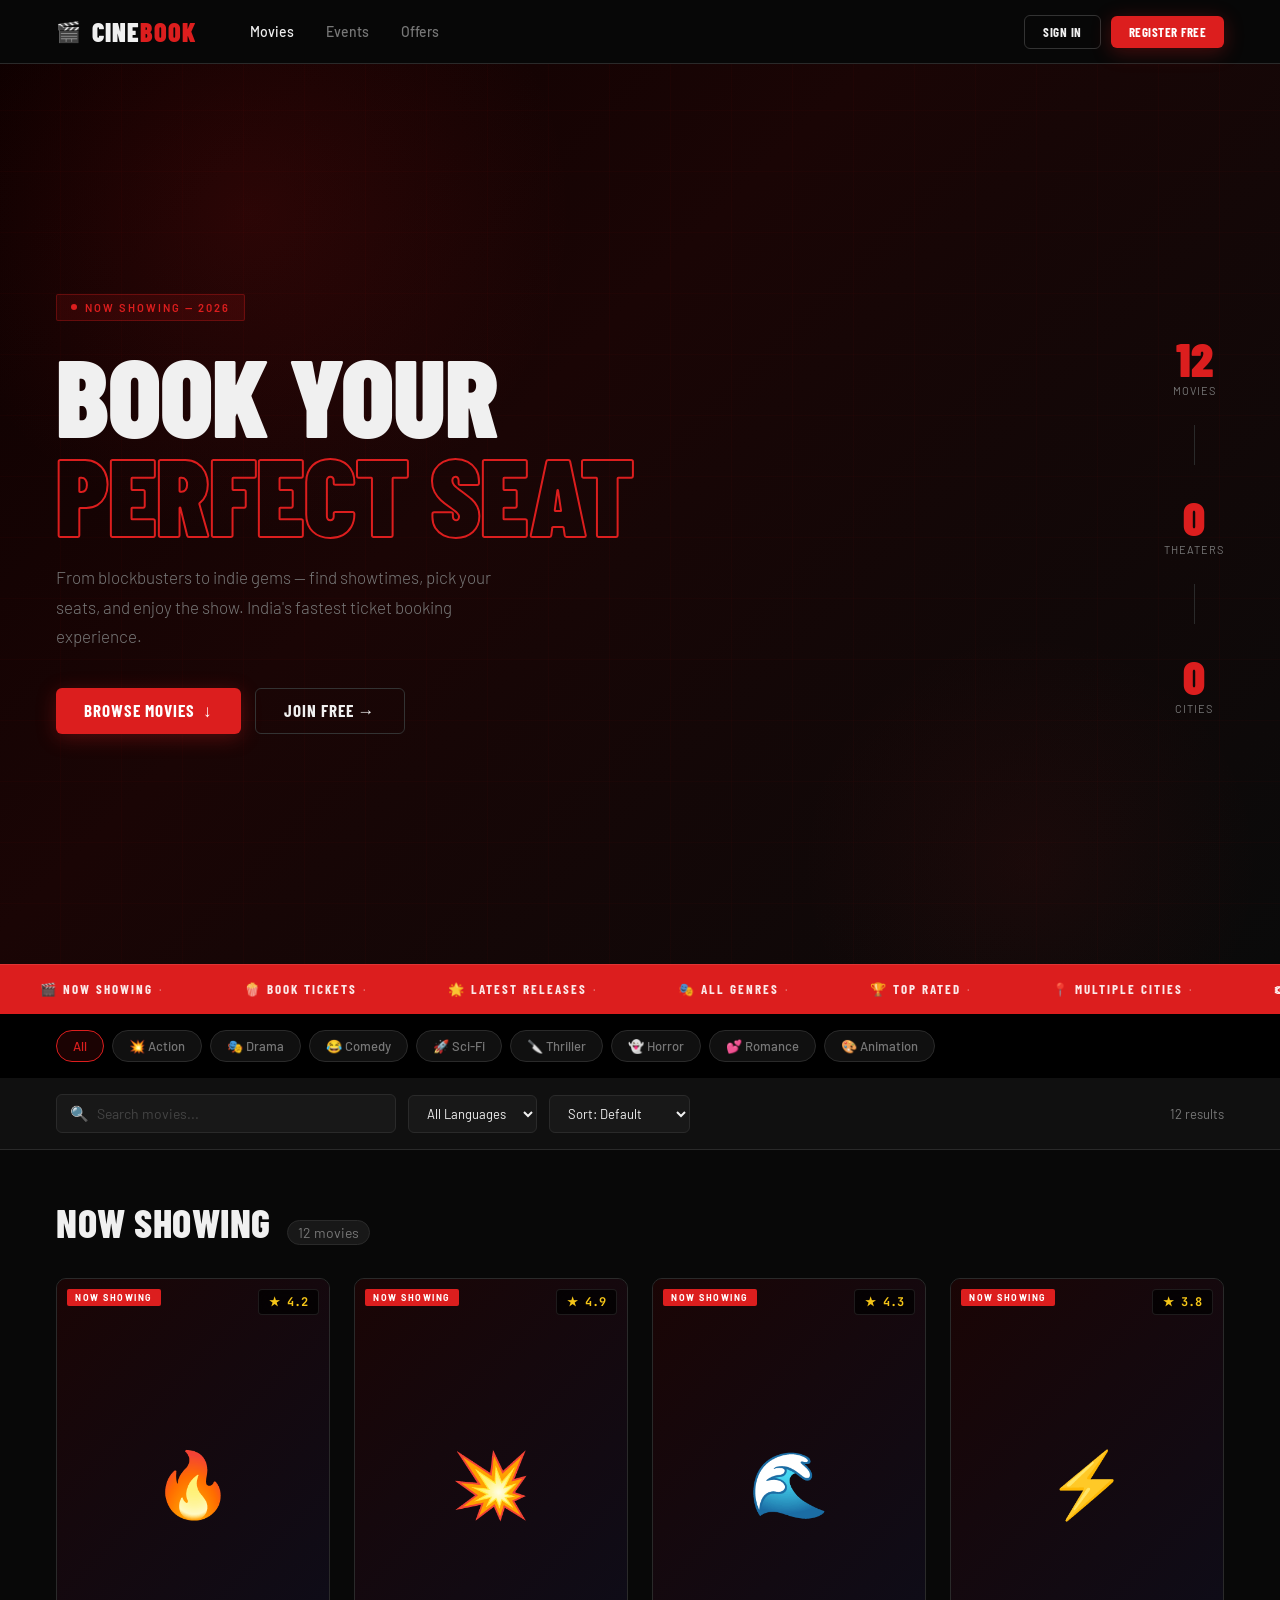
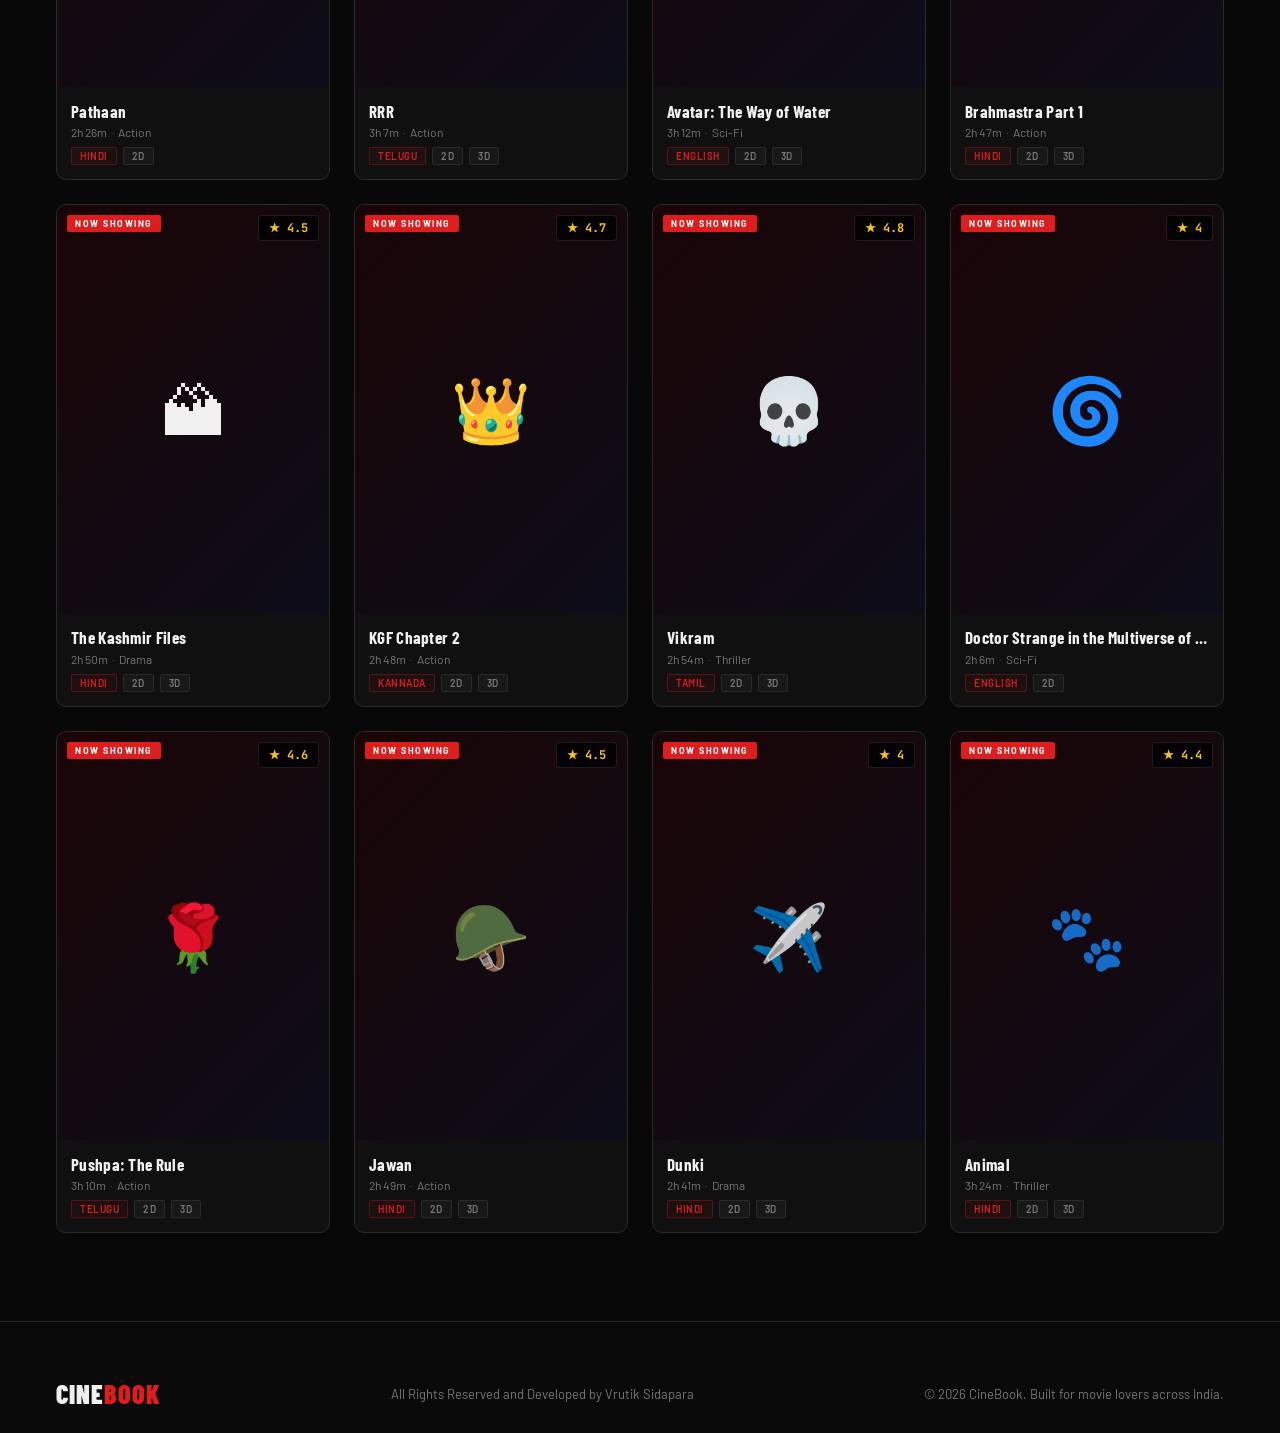
<file: index.html>
<!doctype html>
<html lang="en">
  <head>
    <meta charset="UTF-8" />
    <meta name="viewport" content="width=device-width, initial-scale=1.0" />
    <title>CineBook — Book Movie Tickets Online</title>
    <link rel="preconnect" href="https://fonts.googleapis.com" />
    <link
      href="https://fonts.googleapis.com/css2?family=Barlow+Condensed:ital,wght@0,400;0,600;0,700;0,800;0,900;1,700&family=Barlow:wght@300;400;500;600&family=JetBrains+Mono:wght@400;500&display=swap"
      rel="stylesheet"
    />
    <link rel="stylesheet" href="style.css" />
    <style>
      /* ── HERO ── */
      .hero {
        position: relative;
        min-height: 100vh;
        width: 100%;
        max-width: 100%;
        display: flex;
        align-items: center;
        justify-content: flex-start;
        overflow: hidden;
        background: linear-gradient(
          135deg,
          #0d0000 0%,
          #1a0505 40%,
          #0a0a0a 100%
        );
        padding: 80px 56px;
      }
      .hero-bg-reel {
        position: absolute;
        inset: 0;
        background-image:
          repeating-linear-gradient(
            0deg,
            transparent,
            transparent 60px,
            rgba(200, 0, 0, 0.03) 60px,
            rgba(200, 0, 0, 0.03) 61px
          ),
          repeating-linear-gradient(
            90deg,
            transparent,
            transparent 60px,
            rgba(200, 0, 0, 0.03) 60px,
            rgba(200, 0, 0, 0.03) 61px
          );
        pointer-events: none;
      }
      .hero-glow {
        position: absolute;
        top: -200px;
        left: -100px;
        width: 700px;
        height: 700px;
        border-radius: 50%;
        background: radial-gradient(
          circle,
          rgba(220, 30, 30, 0.12) 0%,
          transparent 65%
        );
        pointer-events: none;
      }
      .hero-glow-2 {
        position: absolute;
        bottom: -150px;
        right: 0;
        width: 500px;
        height: 500px;
        border-radius: 50%;
        background: radial-gradient(
          circle,
          rgba(220, 30, 30, 0.06) 0%,
          transparent 65%
        );
        pointer-events: none;
      }
      .hero-content {
        width: 100%;
        position: relative;
        z-index: 2;
        max-width: 100%;
        min-width: 0;
      }
      .hero-tag {
        display: inline-flex;
        align-items: center;
        gap: 8px;
        background: rgba(220, 30, 30, 0.12);
        border: 1px solid rgba(220, 30, 30, 0.3);
        color: var(--red);
        font-size: 11px;
        font-weight: 600;
        letter-spacing: 2px;
        text-transform: uppercase;
        padding: 6px 14px;
        border-radius: 2px;
        margin-bottom: 24px;
        animation: fadeUp 0.5s ease both;
      }
      .hero-tag-dot {
        width: 6px;
        height: 6px;
        background: var(--red);
        border-radius: 50%;
        animation: blink 1.5s ease infinite;
      }
      @keyframes blink {
        0%,
        100% {
          opacity: 1;
        }
        50% {
          opacity: 0.3;
        }
      }
      .hero h1 {
        font-family: "Barlow Condensed", sans-serif;
        font-size: clamp(56px, 9vw, 110px);
        font-weight: 900;
        line-height: 0.9;
        letter-spacing: -1px;
        margin-bottom: 20px;
        animation: fadeUp 0.5s 0.1s ease both;
      }
      .hero h1 .line2 {
        color: var(--red);
        display: block;
        -webkit-text-stroke: 2px var(--red);
      }
      .hero h1 .line2 span {
        -webkit-text-fill-color: transparent;
      }
      .hero-desc {
        font-size: 17px;
        color: var(--muted);
        line-height: 1.75;
        max-width: 480px;
        margin-bottom: 36px;
        font-weight: 300;
        animation: fadeUp 0.5s 0.2s ease both;
      }
      .hero-cta {
        display: flex;
        gap: 14px;
        flex-wrap: wrap;
        animation: fadeUp 0.5s 0.3s ease both;
      }
      .hero-stats {
        position: absolute;
        right: 56px;
        top: 30%;
        transform: translateY(-50%);
        display: flex;
        flex-direction: column;
        gap: 28px;
        z-index: 2;
        animation: fadeUp 0.5s 0.4s ease both;
      }
      .hero-stat {
        text-align: center;
      }
      .hero-stat-num {
        font-family: "Barlow Condensed", sans-serif;
        font-size: 48px;
        font-weight: 900;
        color: var(--red);
        line-height: 1;
      }
      .hero-stat-label {
        font-size: 11px;
        color: var(--muted);
        letter-spacing: 1px;
        text-transform: uppercase;
        margin-top: 2px;
      }
      .hero-divider {
        width: 1px;
        height: 40px;
        background: var(--border);
        margin: 0 auto;
      }

      /* ── MARQUEE ── */
      .marquee-bar {
        background: var(--red);
        padding: 0;
        overflow: hidden;
        border-top: 1px solid rgba(255, 255, 255, 0.1);
        display: flex;
        align-items: center;
        height: 50px;
        flex-shrink: 0;
      }
      .marquee-track {
        display: flex;
        align-items: center;
        gap: 0;
        animation: marquee 40s linear infinite;
        white-space: nowrap;
        flex-shrink: 0;
      }
      .marquee-item {
        font-family: "Barlow Condensed", sans-serif;
        font-size: 13px;
        font-weight: 700;
        letter-spacing: 2px;
        text-transform: uppercase;
        color: rgba(255, 255, 255, 0.9);
        padding: 0 40px;
        display: flex;
        align-items: center;
        justify-content: center;
        gap: 6px;
        flex-shrink: 0;
        line-height: 1;
        height: 50px;
      }
      .marquee-sep {
        color: rgba(255, 255, 255, 0.4);
        font-weight: 400;
      }
      @keyframes marquee {
        from {
          transform: translateX(0);
        }
        to {
          transform: translateX(-50%);
        }
      }

      /* ── FILTER BAR ── */
      .filter-strip {
        background: var(--surface);
        border-bottom: 1px solid var(--border);
        padding: 16px 56px;
        display: flex;
        width: 100%;
        align-items: center;
        gap: 12px;
        position: sticky;
        top: 64px;
        z-index: 90;
        flex-wrap: wrap;
        justify-content: flex-start;
      }
      .search-wrap {
        flex: 1;
        min-width: 200px;
        max-width: 340px;
        position: relative;
        display: flex;
        align-items: center;
      }
      .search-icon {
        position: absolute;
        left: 14px;
        color: var(--muted);
        font-size: 15px;
        pointer-events: none;
      }
      .search-input {
        width: 100%;
        padding: 10px 14px 10px 40px;
        background: var(--surface2);
        border: 1px solid var(--border);
        border-radius: 6px;
        color: var(--text);
        font-size: 14px;
        font-family: "Barlow", sans-serif;
        outline: none;
        transition: border-color 0.2s;
      }
      .search-input:focus {
        border-color: var(--red);
      }
      .search-input::placeholder {
        color: var(--muted2);
      }
      .filter-pill {
        padding: 9px 18px;
        border-radius: 6px;
        font-size: 13px;
        font-weight: 500;
        font-family: "Barlow", sans-serif;
        cursor: pointer;
        border: 1px solid var(--border);
        background: var(--surface2);
        color: var(--muted);
        transition: all 0.15s;
      }
      .filter-pill:hover {
        color: var(--text);
        border-color: var(--muted2);
      }
      .filter-pill.active {
        background: var(--red);
        color: #fff;
        border-color: var(--red);
      }
      .filter-select {
        padding: 9px 14px;
        border-radius: 6px;
        font-size: 13px;
        background: var(--surface2);
        border: 1px solid var(--border);
        color: var(--text);
        font-family: "Barlow", sans-serif;
        cursor: pointer;
        outline: none;
      }
      .filter-results {
        margin-left: auto;
        font-size: 13px;
        color: var(--muted);
        white-space: nowrap;
      }

      /* ── MOVIES SECTION ── */
      .movies-section {
        padding: 48px 56px;
      }
      .section-header {
        display: flex;
        align-items: baseline;
        gap: 16px;
        margin-bottom: 32px;
      }
      .section-title {
        font-family: "Barlow Condensed", sans-serif;
        font-size: 40px;
        font-weight: 800;
        letter-spacing: 0.5px;
      }
      .section-count {
        font-size: 14px;
        color: var(--muted);
        background: var(--surface2);
        border: 1px solid var(--border);
        padding: 3px 10px;
        border-radius: 20px;
      }

      /* ── MOVIE CARDS ── */
      .movies-grid {
        display: grid;
        grid-template-columns: repeat(auto-fill, minmax(220px, 1fr));
        gap: 24px;
      }
      .movie-card {
        background: var(--surface);
        border: 1px solid var(--border);
        border-radius: 10px;
        overflow: hidden;
        cursor: pointer;
        transition:
          transform 0.22s ease,
          border-color 0.22s ease,
          box-shadow 0.22s ease;
        position: relative;
      }
      .movie-card:hover {
        transform: translateY(-6px);
        border-color: rgba(220, 30, 30, 0.5);
        box-shadow:
          0 20px 48px rgba(220, 30, 30, 0.12),
          0 8px 16px rgba(0, 0, 0, 0.4);
      }
      .movie-poster {
        position: relative;
        aspect-ratio: 2/3;
        overflow: hidden;
        background: var(--surface2);
      }
      .movie-poster-img {
        width: 100%;
        height: 100%;
        object-fit: cover;
        transition: transform 0.4s ease;
      }
      .movie-card:hover .movie-poster-img {
        transform: scale(1.05);
      }
      .movie-poster-fallback {
        width: 100%;
        height: 100%;
        display: flex;
        align-items: center;
        justify-content: center;
        font-size: 64px;
        background: linear-gradient(135deg, #1a0505, #0d0d1a);
      }
      .movie-badge {
        position: absolute;
        top: 10px;
        left: 10px;
        background: var(--red);
        color: #fff;
        font-size: 9px;
        font-weight: 700;
        letter-spacing: 1.5px;
        text-transform: uppercase;
        padding: 3px 8px;
        border-radius: 2px;
      }
      .movie-rating-chip {
        position: absolute;
        top: 10px;
        right: 10px;
        background: rgba(0, 0, 0, 0.75);
        backdrop-filter: blur(10px);
        border: 1px solid rgba(255, 255, 255, 0.1);
        color: #f5c518;
        font-size: 12px;
        font-weight: 700;
        padding: 4px 10px;
        border-radius: 4px;
        display: flex;
        align-items: center;
        gap: 4px;
        font-family: "JetBrains Mono", monospace;
      }
      .movie-hover-overlay {
        position: absolute;
        inset: 0;
        background: linear-gradient(
          to top,
          rgba(0, 0, 0, 0.95) 0%,
          transparent 50%
        );
        opacity: 0;
        transition: opacity 0.3s ease;
        display: flex;
        flex-direction: column;
        justify-content: flex-end;
        padding: 16px;
      }
      .movie-card:hover .movie-hover-overlay {
        opacity: 1;
      }
      .hover-book-btn {
        background: var(--red);
        color: #fff;
        padding: 10px;
        border-radius: 6px;
        border: none;
        font-family: "Barlow Condensed", sans-serif;
        font-size: 16px;
        font-weight: 700;
        letter-spacing: 1px;
        cursor: pointer;
        width: 100%;
        text-transform: uppercase;
        transition: background 0.15s;
      }
      .hover-book-btn:hover {
        background: var(--red-dark);
      }
      .movie-info {
        padding: 14px;
      }
      .movie-title {
        font-family: "Barlow Condensed", sans-serif;
        font-size: 17px;
        font-weight: 700;
        letter-spacing: 0.3px;
        margin-bottom: 4px;
        line-height: 1.2;
        white-space: nowrap;
        overflow: hidden;
        text-overflow: ellipsis;
      }
      .movie-meta {
        font-size: 12px;
        color: var(--muted);
        margin-bottom: 8px;
      }
      .movie-tags-row {
        display: flex;
        gap: 6px;
        flex-wrap: wrap;
      }
      .movie-tag {
        font-size: 10px;
        font-weight: 600;
        letter-spacing: 0.5px;
        padding: 2px 8px;
        border-radius: 2px;
        text-transform: uppercase;
        background: var(--surface2);
        border: 1px solid var(--border);
        color: var(--muted);
      }
      .movie-tag.lang {
        border-color: rgba(220, 30, 30, 0.3);
        color: var(--red);
        background: rgba(220, 30, 30, 0.06);
      }

      /* ── SKELETON ── */
      .movies-skeleton {
        display: grid;
        grid-template-columns: repeat(auto-fill, minmax(220px, 1fr));
        gap: 24px;
      }
      .skel-card {
        background: var(--surface);
        border: 1px solid var(--border);
        border-radius: 10px;
        overflow: hidden;
      }
      .skel-poster {
        aspect-ratio: 2/3;
        background: var(--surface2);
        position: relative;
        overflow: hidden;
      }
      .skel-poster::after,
      .skel-line::after,
      .skel-line2::after {
        content: "";
        position: absolute;
        inset: 0;
        background: linear-gradient(
          90deg,
          transparent,
          rgba(255, 255, 255, 0.04),
          transparent
        );
        animation: shimmer 1.4s ease infinite;
      }
      .skel-line {
        height: 14px;
        background: var(--surface2);
        border-radius: 3px;
        margin: 14px 14px 8px;
        position: relative;
        overflow: hidden;
      }
      .skel-line2 {
        height: 12px;
        width: 60%;
        background: var(--surface2);
        border-radius: 3px;
        margin: 0 14px 14px;
        position: relative;
        overflow: hidden;
      }
      @keyframes shimmer {
        0% {
          transform: translateX(-100%);
        }
        100% {
          transform: translateX(100%);
        }
      }

      /* ── EMPTY ── */
      .empty-wrap {
        grid-column: 1/-1;
        text-align: center;
        padding: 80px 20px;
      }
      .empty-icon {
        font-size: 64px;
        margin-bottom: 20px;
        opacity: 0.5;
      }
      .empty-title {
        font-family: "Barlow Condensed", sans-serif;
        font-size: 28px;
        font-weight: 700;
        color: var(--text);
        margin-bottom: 8px;
      }
      .empty-sub {
        color: var(--muted);
        font-size: 15px;
      }

      /* ── GENRE CHIPS ── */
      .genre-row {
        display: flex;
        gap: 8px;
        flex-wrap: nowrap;
        padding: 16px 56px 16px;
        margin-top: 0;
        position: relative;
        z-index: 2;
        background: #000;
        overflow-x: auto;
        scrollbar-width: none;
      }
      .genre-row::-webkit-scrollbar {
        display: none;
      }
      .genre-chip {
        padding: 7px 16px;
        border-radius: 20px;
        font-size: 13px;
        font-weight: 500;
        font-family: "Barlow", sans-serif;
        cursor: pointer;
        border: 1px solid var(--border);
        background: var(--surface);
        color: var(--muted);
        transition: all 0.15s;
      }
      .genre-chip:hover {
        color: var(--text);
        border-color: var(--muted2);
      }
      .genre-chip.active {
        background: rgba(220, 30, 30, 0.12);
        border-color: var(--red);
        color: var(--red);
      }

      /* ── FOOTER ── */
      .footer {
        background: #0a0a0a;
        border-top: 1px solid var(--border);
        padding: 56px 56px 24px;
        margin-top: 40px;
      }
      /* .footer-main {
        display: flex;
        gap: 48px;
        justify-content: space-between;
        flex-wrap: wrap;
        margin-bottom: 40px;
      }
      .footer-brand {
        max-width: 220px;
      } */
      .footer-logo {
        font-family: "Barlow Condensed", sans-serif;
        font-size: 26px;
        font-weight: 900;
        color: var(--text);
        letter-spacing: 1px;
      }
      .footer-logo em {
        color: var(--red);
        font-style: normal;
      }
      /* Desktop 1024px */
      @media (max-width: 1024px) {
        .hero-stats {
          right: 20px;
        }
        .hero-content {
          max-width: calc(100% - 120px);
        }
      }

      @media (max-width: 768px) {
        .hero-stats {
          display: none !important;
        }
        .hero {
          padding: 80px 20px 60px !important;
        }
        /* #idxCityWrap {
          display: none !important;
        } */
        #navRight .btn {
          padding: 6px 10px !important;
          font-size: 11px !important;
          letter-spacing: 0 !important;
        }
        .nav-right {
          flex-shrink: 0;
          gap: 4px !important;
          overflow: visible !important;
        }
        .nav-hamburger {
          margin-left: 0 !important; /* ← આ add કરો */
          flex-shrink: 0 !important; /* ← આ add કરો */
        }
      }
      /* Small Mobile 480px */
      @media (max-width: 480px) {
        .hero {
          padding: 80px 16px 50px !important;
        }
      }

      @media (max-width: 480px) {
        /* #idxCityWrap {
          display: none !important;
        } */
        #navRight .btn {
          padding: 5px 8px !important;
          font-size: 10px !important;
          width: 70px !important;
        }
      }
      /* .footer-tagline {
        font-size: 13px;
        color: var(--muted);
        margin-top: 10px;
        line-height: 1.6;
      }
      .footer-dev {
        font-size: 12px;
        color: var(--muted);
        margin-top: 8px;
        margin-bottom: 4px;
      }
      .footer-dev strong {
        color: var(--red);
      }
      .footer-socials {
        display: flex;
        gap: 8px;
        margin-top: 16px;
        flex-wrap: wrap;
      }
      .footer-social-btn {
        width: 36px;
        height: 36px;
        display: inline-flex;
        align-items: center;
        justify-content: center;
        border-radius: 8px;
        border: 1px solid var(--border);
        color: var(--muted);
        text-decoration: none;
        transition: all 0.2s;
        background: var(--surface2);
      }
      .footer-social-btn:hover {
        color: var(--red);
        border-color: rgba(220, 30, 30, 0.4);
        background: rgba(220, 30, 30, 0.06);
        transform: translateY(-2px);
      }
      .footer-section {
        min-width: 120px;
      }
      .footer-heading {
        font-family: "Barlow Condensed", sans-serif;
        font-size: 13px;
        font-weight: 700;
        letter-spacing: 2px;
        text-transform: uppercase;
        color: var(--text);
        margin-bottom: 16px;
      }
      .footer-list {
        list-style: none;
        padding: 0;
        margin: 0;
        display: flex;
        flex-direction: column;
        gap: 10px;
      }
      .footer-list a {
        font-size: 13px;
        color: var(--muted);
        text-decoration: none;
        transition: color 0.15s;
      }
      .footer-list a:hover {
        color: var(--red);
      }
      .footer-bottom {
        border-top: 1px solid var(--border);
        padding-top: 20px;
        display: flex;
        justify-content: space-between;
        align-items: center;
        font-size: 12px;
        color: var(--muted);
        flex-wrap: wrap;
        gap: 10px;
      }
      .footer-back-top {
        color: var(--muted);
        text-decoration: none;
        font-size: 12px;
        font-weight: 600;
        letter-spacing: 0.5px;
        transition: color 0.15s;
      }
      .footer-back-top:hover {
        color: var(--red);
      } */
    </style>
  </head>
  <body>
    <div id="toast-root"></div>
    <div id="auth-modal-root"></div>

    <!-- NAVBAR -->
    <nav class="navbar" id="mainNav">
      <div class="nav-left">
        <div class="logo" onclick="window.location.href = 'index.html'">
          <span class="logo-icon">🎬</span>
          <span class="logo-text">CINE<em>BOOK</em></span>
        </div>
        <div class="nav-links">
          <a class="nav-link active" href="index.html">Movies</a>
          <a class="nav-link" href="#" onclick="showComing()">Events</a>
          <a class="nav-link" href="#" onclick="showComing()">Offers</a>
        </div>
      </div>
      <div class="nav-right" id="navRight">
        <!-- filled by JS -->
      </div>
      <button
        class="nav-hamburger"
        id="hamburgerBtn"
        onclick="toggleMobileMenu()"
      >
        <span></span><span></span><span></span>
      </button>
      <div class="nav-mobile-menu" id="mobileMenu">
        <a class="nav-mobile-link active" href="index.html">🎬 Movies</a>
        <a class="nav-link" href="#" onclick="showComing()">🎭 Events</a>
        <a class="nav-link" href="#" onclick="showComing()">🎁 Offers</a>
        <div class="nav-mobile-divider"></div>
        <div id="mobileAdminBtn"></div>
        <div id="mobileNavRight"></div>
      </div>
    </nav>

    <!-- HERO -->
    <section class="hero">
      <div class="hero-bg-reel"></div>
      <div class="hero-glow"></div>
      <div class="hero-glow-2"></div>
      <div class="hero-content">
        <div class="hero-tag">
          <span class="hero-tag-dot"></span>Now Showing — 2026
        </div>
        <h1>
          BOOK YOUR<br /><span class="line2"><span>PERFECT SEAT</span></span>
        </h1>
        <p class="hero-desc">
          From blockbusters to indie gems — find showtimes, pick your seats, and
          enjoy the show. India's fastest ticket booking experience.
        </p>
        <div class="hero-cta">
          <button
            class="btn btn-red"
            onclick="
              document
                .getElementById('movies-anchor')
                .scrollIntoView({ behavior: 'smooth' })
            "
          >
            Browse Movies &nbsp;↓
          </button>
          <button class="btn btn-ghost" onclick="openAuthModal('register')">
            Join Free →
          </button>
        </div>
      </div>
      <div class="hero-stats">
        <div class="hero-stat">
          <div class="hero-stat-num" id="statMovies">—</div>
          <div class="hero-stat-label">Movies</div>
        </div>
        <div class="hero-divider"></div>
        <div class="hero-stat">
          <div class="hero-stat-num" id="statTheaters">0</div>
          <div class="hero-stat-label">Theaters</div>
        </div>
        <div class="hero-divider"></div>
        <div class="hero-stat">
          <div class="hero-stat-num" id="statCities">0</div>
          <div class="hero-stat-label">Cities</div>
        </div>
      </div>
    </section>

    <!-- MARQUEE -->
    <div class="marquee-bar" aria-hidden="true">
      <div class="marquee-track" id="marqueeTrack">
        <span class="marquee-item"
          >🎬 Now Showing <span class="marquee-sep">·</span></span
        >
        <span class="marquee-item"
          >🍿 Book Tickets <span class="marquee-sep">·</span></span
        >
        <span class="marquee-item"
          >🌟 Latest Releases <span class="marquee-sep">·</span></span
        >
        <span class="marquee-item"
          >🎭 All Genres <span class="marquee-sep">·</span></span
        >
        <span class="marquee-item"
          >🏆 Top Rated <span class="marquee-sep">·</span></span
        >
        <span class="marquee-item"
          >📍 Multiple Cities <span class="marquee-sep">·</span></span
        >
        <span class="marquee-item"
          >🎟 Easy Booking <span class="marquee-sep">·</span></span
        >
        <span class="marquee-item"
          >🔥 Blockbusters <span class="marquee-sep">·</span></span
        >
        <span class="marquee-item"
          >🎬 Now Showing <span class="marquee-sep">·</span></span
        >
        <span class="marquee-item"
          >🍿 Book Tickets <span class="marquee-sep">·</span></span
        >
        <span class="marquee-item"
          >🌟 Latest Releases <span class="marquee-sep">·</span></span
        >
        <span class="marquee-item"
          >🎭 All Genres <span class="marquee-sep">·</span></span
        >
        <span class="marquee-item"
          >🏆 Top Rated <span class="marquee-sep">·</span></span
        >
        <span class="marquee-item"
          >📍 Multiple Cities <span class="marquee-sep">·</span></span
        >
        <span class="marquee-item"
          >🎟 Easy Booking <span class="marquee-sep">·</span></span
        >
        <span class="marquee-item"
          >🔥 Blockbusters <span class="marquee-sep">·</span></span
        >
      </div>
    </div>

    <!-- GENRE CHIPS -->
    <div class="genre-row" id="genreChips">
      <div class="genre-chip active" onclick="filterGenre('', this)">All</div>
      <div class="genre-chip" onclick="filterGenre('Action', this)">
        💥 Action
      </div>
      <div class="genre-chip" onclick="filterGenre('Drama', this)">
        🎭 Drama
      </div>
      <div class="genre-chip" onclick="filterGenre('Comedy', this)">
        😂 Comedy
      </div>
      <div class="genre-chip" onclick="filterGenre('Sci-Fi', this)">
        🚀 Sci-Fi
      </div>
      <div class="genre-chip" onclick="filterGenre('Thriller', this)">
        🔪 Thriller
      </div>
      <div class="genre-chip" onclick="filterGenre('Horror', this)">
        👻 Horror
      </div>
      <div class="genre-chip" onclick="filterGenre('Romance', this)">
        💕 Romance
      </div>
      <div class="genre-chip" onclick="filterGenre('Animation', this)">
        🎨 Animation
      </div>
    </div>

    <!-- FILTER BAR -->
    <div class="filter-strip">
      <div class="search-wrap">
        <span class="search-icon">🔍</span>
        <input
          type="text"
          class="search-input"
          placeholder="Search movies..."
          id="searchBox"
          oninput="applyFilters()"
        />
      </div>
      <select class="filter-select" id="langSelect" onchange="applyFilters()">
        <option value="">All Languages</option>
        <option>Hindi</option>
        <option>English</option>
        <option>Tamil</option>
        <option>Telugu</option>
        <option>Malayalam</option>
        <option>Kannada</option>
      </select>
      <select class="filter-select" id="sortSelect" onchange="applyFilters()">
        <option value="">Sort: Default</option>
        <option value="rating">Sort: Rating ↓</option>
        <option value="az">Sort: A → Z</option>
        <option value="duration">Sort: Duration ↓</option>
      </select>
      <div class="filter-results" id="filterResults">Loading movies...</div>
    </div>

    <!-- MOVIES GRID -->
    <div class="movies-section" id="movies-anchor">
      <div class="section-header">
        <div class="section-title">NOW SHOWING</div>
        <div class="section-count" id="movieCount">—</div>
      </div>
      <div id="moviesGrid" class="movies-skeleton">
        <div class="skel-card">
          <div class="skel-poster"></div>
          <div class="skel-line"></div>
          <div class="skel-line2"></div>
        </div>
        <div class="skel-card">
          <div class="skel-poster"></div>
          <div class="skel-line"></div>
          <div class="skel-line2"></div>
        </div>
        <div class="skel-card">
          <div class="skel-poster"></div>
          <div class="skel-line"></div>
          <div class="skel-line2"></div>
        </div>
        <div class="skel-card">
          <div class="skel-poster"></div>
          <div class="skel-line"></div>
          <div class="skel-line2"></div>
        </div>
        <div class="skel-card">
          <div class="skel-poster"></div>
          <div class="skel-line"></div>
          <div class="skel-line2"></div>
        </div>
        <div class="skel-card">
          <div class="skel-poster"></div>
          <div class="skel-line"></div>
          <div class="skel-line2"></div>
        </div>
        <div class="skel-card">
          <div class="skel-poster"></div>
          <div class="skel-line"></div>
          <div class="skel-line2"></div>
        </div>
        <div class="skel-card">
          <div class="skel-poster"></div>
          <div class="skel-line"></div>
          <div class="skel-line2"></div>
        </div>
      </div>
    </div>

    <!-- FOOTER -->
    <footer class="footer">
      <div class="footer-logo">CINE<em>BOOK</em></div>
      <div class="footer-copy">
        All Rights Reserved and Developed by Vrutik Sidapara
      </div>
      <div class="footer-copy">
        © 2026 CineBook. Built for movie lovers across India.
      </div>
    </footer>

    <script src="script.js"></script>
    <script>
      // ─────────────────────────────────────────
      // HOME PAGE LOGIC
      // ─────────────────────────────────────────
      const MOCK_MOVIES = [
        {
          _id: "m1",
          title: "Pathaan",
          genre: "Action",
          language: "Hindi",
          duration: 146,
          rating: 4.2,
          emoji: "🔥",
          description:
            "An exiled spy returns to India on a mission to stop the most lethal mercenary force ever assembled.",
        },
        {
          _id: "m2",
          title: "RRR",
          genre: "Action",
          language: "Telugu",
          duration: 187,
          rating: 4.9,
          emoji: "💥",
          description:
            "A fictional take on the lives of two legendary revolutionaries before they began fighting for their country.",
        },
        {
          _id: "m3",
          title: "Avatar: The Way of Water",
          genre: "Sci-Fi",
          language: "English",
          duration: 192,
          rating: 4.3,
          emoji: "🌊",
          description:
            "The Sully family journeys to the seas of Pandora to protect themselves from a relentless threat.",
        },
        {
          _id: "m4",
          title: "Brahmastra Part 1",
          genre: "Action",
          language: "Hindi",
          duration: 167,
          rating: 3.8,
          emoji: "⚡",
          description:
            "A unique love story set in the magical universe of ancient Indian weapons — the Astras.",
        },
        {
          _id: "m5",
          title: "The Kashmir Files",
          genre: "Drama",
          language: "Hindi",
          duration: 170,
          rating: 4.5,
          emoji: "🏔",
          description:
            "The untold truth of the exodus of Kashmiri Pandits, one of the greatest human rights tragedies.",
        },
        {
          _id: "m6",
          title: "KGF Chapter 2",
          genre: "Action",
          language: "Kannada",
          duration: 168,
          rating: 4.7,
          emoji: "👑",
          description:
            "Rocky's empire expands but bloodier conflicts and dangerous enemies threaten his new kingdom.",
        },
        {
          _id: "m7",
          title: "Vikram",
          genre: "Thriller",
          language: "Tamil",
          duration: 174,
          rating: 4.8,
          emoji: "💀",
          description:
            "A black ops operative is set on a deadly mission. Retribution will be sought by those who wronged him.",
        },
        {
          _id: "m8",
          title: "Doctor Strange in the Multiverse of Madness",
          genre: "Sci-Fi",
          language: "English",
          duration: 126,
          rating: 4.0,
          emoji: "🌀",
          description:
            "Doctor Strange ventures into the Multiverse and faces the consequences of his powers.",
        },
        {
          _id: "m9",
          title: "Pushpa: The Rule",
          genre: "Action",
          language: "Telugu",
          duration: 190,
          rating: 4.6,
          emoji: "🌹",
          description:
            "The iconic red sandalwood smuggler takes on rivals and threats that go all the way to the top.",
        },
        {
          _id: "m10",
          title: "Jawan",
          genre: "Action",
          language: "Hindi",
          duration: 169,
          rating: 4.5,
          emoji: "🪖",
          description:
            "A man driven by a personal vendetta carries out a series of carefully planned heists.",
        },
        {
          _id: "m11",
          title: "Dunki",
          genre: "Drama",
          language: "Hindi",
          duration: 161,
          rating: 4.0,
          emoji: "✈️",
          description:
            "A heartwarming story about ordinary people with extraordinary dreams of reaching another land.",
        },
        {
          _id: "m12",
          title: "Animal",
          genre: "Thriller",
          language: "Hindi",
          duration: 204,
          rating: 4.4,
          emoji: "🐾",
          description:
            "A son's love for his father manifests as a ruthless, obsessive mission of revenge and power.",
        },
      ];

      let allMovies = [];
      let activeGenre = "";

      async function loadMovies() {
        const r = await api("GET", "/movies");

        const movies = r.data?.movies || r.data?.data || r.data || [];

        allMovies =
          Array.isArray(movies) && movies.length ? movies : MOCK_MOVIES;

        // THEATER COUNT
        const theaterRes = await api("GET", "/theater");
        const theaters =
          theaterRes.data?.theaters || theaterRes.data?.data || [];
        document.getElementById("statTheaters").textContent = theaters.length;

        // CITY COUNT + dropdown
        const cityRes = await api("GET", "/city");
        const cities = cityRes.data?.city || cityRes.data?.data || [];
        document.getElementById("statCities").textContent = cities.length;

        // ── City dropdown in navbar ──
        const cityNames = cities
          .map((c) => c.Name || c.name)
          .filter(Boolean)
          .sort();
        const navRight = document.getElementById("navRight");
        if (cityNames.length && !document.getElementById("idxCityWrap")) {
          const div = document.createElement("div");
          div.id = "idxCityWrap";
          div.style.cssText = "display:flex;align-items:center;gap:4px;";
          div.innerHTML = `
            <span style="font-size:13px;color:var(--muted)">📍</span>
            <select
              id="idxCitySelect"
              style="background:#111;color:white;border:1px solid #333;/* height:40px */;padding:8px 18px;border-radius:10px;font-size:12px;cursor:pointer;outline:none;"            >
              <option value="">All Cities</option>
              ${cityNames.map((c) => `<option value="${c}">${c}</option>`).join("")}
            </select>`;
          navRight.prepend(div);
          // ✅ આ line add કરો
          const isMobile = window.innerWidth < 448;
          div.style.display = !isMobile || Auth.isLoggedIn() ? "flex" : "none";
        }

        // MOVIE COUNT
        document.getElementById("statMovies").textContent = allMovies.length;
        document.getElementById("movieCount").textContent =
          `${allMovies.length} movies`;

        applyFilters();
      }

      function filterGenre(genre, el) {
        activeGenre = genre;
        document
          .querySelectorAll(".genre-chip")
          .forEach((c) => c.classList.remove("active"));
        el.classList.add("active");
        applyFilters();
      }

      function applyFilters() {
        const search = document
          .getElementById("searchBox")
          .value.toLowerCase()
          .trim();
        const lang = document.getElementById("langSelect").value;
        const sort = document.getElementById("sortSelect").value;

        let filtered = allMovies.filter(
          (m) =>
            (!search ||
              m.title.toLowerCase().includes(search) ||
              (m.genre || "").toLowerCase().includes(search)) &&
            (!activeGenre || m.genre === activeGenre) &&
            (!lang || m.language === lang),
        );

        if (sort === "rating")
          filtered.sort((a, b) => (b.rating || 0) - (a.rating || 0));
        else if (sort === "az")
          filtered.sort((a, b) => a.title.localeCompare(b.title));
        else if (sort === "duration")
          filtered.sort((a, b) => (b.duration || 0) - (a.duration || 0));

        document.getElementById("filterResults").textContent =
          `${filtered.length} result${filtered.length !== 1 ? "s" : ""}`;
        renderMovies(filtered);
      }

      function renderMovies(movies) {
        const grid = document.getElementById("moviesGrid");
        grid.className = "movies-grid";

        if (!movies.length) {
          grid.innerHTML = `<div class="empty-wrap">
  <div class="empty-icon">🎬</div>
  <div class="empty-title">No movies found</div>
  <div class="empty-sub">Try adjusting your filters or search terms</div>
</div>`;
          return;
        }

        grid.innerHTML = movies
          .map((m) => {
            // ✅ handle both DB fields (Name, Duration) and mock fields (title, duration)
            const title = m.title || m.Name || "Unknown";
            const duration = m.duration || m.Duration || 120;
            const genre = m.genre || "Drama";
            const language = m.language || "Hindi";
            const id = m.id || m._id;

            const rating = m.rating || (3.5 + Math.random()).toFixed(1);

            // ✅ Hide fallback when image exists
            const hasPoster = !!m.image;

            const imgSrc = m.image?.startsWith("http")
              ? m.image
              : `https://cinebook-app.onrender.com/uploads/${m.image}`;

            const imgHtml = hasPoster
              ? `<img class="movie-poster-img"
      src="${imgSrc}"
      alt="${title}"
      onerror="this.parentElement.querySelector('.movie-poster-fallback').style.display='flex';this.style.display='none'">`
              : "";

            return `<div class="movie-card" onclick="goToDetail('${id}')">
  <div class="movie-poster">
    <div class="movie-poster-fallback" style="${hasPoster ? "display:none" : "display:flex"}">${m.emoji || "🎬"}</div>
    ${imgHtml}
    <div class="movie-badge">Now Showing</div>
    <div class="movie-rating-chip">★ ${rating}</div>
    <div class="movie-hover-overlay">
      <button class="hover-book-btn" onclick="event.stopPropagation();goToDetail('${id}')">BOOK TICKETS →</button>
    </div>
  </div>
  <div class="movie-info">
    <div class="movie-title">${title}</div>
    <div class="movie-meta">${Math.floor(duration / 60)}h ${duration % 60}m
  &nbsp;·&nbsp;
  ${genre}</div>
    <div class="movie-tags-row">
      <span class="movie-tag lang">${language}</span>
      <span class="movie-tag">2D</span>
      ${duration > 150 ? '<span class="movie-tag">3D</span>' : ""}
    </div>
  </div>
</div>`;
          })
          .join("");
      }

      function goToDetail(id) {
        sessionStorage.setItem("cb_movie", id);

        // ✅ Normalize field names before saving so detail page can read them
        const normalized = allMovies.map((m) => ({
          ...m,
          title: m.title || m.Name,
          description: m.description || m.Description,
          duration: m.duration || m.Duration,
        }));

        sessionStorage.setItem("cb_movies", JSON.stringify(normalized));
        window.location.href = `detail.html?id=${id}`;
      }

      function showComing() {
        showToast("Coming soon! 🚀", "info");
      }

      function toggleMobileMenu() {
        const menu = document.getElementById("mobileMenu");
        const btn = document.getElementById("hamburgerBtn");

        menu.classList.toggle("open");
        btn.classList.toggle("open");
      }

      document.addEventListener("click", (e) => {
        const menu = document.getElementById("mobileMenu");
        const btn = document.getElementById("hamburgerBtn");

        if (!menu.contains(e.target) && !btn.contains(e.target)) {
          menu.classList.remove("open");
          btn.classList.remove("open");
        }
      });

      const _origRenderNav = renderNav;
      window.renderNav = function () {
        _origRenderNav();
        const wrap = document.getElementById("idxCityWrap");
        if (wrap) {
          const isMobile = window.innerWidth < 448;
          wrap.style.display = !isMobile || Auth.isLoggedIn() ? "flex" : "none";
        }
      };

      window.addEventListener("resize", () => {
        const wrap = document.getElementById("idxCityWrap");
        if (wrap) {
          const isMobile = window.innerWidth < 448;
          wrap.style.display = !isMobile || Auth.isLoggedIn() ? "flex" : "none";
        }
      });

      // Init
      initShared();
      renderNav();
      loadMovies();

      // ✅ Handle email verification redirect
      (function handleVerifyRedirect() {
        const params = new URLSearchParams(window.location.search);
        const verified = params.get("verified");
        const verifiedEmail = params.get("email");

        if (verified === "true") {
          showToast("Email verified! You can now log in. ✅", "success");
          openAuthModal("login");
          if (verifiedEmail) {
            setTimeout(() => {
              const loginEmail = document.getElementById("loginEmail");
              if (loginEmail) loginEmail.value = verifiedEmail;
            }, 50);
          }
        } else if (verified === "false") {
          showToast("Verification link is invalid or expired. ❌", "error");
        }
        if (verified !== null) {
          window.history.replaceState(
            {},
            document.title,
            window.location.pathname,
          );
        }
      })();
    </script>
  </body>
</html>
</file>
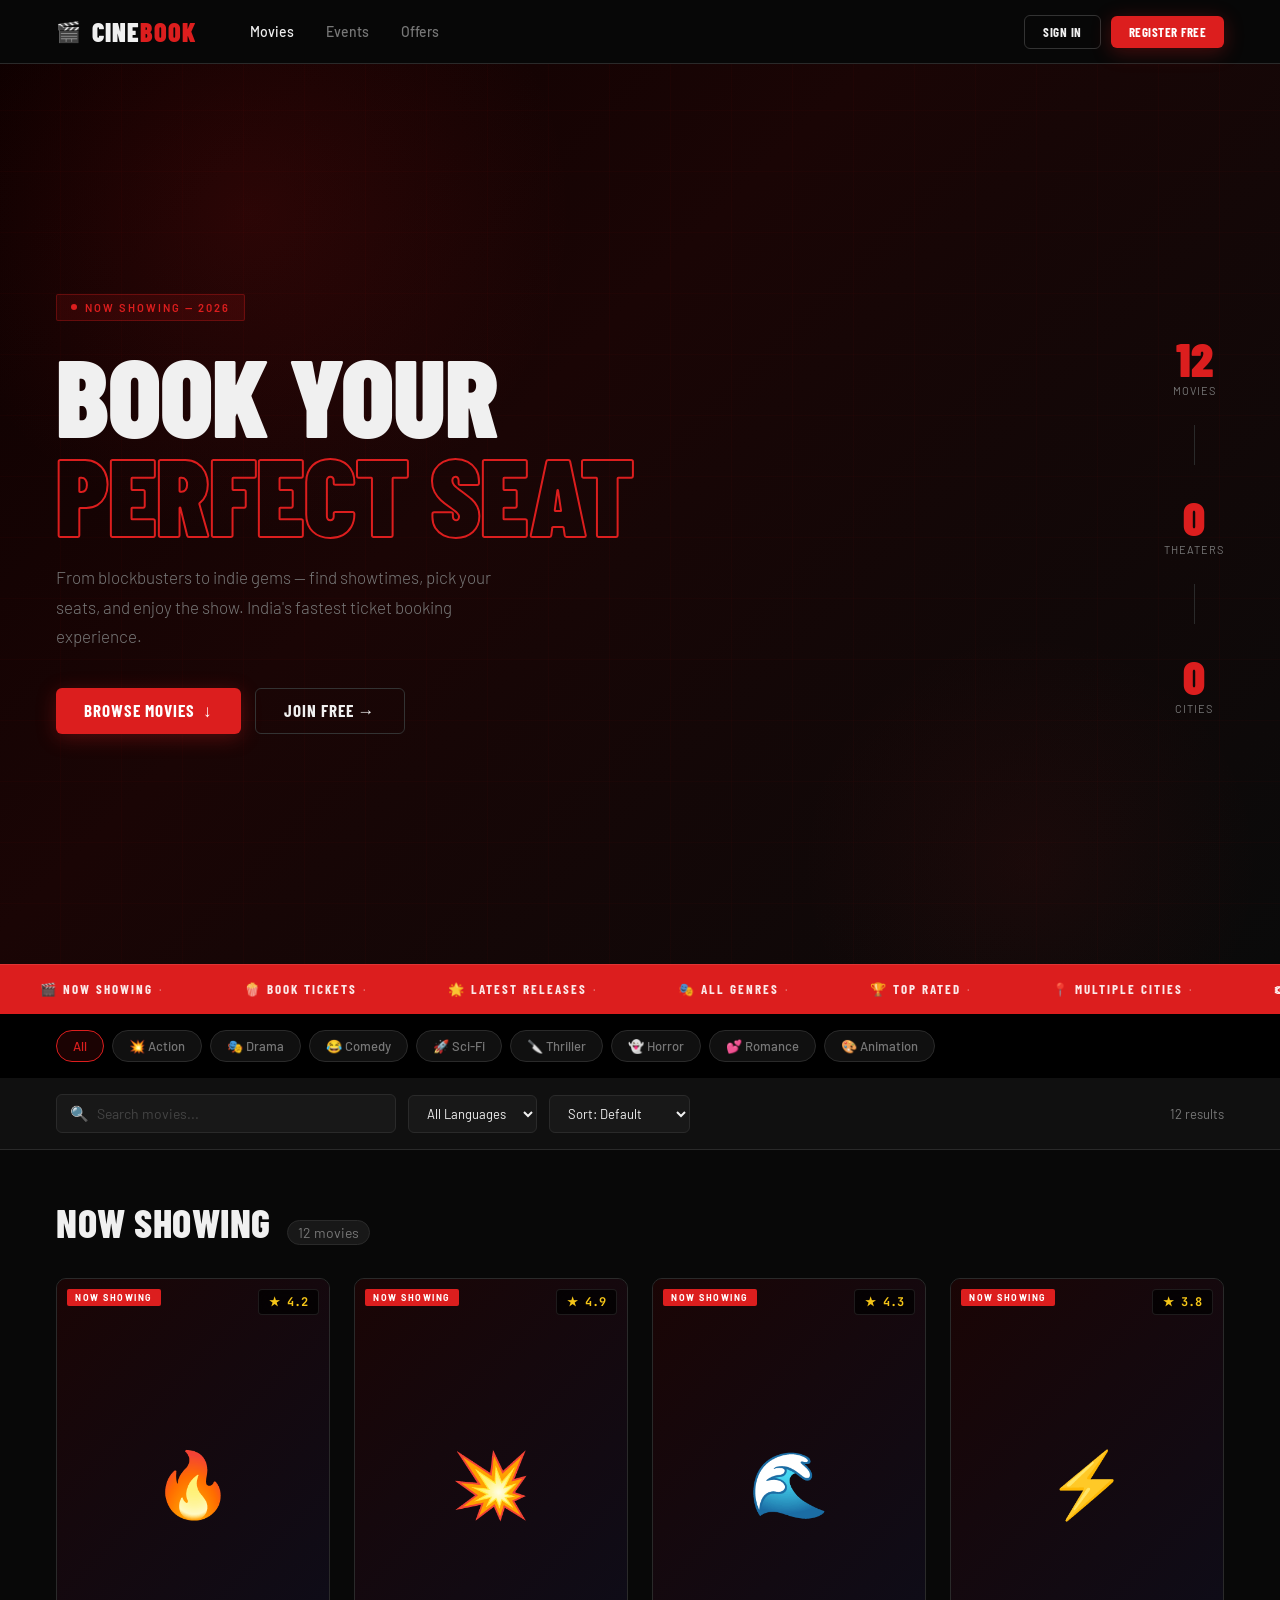
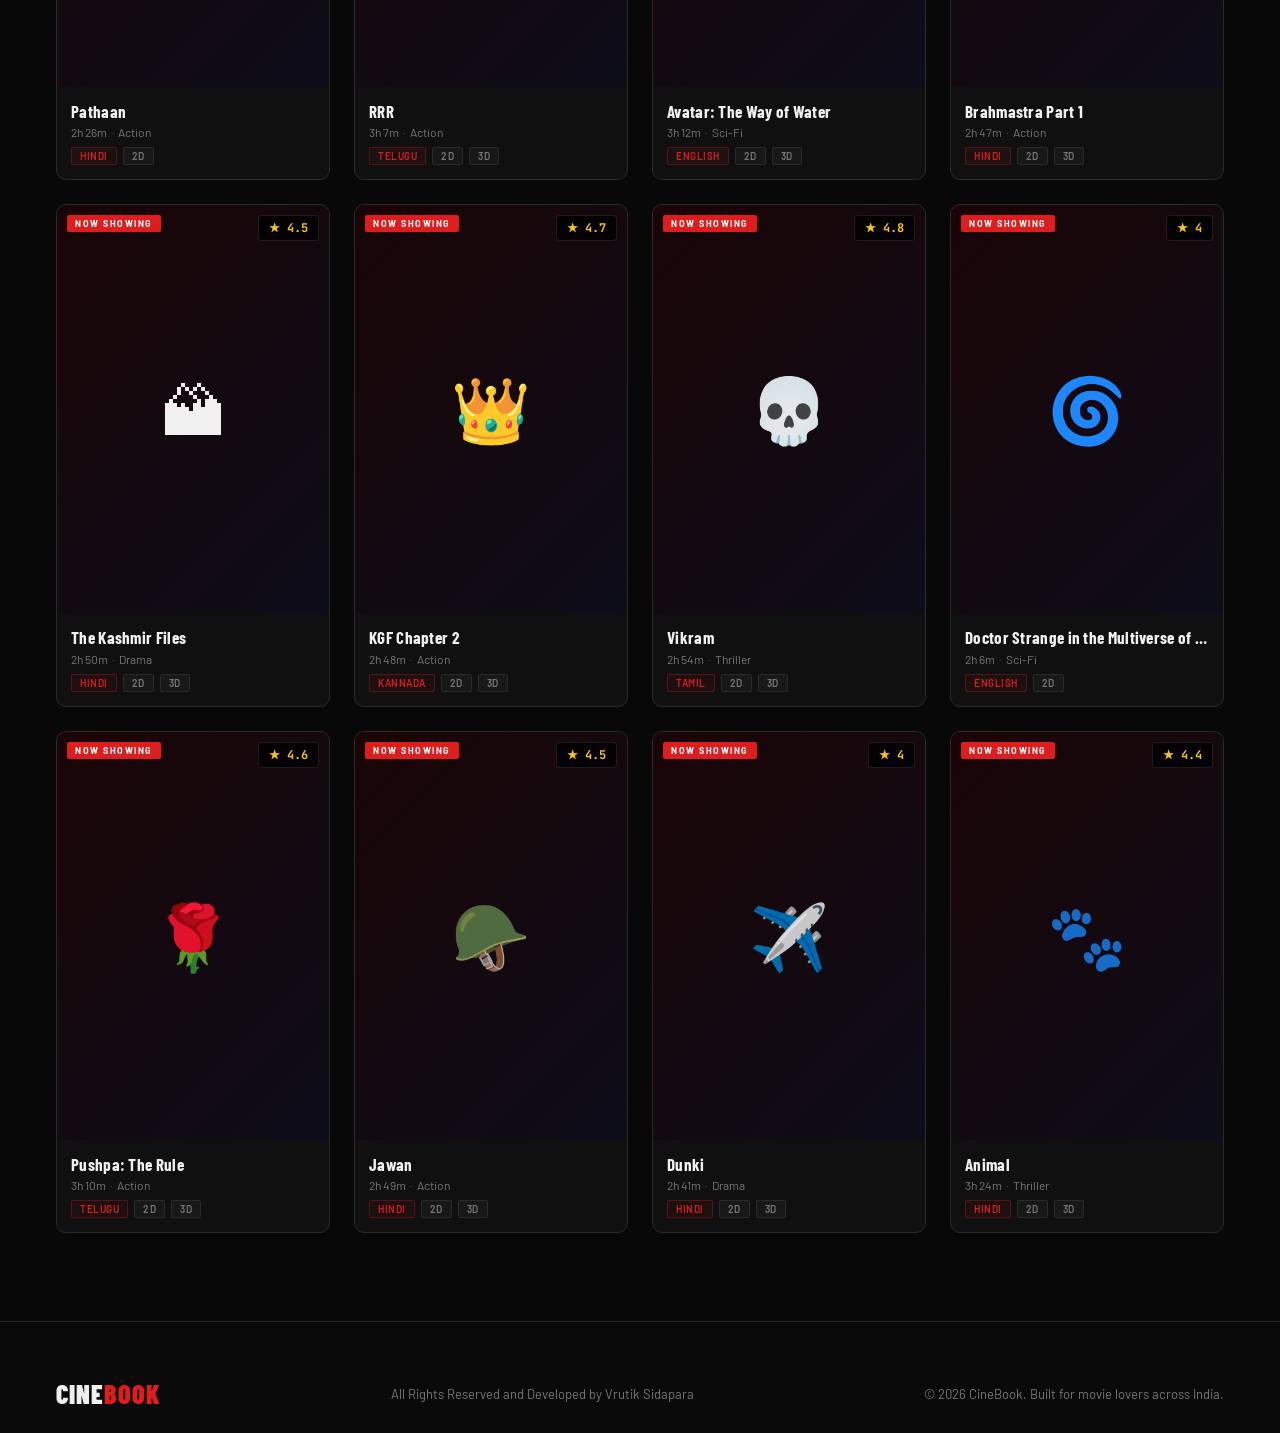
<file: admin.html>
<!doctype html>
<html lang="en">
  <head>
    <meta charset="UTF-8" />
    <meta name="viewport" content="width=device-width, initial-scale=1.0" />
    <title>CineBook — Admin Dashboard</title>
    <link rel="stylesheet" href="style.css" />
    <style>
      .upload-preview {
        width: 100%;
        aspect-ratio: 2/1;
        border-radius: 6px;
        overflow: hidden;
        background: var(--surface2);
        display: none;
        margin-top: 10px;
      }
      .upload-preview img {
        width: 100%;
        height: 100%;
        object-fit: cover;
      }
      .schedule-item {
        display: flex;
        align-items: center;
        gap: 16px;
        padding: 16px 20px;
        border-bottom: 1px solid rgba(42, 42, 42, 0.6);
      }
      .schedule-item:last-child {
        border-bottom: none;
      }
      .sched-time-badge {
        background: rgba(220, 30, 30, 0.1);
        border: 1px solid rgba(220, 30, 30, 0.25);
        color: var(--red);
        padding: 5px 12px;
        border-radius: 4px;
        font-family: "JetBrains Mono", monospace;
        font-size: 13px;
        font-weight: 600;
        white-space: nowrap;
      }
      .sched-info {
        flex: 1;
      }
      .sched-movie {
        font-weight: 600;
        font-size: 15px;
      }
      .sched-meta {
        font-size: 12px;
        color: var(--muted);
        margin-top: 3px;
      }
      .sched-price {
        font-family: "Barlow Condensed", sans-serif;
        font-size: 22px;
        font-weight: 700;
        color: var(--green);
      }
      .theater-card {
        background: var(--surface2);
        border: 1px solid rgba(42, 42, 42, 0.8);
        border-radius: 10px;
        padding: 20px;
        cursor: pointer;
        transition:
          border-color 0.2s,
          transform 0.15s;
        position: relative;
        overflow: hidden;
      }
      .theater-card:hover {
        border-color: var(--red);
        transform: translateY(-2px);
      }
      .theater-card.linked {
        border-color: var(--green);
        background: rgba(34, 197, 94, 0.05);
      }
      .theater-card-name {
        font-size: 18px;
        font-weight: 700;
        margin-bottom: 6px;
      }
      .theater-card-address {
        font-size: 12px;
        color: var(--muted);
        margin-bottom: 12px;
        line-height: 1.5;
      }
      .theater-card-badge {
        position: absolute;
        top: 14px;
        right: 14px;
        background: rgba(220, 30, 30, 0.15);
        border: 1px solid rgba(220, 30, 30, 0.3);
        color: var(--red);
        font-size: 11px;
        font-weight: 700;
        padding: 3px 9px;
        border-radius: 4px;
      }
      .theater-card.linked .theater-card-badge {
        background: rgba(34, 197, 94, 0.15);
        border-color: rgba(34, 197, 94, 0.3);
        color: var(--green);
      }
      .form-select {
        width: 100%;
        padding: 14px 16px;
        background: var(--surface2);
        border: 1px solid rgba(255, 255, 255, 0.08);
        border-radius: 8px;
        color: white;
        font-size: 15px;
        outline: none;
        appearance: none;
        -webkit-appearance: none;
        -moz-appearance: none;

        background-image: url("data:image/svg+xml;utf8,<svg fill='white' height='24' viewBox='0 0 24 24' width='24' xmlns='http://www.w3.org/2000/svg'><path d='M7 10l5 5 5-5z'/></svg>");

        background-repeat: no-repeat;
        background-position: right 12px center;
        background-size: 18px;
      }
      .nav-dash-btn {
        display: none;
      }
    </style>
  </head>
  <body>
    <div
      class="sidebar-overlay"
      id="sidebarOverlay"
      onclick="closeSidebar()"
    ></div>
    <div id="toast-root"></div>

    <!-- NAVBAR -->
    <nav class="navbar">
      <div class="nav-left">
        <div class="logo" onclick="window.location.href = 'index.html'">
          <span class="logo-icon">🎬</span>
          <span class="logo-text">CINE<em>BOOK</em></span>
        </div>
        <div class="nav-links">
          <a class="nav-link" href="index.html">← Movies</a>
          <span class="nav-link active">Admin</span>
        </div>
      </div>
      <div class="nav-right">
        <div id="navRight"></div>
        <button
          class="sidebar-toggle-btn"
          id="sidebarToggleBtn"
          onclick="toggleSidebar()"
        >
          <span class="bar"></span>
          <span class="bar"></span>
          <span class="bar"></span>
        </button>
      </div>
    </nav>

    <!-- DASHBOARD SHELL -->
    <div class="dash-shell">
      <!-- SIDEBAR -->
      <div class="dash-sidebar">
        <div class="dash-sidebar-section">
          <div class="dash-sidebar-label">Overview</div>
          <div
            class="dash-nav-item active"
            onclick="switchPanel('pDashboard', this)"
          >
            <span class="dash-nav-icon">📊</span> Dashboard
          </div>
        </div>
        <div class="dash-sidebar-section">
          <div class="dash-sidebar-label">Content</div>
          <div class="dash-nav-item" onclick="switchPanel('pAddMovie', this)">
            <span class="dash-nav-icon">🎬</span> Add Movie
          </div>
          <div
            class="dash-nav-item"
            onclick="
              switchPanel('pAllMovies', this);
              loadAllMovies();
            "
          >
            <span class="dash-nav-icon">🎞</span> All Movies
          </div>
          <div
            class="dash-nav-item"
            onclick="
              switchPanel('pLinkTheater', this);
              loadAllTheaters();
            "
          >
            <span class="dash-nav-icon">🏢</span> My Theater
          </div>
          <div
            class="dash-nav-item"
            onclick="switchPanel('pCreateScreen', this)"
          >
            <span class="dash-nav-icon">🖥</span> Create Screen
          </div>
        </div>
        <div class="dash-sidebar-section">
          <div class="dash-sidebar-label">Scheduling</div>
          <div class="dash-nav-item" onclick="switchPanel('pTimesheet', this)">
            <span class="dash-nav-icon">⏰</span> Timesheets
          </div>
          <div class="dash-nav-item" onclick="switchPanel('pSchedule', this)">
            <span class="dash-nav-icon">📅</span> Schedule Show
          </div>
          <div
            class="dash-nav-item"
            onclick="
              switchPanel('pViewSchedules', this);
              loadSchedules();
            "
          >
            <span class="dash-nav-icon">📋</span> View Schedules
          </div>
        </div>
      </div>

      <!-- MAIN -->
      <div class="dash-main">
        <!-- ═══ DASHBOARD ═══ -->
        <div class="dash-panel active" id="pDashboard">
          <div class="dash-page-title">DASHBOARD</div>
          <div class="dash-page-sub">
            Welcome back, Admin. Here's your theater overview.
          </div>

          <div class="stat-cards">
            <div class="stat-card red">
              <div class="stat-num" id="s_movies">—</div>
              <div class="stat-label">Total Movies</div>
              <div class="stat-icon">🎬</div>
            </div>
            <div class="stat-card green">
              <div class="stat-num" id="s_schedules">—</div>
              <div class="stat-label">Active Shows</div>
              <div class="stat-icon">📅</div>
            </div>
            <div class="stat-card gold">
              <div class="stat-num" id="s_screens">—</div>
              <div class="stat-label">Screens</div>
              <div class="stat-icon">🖥</div>
            </div>
            <div class="stat-card blue">
              <div class="stat-num" id="s_bookings">—</div>
              <div class="stat-label">Bookings Today</div>
              <div class="stat-icon">🎟</div>
            </div>
          </div>

          <div class="table-card">
            <div class="table-header-bar">
              <div class="table-title">Today's Shows</div>
              <button class="btn btn-red btn-sm" onclick="loadDashboardShows()">
                ↻ Refresh
              </button>
            </div>
            <div id="dashSchedulesList">
              <div class="empty-state">
                <div class="empty-state-icon">⏳</div>
                <div class="empty-state-title">Loading...</div>
              </div>
            </div>
          </div>
        </div>

        <!-- ═══ ADD MOVIE ═══ -->
        <div class="dash-panel" id="pAddMovie">
          <div class="dash-page-title">ADD MOVIE</div>
          <div class="dash-page-sub">
            Upload a new movie to the platform with poster and details.
          </div>

          <div class="form-card">
            <div class="form-card-title">🎬 Movie Details</div>
            <div class="form-grid-2">
              <div class="form-group">
                <label class="form-label">Movie Title *</label>
                <input
                  type="text"
                  id="mTitle"
                  class="form-input"
                  placeholder="e.g. Inception"
                />
              </div>
              <div class="form-group">
                <label class="form-label">Genre *</label>
                <select id="mGenre" class="form-select">
                  <option>Action</option>
                  <option>Drama</option>
                  <option>Comedy</option>
                  <option>Sci-Fi</option>
                  <option>Thriller</option>
                  <option>Horror</option>
                  <option>Romance</option>
                  <option>Animation</option>
                  <option>Documentary</option>
                </select>
              </div>
              <div class="form-group">
                <label class="form-label">Duration (minutes) *</label>
                <input
                  type="number"
                  id="mDuration"
                  class="form-input"
                  placeholder="148"
                  min="1"
                />
              </div>
              <div class="form-group">
                <label class="form-label">Language *</label>
                <select id="mLanguage" class="form-select">
                  <option>Hindi</option>
                  <option>English</option>
                  <option>Tamil</option>
                  <option>Telugu</option>
                  <option>Malayalam</option>
                  <option>Kannada</option>
                  <option>Bengali</option>
                  <option>Marathi</option>
                </select>
              </div>
              <div class="form-group col-span-2">
                <label class="form-label">Description</label>
                <textarea
                  id="mDesc"
                  class="form-textarea"
                  rows="3"
                  placeholder="Brief synopsis of the movie..."
                ></textarea>
              </div>
              <div class="form-group col-span-2">
                <label class="form-label">Movie Poster *</label>
                <div
                  class="file-drop"
                  id="posterDrop"
                  onclick="document.getElementById('mPoster').click()"
                >
                  <input
                    type="file"
                    id="mPoster"
                    name="image"
                    accept="image/*"
                    onchange="previewPoster(this)"
                  />
                  <div class="file-drop-icon">🖼</div>
                  <div class="file-drop-text">
                    Click or drag & drop your poster image
                  </div>
                  <div class="file-drop-hint">
                    JPG, PNG, WebP · Max 5MB · Recommended: 2:3 ratio
                  </div>
                  <div class="file-selected" id="posterName"></div>
                </div>
                <div class="upload-preview" id="posterPreview">
                  <img id="posterPreviewImg" src="" alt="Preview" />
                </div>
              </div>
            </div>
            <div style="display: flex; gap: 12px; margin-top: 8px">
              <button
                class="btn btn-red"
                onclick="doAddMovie()"
                id="addMovieBtn"
              >
                Add Movie 🎬
              </button>
              <button class="btn btn-ghost" onclick="resetMovieForm()">
                Clear
              </button>
            </div>
          </div>
        </div>

        <!-- ═══ ALL MOVIES ═══ -->
        <div class="dash-panel" id="pAllMovies">
          <div class="dash-page-title">ALL MOVIES</div>
          <div class="dash-page-sub">
            All movies available on the CineBook platform.
          </div>
          <div class="table-card">
            <div class="table-header-bar">
              <div class="table-title">Movies List</div>
              <button class="btn btn-red btn-sm" onclick="loadAllMovies()">
                ↻ Refresh
              </button>
            </div>
            <div id="allMoviesTable">
              <div class="empty-state">
                <div class="empty-state-icon">🎬</div>
                <div class="empty-state-title">Loading movies...</div>
              </div>
            </div>
          </div>
        </div>

        <!-- ═══ MY THEATER ═══ -->
        <div class="dash-panel" id="pLinkTheater">
          <div class="dash-page-title">MY THEATER</div>
          <div class="dash-page-sub">
            Select a theater below to link it to your admin account.
          </div>

          <div
            style="
              display: flex;
              justify-content: flex-end;
              margin-bottom: 16px;
            "
          >
            <button class="btn btn-red btn-sm" onclick="loadAllTheaters()">
              ↻ Refresh
            </button>
          </div>

          <div
            id="theaterCardsGrid"
            style="
              display: grid;
              grid-template-columns: repeat(auto-fill, minmax(280px, 1fr));
              gap: 20px;
            "
          >
            <div class="empty-state">
              <div class="empty-state-icon">⏳</div>
              <div class="empty-state-title">Loading theaters...</div>
            </div>
          </div>

          <!-- hidden, still used internally -->
          <input type="hidden" id="linkTheaterId" />
        </div>

        <!-- ═══ CREATE SCREEN ═══ -->
        <div class="dash-panel" id="pCreateScreen">
          <div class="dash-page-title">CREATE SCREEN</div>
          <div class="dash-page-sub">
            Add a new screen / auditorium to your theater.
          </div>
          <div class="form-card" style="max-width: 560px">
            <div class="form-card-title">🖥 New Screen</div>
            <div class="form-grid-2">
              <div class="form-group">
                <label class="form-label">Screen Name *</label>
                <input
                  type="text"
                  id="scrName"
                  class="form-input"
                  placeholder="e.g. Screen 1, Audi Gold"
                />
              </div>
              <div class="form-group">
                <label class="form-label">Seating Capacity *</label>
                <input
                  type="number"
                  id="scrCapacity"
                  class="form-input"
                  placeholder="120"
                  min="1"
                />
              </div>
              <div class="form-group col-span-2">
                <label class="form-label">Theater Name *</label>
                <!-- <input
                  type="text"
                  id="scrTheaterId"
                  class="form-input"
                  placeholder="MongoDB Theater ObjectId"
                /> -->
                <select id="scrTheaterId" class="form-select">
                  <option value="">Select Theater</option>
                </select>
              </div>
            </div>
            <button
              class="btn btn-red"
              onclick="doCreateScreen()"
              id="createScreenBtn"
            >
              Create Screen 🖥
            </button>
          </div>
        </div>

        <!-- ═══ TIMESHEET ═══ -->
        <div class="dash-panel" id="pTimesheet">
          <div class="dash-page-title">TIMESHEETS</div>
          <div class="dash-page-sub">
            Define show time slots used when scheduling movies.
          </div>
          <div class="form-card" style="max-width: 480px">
            <div class="form-card-title">⏰ Add Time Slot</div>
            <div class="form-grid-2">
              <div class="form-group">
                <label class="form-label">Start Time *</label>
                <input
                  type="time"
                  id="tsStart"
                  class="form-input"
                  value="09:00"
                />
              </div>
              <div class="form-group">
                <label class="form-label">End Time *</label>
                <input
                  type="time"
                  id="tsEnd"
                  class="form-input"
                  value="12:00"
                />
              </div>
            </div>
            <button
              class="btn btn-red"
              onclick="doCreateTimesheet()"
              id="timesheetBtn"
            >
              Save Timesheet ⏰
            </button>
          </div>
        </div>

        <!-- ═══ SCHEDULE ═══ -->
        <div class="dash-panel" id="pSchedule">
          <div class="dash-page-title">SCHEDULE SHOW</div>
          <div class="dash-page-sub">
            Assign a movie to a screen with a specific date and time slot.
          </div>
          <div class="form-card">
            <div class="form-card-title">📅 Create Show Schedule</div>
            <div class="form-grid-2">
              <div class="form-group">
                <label class="form-label">Select Movie *</label>
                <select id="schMovieId" class="form-select">
                  <option value="">Select Movie</option>
                </select>
              </div>
              <div class="form-group">
                <label class="form-label">Select Theater *</label>
                <select id="schTheaterId" class="form-select">
                  <option value="">Select Theater</option>
                </select>
              </div>
              <div class="form-group">
                <label class="form-label">Select Screen *</label>
                <select id="schScreenId" class="form-select">
                  <option value="">Select Screen</option>
                </select>
              </div>
              <div class="form-group">
                <label class="form-label">Select Timesheet *</label>
                <select id="schTimesheetId" class="form-select">
                  <option value="">Select Timesheet</option>
                </select>
              </div>
              <div class="form-group">
                <label class="form-label">Show Date *</label>
                <input type="date" id="schDate" class="form-input" />
              </div>
              <div class="form-group">
                <label class="form-label">Ticket Price (₹) *</label>
                <input
                  type="number"
                  id="schPrice"
                  class="form-input"
                  placeholder="250"
                  min="1"
                />
              </div>
              <div
                class="form-group"
                style="display: flex; align-items: flex-end"
              >
                <button
                  class="btn btn-red"
                  onclick="doCreateSchedule()"
                  id="scheduleBtn"
                  style="width: 100%"
                >
                  Create Schedule 📅
                </button>
              </div>
            </div>
          </div>
        </div>

        <!-- ═══ VIEW SCHEDULES ═══ -->
        <div class="dash-panel" id="pViewSchedules">
          <div class="dash-page-title">ALL SCHEDULES</div>
          <div class="dash-page-sub">
            View all show schedules for your theater.
          </div>
          <div class="table-card">
            <div class="table-header-bar">
              <div class="table-title">Show Schedules</div>
              <button class="btn btn-red btn-sm" onclick="loadSchedules()">
                ↻ Refresh
              </button>
            </div>
            <div id="schedulesTable">
              <div class="empty-state">
                <div class="empty-state-icon">📋</div>
                <div class="empty-state-title">Loading schedules...</div>
              </div>
            </div>
          </div>
        </div>
      </div>
      <!-- /.dash-main -->
    </div>
    <!-- /.dash-shell -->

    <!-- FOOTER -->
    <footer class="footer">
      <div class="footer-logo">CINE<em>BOOK</em></div>
      <div class="footer-copy">
        All Rights Reserved and Developed by Vrutik Sidapara
      </div>
      <div class="footer-copy">
        © 2026 CineBook. Built for movie lovers across India.
      </div>
    </footer>

    <script src="script.js"></script>
    <script>
      // ─────────────────────────────────────
      // ADMIN PAGE
      // ─────────────────────────────────────

      // ── DASHBOARD ──
      //     async function loadDashboardShows() {
      //       document.getElementById("dashSchedulesList").innerHTML =
      //         '<div class="empty-state"><div class="empty-state-icon">⏳</div><div class="empty-state-title">Loading...</div></div>';
      //       const r = await api("GET", "/admin/show-schedule");
      //       // const schedules =
      //       //   r.ok && r.data?.schedules?.length
      //       //     ? r.data.schedules
      //       //     : [
      //       //         {
      //       //           movie: "Pathaan",
      //       //           screen: "Screen 1",
      //       //           startTime: "10:00",
      //       //           endTime: "13:00",
      //       //           date: "Today",
      //       //           price: 250,
      //       //           bookedSeats: 23,
      //       //           totalSeats: 120,
      //       //         },
      //       //         {
      //       //           movie: "KGF Chapter 2",
      //       //           screen: "Screen 3",
      //       //           startTime: "14:30",
      //       //           endTime: "17:30",
      //       //           date: "Today",
      //       //           price: 300,
      //       //           bookedSeats: 89,
      //       //           totalSeats: 100,
      //       //         },
      //       //         {
      //       //           movie: "Vikram",
      //       //           screen: "Screen 2",
      //       //           startTime: "19:00",
      //       //           endTime: "22:00",
      //       //           date: "Today",
      //       //           price: 200,
      //       //           bookedSeats: 12,
      //       //           totalSeats: 150,
      //       //         },
      //       //       ];

      //       // ✅ Fix
      //       const schedules =
      //         // r.ok && r.data?.data?.length ? r.data.data : [...fallback];
      //         r.ok && Array.isArray(r.data?.data) ? r.data.data : [];

      //       document.getElementById("s_schedules").textContent = schedules.length;
      //       document.getElementById("s_movies").textContent = schedules.length + 4;
      //       document.getElementById("s_screens").textContent = 5;
      //       document.getElementById("s_bookings").textContent = schedules.reduce(
      //         (a, s) => a + (s.bookedSeats?.length || s.bookedSeats || 0),
      //         0,
      //       );

      //       document.getElementById("dashSchedulesList").innerHTML = schedules
      //         .map(
      //           (s) => `
      //   <div class="schedule-item">
      //     <div class="sched-time-badge">${s.timesheet?.startTime || s.startTime || "10:00"}</div>
      //     <div class="sched-info">
      //       <div class="sched-movie">${s.movie?.Name || s.movie?.title || s.movieId || "Movie"}</div>
      //       <div class="sched-meta">${s.screen?.name || s.screenId || "Screen"} · ${s.date || "Today"} · .../${s.screen?.capacity || s.totalSeats || 120} seats booked</div>
      //     </div>
      //     <div class="sched-price">₹${s.price || 250}</div>
      //     <span class="pill pill-green">Active</span>
      //   </div>
      // `,
      //         )
      //         .join("");
      //     }

      async function loadDashboardShows() {
        document.getElementById("dashSchedulesList").innerHTML = `
    <div class="empty-state">
      <div class="empty-state-icon">⏳</div>
      <div class="empty-state-title">Loading...</div>
    </div>`;

        try {
          const [scheduleRes, movieRes, screenRes] = await Promise.all([
            api("GET", "/admin/show-schedule"),
            api("GET", "/admin/movie"),
            api("GET", "/admin/screen"),
          ]);

          const schedules =
            scheduleRes.ok && Array.isArray(scheduleRes.data?.data)
              ? scheduleRes.data.data
              : [];

          const movieCount =
            movieRes.ok && Array.isArray(movieRes.data?.data)
              ? movieRes.data.data.length
              : 0;

          const screenCount =
            screenRes.ok && Array.isArray(screenRes.data?.data)
              ? screenRes.data.data.length
              : 0;

          document.getElementById("s_movies").textContent = movieCount;
          document.getElementById("s_schedules").textContent = schedules.length;
          document.getElementById("s_screens").textContent = screenCount;
          document.getElementById("s_bookings").textContent = schedules.reduce(
            (a, s) => a + (s.bookedSeats?.length || 0),
            0,
          );

          if (!schedules.length) {
            document.getElementById("dashSchedulesList").innerHTML = `
        <div class="empty-state">
          <div class="empty-state-icon">📋</div>
          <div class="empty-state-title">No schedules found</div>
        </div>`;
            return;
          }

          document.getElementById("dashSchedulesList").innerHTML = schedules
            .map(
              (s) => `
        <div class="schedule-item">
          <div class="sched-time-badge">
            ${s.timesheet?.startTime || "10:00"}
          </div>
          <div class="sched-info">
            <div class="sched-movie">${s.movie?.Name || "Movie"}</div>
            <div class="sched-meta">
              ${s.screen?.name || "Screen"} · 
              ${s.date || "Today"} · 
              ${s.bookedSeats?.length || 0}/${s.screen?.capacity || 120} seats booked
            </div>
          </div>
          <div class="sched-price">₹${s.price || 250}</div>
          <span class="pill pill-green">Active</span>
        </div>`,
            )
            .join("");
        } catch (error) {
          console.error(error);
          document.getElementById("dashSchedulesList").innerHTML = `
      <div class="empty-state">
        <div class="empty-state-icon">❌</div>
        <div class="empty-state-title">Failed to load data</div>
      </div>`;
        }
      }

      // ── ADD MOVIE ──
      function previewPoster(input) {
        const file = input.files[0];
        if (!file) return;
        document.getElementById("posterName").textContent = `✓ ${file.name}`;
        const reader = new FileReader();
        reader.onload = (e) => {
          document.getElementById("posterPreview").style.display = "block";
          document.getElementById("posterPreviewImg").src = e.target.result;
        };
        reader.readAsDataURL(file);
      }

      function resetMovieForm() {
        ["mTitle", "mDuration", "mDesc"].forEach(
          (id) => (document.getElementById(id).value = ""),
        );
        document.getElementById("posterName").textContent = "";
        document.getElementById("mPoster").value = "";
        document.getElementById("posterPreview").style.display = "none";
      }

      async function doAddMovie() {
        const title = document.getElementById("mTitle").value.trim();
        const genre = document.getElementById("mGenre").value;
        const duration = document.getElementById("mDuration").value;
        const language = document.getElementById("mLanguage").value;
        const desc = document.getElementById("mDesc").value.trim();
        const file = document.getElementById("mPoster").files[0];

        if (!title || !duration) {
          showToast("Movie title and duration are required", "error");
          return;
        }

        if (!file) {
          showToast("Please upload a poster image", "error");
          return;
        }

        const fd = new FormData();
        fd.append("Name", title);
        fd.append("genre", genre);
        fd.append("Duration", duration);
        fd.append("language", language);
        fd.append("Description", desc || " ");
        fd.append("image", file);

        setLoading("addMovieBtn", true, "Uploading...");

        try {
          const r = await api("POST", "/admin/movie", fd, true);

          if (r.ok) {
            showToast(`"${title}" added successfully! 🎬`, "success");
            resetMovieForm();
          } else {
            showToast(r.error || "Failed to add movie", "error");
          }
        } catch (err) {
          console.error("ERROR:", err);
          showToast(err.message || "Something went wrong", "error"); // Fix 2
        } finally {
          setLoading("addMovieBtn", false); // Fix 1 — હંમેશા run થશે
        }
      }
      let linkedTheaterId = null;

      async function loadAllTheaters() {
        const grid = document.getElementById("theaterCardsGrid");
        grid.innerHTML = `<div class="empty-state">
    <div class="empty-state-icon">⏳</div>
    <div class="empty-state-title">Loading theaters...</div>
  </div>`;

        // Find which theater this admin is already linked to
        const myR = await api("GET", "/admin/theater");
        linkedTheaterId = myR.ok && myR.data?.id ? myR.data.id : null;

        const r = await api("GET", "/admin/theaters");
        const theaters = r.data?.theaters;
        if (!r.ok || !theaters?.length) {
          grid.innerHTML = `<div class="empty-state">
      <div class="empty-state-icon">🏢</div>
      <div class="empty-state-title">No theaters found</div>
      <div class="empty-state-sub">Ask your Super Admin to create a theater first</div>
    </div>`;
          return;
        }

        grid.innerHTML = theaters
          // grid.innerHTML = r.data.theaters
          .map((t) => {
            const id = t._id || t.id;
            const isLinked = linkedTheaterId && id === linkedTheaterId;
            return `
      <div class="theater-card ${isLinked ? "linked" : ""}"
           onclick="selectTheater('${id}', '${t.name}', this)">
        <div class="theater-card-badge">${isLinked ? "✓ Linked" : "#" + (t.number ?? String(id).slice(-4))}</div>
        <div class="theater-card-name">${t.name}</div>
        <div class="theater-card-address">📍 ${t.address || t.city || "—"}</div>
        <div style="display:flex; gap:8px; flex-wrap:wrap;">
          <span class="pill ${t.isActive !== false ? "pill-green" : "pill-muted"}">
            ${t.isActive !== false ? "Active" : "Inactive"}
          </span>
          ${
            isLinked
              ? '<span class="pill pill-green">Your Theater</span>'
              : '<span class="pill pill-muted">Click to Link</span>'
          }
        </div>
      </div>`;
          })
          .join("");
      }

      async function selectTheater(theaterId, theaterName, cardEl) {
        if (!confirm(`Link your account to "${theaterName}"?`)) return;

        const r = await api("POST", "/admin/theater", { theaterId });
        if (r.ok) {
          showToast(`Linked to "${theaterName}" successfully! 🏢`, "success");
          linkedTheaterId = theaterId;
          document.getElementById("linkTheaterId").value = theaterId;

          // Update all card styles
          document.querySelectorAll(".theater-card").forEach((c) => {
            c.classList.remove("linked");
            c.querySelector(".theater-card-badge").textContent =
              "Click to Link";
          });
          cardEl.classList.add("linked");
          cardEl.querySelector(".theater-card-badge").textContent = "✓ Linked";
        } else {
          showToast(r.error || "Failed to link theater", "error");
        }
      }

      async function loadTheaterDropdown() {
        try {
          const response = await api("GET", "/admin/theaters");

          console.log("THEATER RESPONSE:", response);

          const theaters = response.data.theaters;

          const select = document.getElementById("scrTheaterId");

          select.innerHTML = `
      <option value="">Select Theater</option>
    `;

          theaters.forEach((theater) => {
            select.innerHTML += `
        <option value="${theater.id}">
          ${theater.name}
        </option>
      `;
          });
        } catch (error) {
          console.log(error);
        }
      }

      async function loadMyTheater() {
        loadAllTheaters();
      }

      // // ── CREATE SCREEN ──
      async function doCreateScreen() {
        const name = document.getElementById("scrName").value.trim();
        const capacity = document.getElementById("scrCapacity").value;
        const theaterId = document.getElementById("scrTheaterId").value.trim();
        if (!name || !capacity || !theaterId) {
          showToast("All fields are required", "error");
          return;
        }
        if (Number(capacity) < 1 || Number(capacity) > 500) {
          showToast("Capacity must be between 1 and 500", "error");
          return;
        }
        setLoading("createScreenBtn", true, "Creating...");
        const r = await api("POST", "/admin/screen", {
          name,
          capacity: Number(capacity),
          theaterId,
        });
        setLoading("createScreenBtn", false);
        if (r.ok) {
          showToast(
            `Screen "${name}" created with ${capacity} seats! 🖥`,
            "success",
          );
          document.getElementById("scrName").value = "";
          document.getElementById("scrCapacity").value = "";
          // reload screen dropdown
          loadScreenDropdown();
        } else {
          showToast(r.error || "Failed to create screen", "error");
        }
      }

      // ── TIMESHEET ──
      async function doCreateTimesheet() {
        const startTime = document.getElementById("tsStart").value + ":00";
        const endTime = document.getElementById("tsEnd").value + ":00";
        if (!startTime || !endTime) {
          showToast("Start and end times are required", "error");
          return;
        }
        if (endTime <= startTime) {
          showToast("End time must be after start time", "error");
          return;
        }
        setLoading("timesheetBtn", true, "Saving...");
        const r = await api("POST", "/admin/timesheet", { startTime, endTime });
        // ✅ FIX: send snake_case keys + append :00 for Sequelize TIME format
        // const r = await api("POST", "/admin/timesheet", {
        //   start_time: startTime + ":00",
        //   end_time: endTime + ":00",
        // });
        setLoading("timesheetBtn", false);
        if (r.ok) {
          showToast(`Timesheet ${startTime}–${endTime} saved! ⏰`, "success");
        } else {
          showToast(r.error || "Failed to save timesheet", "error");
        }
      }

      // ── SCHEDULE ──
      async function doCreateSchedule() {
        const movieId = document.getElementById("schMovieId").value.trim();
        const screenId = document.getElementById("schScreenId").value.trim();
        const timesheetId = document
          .getElementById("schTimesheetId")
          .value.trim();
        const date = document.getElementById("schDate").value;
        const price = document.getElementById("schPrice").value;

        if (!movieId || !screenId || !timesheetId || !date || !price) {
          showToast("All fields are required", "error");
          return;
        }
        setLoading("scheduleBtn", true, "Scheduling...");
        const r = await api("POST", "/admin/schedule", {
          movieId,
          screenId,
          timesheetId,
          date,
          price: Number(price),
        });
        setLoading("scheduleBtn", false);
        if (r.ok) {
          showToast("Show scheduled successfully! 📅", "success");
          [
            "schMovieId",
            "schScreenId",
            "schTimesheetId",
            "schDate",
            "schPrice",
          ].forEach((id) => (document.getElementById(id).value = ""));
        } else {
          showToast(r.error || "Failed to create schedule", "error");
        }
      }

      // ── VIEW SCHEDULES ──
      async function loadSchedules() {
        const wrap = document.getElementById("schedulesTable");
        wrap.innerHTML =
          '<div class="empty-state"><div class="empty-state-icon">⏳</div><div class="empty-state-title">Loading...</div></div>';

        const r = await api("GET", "/admin/show-schedule");

        // ✅ FIX 1: controller returns r.data as array, not r.data.schedules
        const schedules = r.ok && r.data?.data?.length ? r.data.data : null;

        console.log("API response:", r);
        console.log("r.data:", r.data);
        console.log("r.data.data:", r.data?.data);

        if (!schedules) {
          wrap.innerHTML = `<div class="empty-state">
      <div class="empty-state-icon">📋</div>
      <div class="empty-state-title">No schedules yet</div>
      <div class="empty-state-sub">Create your first schedule in the Schedule Show panel</div>
    </div>`;
          return;
        }

        wrap.innerHTML = `<table class="data-table">
    <thead>
      <tr>
        <th>Movie</th><th>City</th><th>Theater</th><th>Screen</th><th>Time</th><th>Date</th><th>Price</th><th>Seats</th><th>Status</th>
      </tr>
    </thead>
    <tbody>
      ${schedules
        .map((s) => {
          const booked = s.bookedSeats?.length || 0;
          const total = s.screen?.capacity || 120;
          const pct = Math.round((booked / total) * 100);
          return `<tr>
          <td><strong>${s.movie?.Name || "—"}</strong></td>
          <td>${s.screen?.theater?.city?.Name || s.screen?.theater?.city?.name || "—"}</td>
          <td>${s.screen?.theater?.name || "—"}</td>
          <td>${s.screen?.name || "—"}</td>
          <td><span class="pill pill-muted">
            ${s.timesheet?.startTime || "—"} – ${s.timesheet?.endTime || "—"}
          </span></td>
          <td>${fmtDate(s.date)}</td>
          <td style="font-weight:600">₹${s.price || "—"}</td>
          <td>${booked}/${total}
            <span style="color:var(--muted);font-size:12px">(${pct}%)</span>
          </td>
          <td><span class="pill ${pct >= 90 ? "pill-red" : pct >= 60 ? "pill-gold" : "pill-green"}">
            ${pct >= 90 ? "Full" : pct >= 60 ? "Filling" : "Open"}
          </span></td>
        </tr>`;
        })
        .join("")}
    </tbody>
  </table>`;
      }

      async function loadMovieDropdown() {
        try {
          const response = await api("GET", "/admin/movie");

          const movies = response.data.data;

          const select = document.getElementById("schMovieId");

          select.innerHTML = `
      <option value="">Select Movie</option>
    `;

          movies.forEach((movie) => {
            select.innerHTML += `
        <option value="${movie.id}">
          ${movie.Name}
        </option>
      `;
          });
        } catch (error) {
          console.log(error);
        }
      }

      async function loadScheduleTheaters() {
        try {
          const response = await api("GET", "/admin/theaters");

          const theaters = response.data.theaters;

          const select = document.getElementById("schTheaterId");

          select.innerHTML = `
      <option value="">Select Theater</option>
    `;

          theaters.forEach((theater) => {
            select.innerHTML += `
        <option value="${theater.id}">
          ${theater.name}
        </option>
      `;
          });
        } catch (error) {
          console.log(error);
        }
      }

      async function loadScreenDropdown() {
        try {
          const response = await api("GET", "/admin/screen");

          const screens = response.data.data;

          const select = document.getElementById("schScreenId");

          select.innerHTML = `
      <option value="">Select Screen</option>
    `;

          screens.forEach((screen) => {
            select.innerHTML += `
        <option value="${screen.id}">
          ${screen.name}
        </option>
      `;
          });
        } catch (error) {
          console.log(error);
        }
      }

      async function loadTimesheetDropdown() {
        try {
          const response = await api("GET", "/admin/timesheet");

          const timesheets = response.data.data;

          const select = document.getElementById("schTimesheetId");

          select.innerHTML = `
      <option value="">Select Timesheet</option>
    `;

          timesheets.forEach((t) => {
            select.innerHTML += `
        <option value="${t.id}">
          ${t.startTime} - ${t.endTime}
        </option>
      `;
          });
        } catch (error) {
          console.log(error);
        }
      }

      function toggleSidebar() {
        const sidebar = document.querySelector(".dash-sidebar");
        const overlay = document.getElementById("sidebarOverlay");
        const btn = document.getElementById("sidebarToggleBtn");
        const shell = document.querySelector(".dash-shell");
        sidebar.classList.toggle("open");
        overlay.classList.toggle("open");
        btn.classList.toggle("open");
        shell.classList.toggle("sidebar-open");
      }

      function closeSidebar() {
        const sidebar = document.querySelector(".dash-sidebar");
        const overlay = document.getElementById("sidebarOverlay");
        const btn = document.getElementById("sidebarToggleBtn");
        const shell = document.querySelector(".dash-shell");
        sidebar.classList.remove("open");
        overlay.classList.remove("open");
        btn.classList.remove("open");
        shell.classList.remove("sidebar-open");
      }

      document.querySelectorAll(".dash-nav-item").forEach((item) => {
        item.addEventListener("click", () => {
          if (window.innerWidth <= 768) closeSidebar();
        });
      });

      async function loadAllMovies() {
        const wrap = document.getElementById("allMoviesTable");
        wrap.innerHTML =
          '<div class="empty-state"><div class="empty-state-icon">⏳</div><div class="empty-state-title">Loading...</div></div>';
        try {
          const r = await api("GET", "/admin/movie");
          const movies = r.ok && r.data?.data?.length ? r.data.data : null;
          if (!movies) {
            wrap.innerHTML = `<div class="empty-state"><div class="empty-state-icon">🎬</div><div class="empty-state-title">No movies found</div></div>`;
            return;
          }
          wrap.innerHTML = `<table class="data-table">
      <thead>
        <tr>
          <th>Poster</th><th>Title</th><th>Genre</th><th>Duration</th><th>Language</th>
        </tr>
      </thead>
      <tbody>
        ${movies
          .map(
            (m) => `<tr>
          <td><img src="${m.image || ""}" style="width:48px;height:64px;object-fit:cover;border-radius:4px"></td>
          <td><strong>${m.Name || "—"}</strong></td>
          <td><span class="pill pill-muted">${m.genre || "—"}</span></td>
          <td>${m.Duration ? m.Duration + " min" : "—"}</td>
          <td>${m.language || "—"}</td>
          <td style="text-align:center;vertical-align:middle;white-space:nowrap;">
            <button class="btn btn-sm" style="background:#2a2a2a;border:1px solid #444;color:white" onclick="openEditModal(${JSON.stringify(m).replace(/"/g, "&quot;")})">✏️ Edit</button>
            <button class="btn btn-sm btn-red" onclick="deleteMovie(${m.id}, '${m.Name}')">🗑 Delete</button>
          </td>
        </tr>`,
          )
          .join("")}
      </tbody>
    </table>`;
        } catch (err) {
          wrap.innerHTML = `<div class="empty-state"><div class="empty-state-icon">❌</div><div class="empty-state-title">Failed to load</div></div>`;
        }
      }

      async function deleteMovie(id, name) {
        if (!confirm(`"${name}" delete કરવી છે?`)) return;
        const r = await api("DELETE", `/admin/movie/${id}`);
        if (r.ok) {
          showToast(`"${name}" deleted! 🗑`, "success");
          loadAllMovies();
        } else {
          showToast(r.error || "Failed to delete", "error");
        }
      }

      function openEditModal(movie) {
        document.getElementById("editMovieId").value = movie.id;
        document.getElementById("editTitle").value = movie.Name || "";
        document.getElementById("editGenre").value = movie.genre || "Action";
        document.getElementById("editDuration").value = movie.Duration || "";
        document.getElementById("editLanguage").value =
          movie.language || "Hindi";
        document.getElementById("editDesc").value = movie.Description || "";
        document.getElementById("editModal").style.display = "flex";
      }

      async function saveEditMovie() {
        const id = document.getElementById("editMovieId").value;
        const file = document.getElementById("editPoster").files[0];
        const fd = new FormData();
        fd.append("Name", document.getElementById("editTitle").value);
        fd.append("genre", document.getElementById("editGenre").value);
        fd.append("Duration", document.getElementById("editDuration").value);
        fd.append("language", document.getElementById("editLanguage").value);
        fd.append(
          "Description",
          document.getElementById("editDesc").value || " ",
        );
        if (file) fd.append("image", file);

        const r = await api("PUT", `/admin/movie/${id}`, fd, true);
        if (r.ok) {
          showToast("Movie updated! ✏️", "success");
          document.getElementById("editModal").style.display = "none";
          loadAllMovies();
        } else {
          showToast(r.error || "Failed to update", "error");
        }
      }

      // ── INIT ──
      initShared();
      renderNav();
      document.getElementById("schDate").value = todayISO();
      loadDashboardShows();
      loadMyTheater();
      setupFileDrop("posterDrop", "mPoster", "posterName");
      loadTheaterDropdown();
      loadMovieDropdown();
      loadScheduleTheaters();
      loadScreenDropdown();
      loadTimesheetDropdown();
    </script>

    <!-- EDIT MOVIE MODAL -->
    <div
      id="editModal"
      style="
        display: none;
        position: fixed;
        inset: 0;
        background: rgba(0, 0, 0, 0.7);
        z-index: 1000;
        align-items: center;
        justify-content: center;
      "
    >
      <div
        style="
          background: #1a1a1a;
          border: 1px solid #333;
          border-radius: 12px;
          padding: 32px;
          width: 90%;
          max-width: 500px;
        "
      >
        <div style="font-size: 20px; font-weight: 700; margin-bottom: 20px">
          ✏️ Edit Movie
        </div>
        <input type="hidden" id="editMovieId" />
        <div class="form-group" style="margin-bottom: 12px">
          <label class="form-label">Title</label>
          <input type="text" id="editTitle" class="form-input" />
        </div>
        <div
          class="form-grid-2"
          style="
            display: grid;
            grid-template-columns: 1fr 1fr;
            gap: 12px;
            margin-bottom: 12px;
          "
        >
          <div class="form-group">
            <label class="form-label">Genre</label>
            <select id="editGenre" class="form-select">
              <option>Action</option>
              <option>Drama</option>
              <option>Comedy</option>
              <option>Sci-Fi</option>
              <option>Thriller</option>
              <option>Horror</option>
              <option>Romance</option>
              <option>Animation</option>
              <option>Documentary</option>
            </select>
          </div>
          <div class="form-group">
            <label class="form-label">Duration (min)</label>
            <input type="number" id="editDuration" class="form-input" />
          </div>
          <div class="form-group">
            <label class="form-label">Language</label>
            <select id="editLanguage" class="form-select">
              <option>Hindi</option>
              <option>English</option>
              <option>Tamil</option>
              <option>Telugu</option>
              <option>Malayalam</option>
              <option>Kannada</option>
              <option>Bengali</option>
              <option>Marathi</option>
            </select>
          </div>
          <div class="form-group">
            <label class="form-label">Change Poster</label>
            <input
              type="file"
              id="editPoster"
              class="form-input"
              accept="image/*"
              style="padding: 8px"
            />
          </div>
        </div>
        <div class="form-group" style="margin-bottom: 20px">
          <label class="form-label">Description</label>
          <textarea
            id="editDesc"
            class="form-textarea"
            rows="2"
            maxlength="500"
          ></textarea>
        </div>
        <div style="display: flex; gap: 12px">
          <button class="btn btn-red" onclick="saveEditMovie()">
            Save Changes
          </button>
          <button
            class="btn btn-ghost"
            onclick="
              document.getElementById('editModal').style.display = 'none'
            "
          >
            Cancel
          </button>
        </div>
      </div>
    </div>
  </body>
</html>
</file>
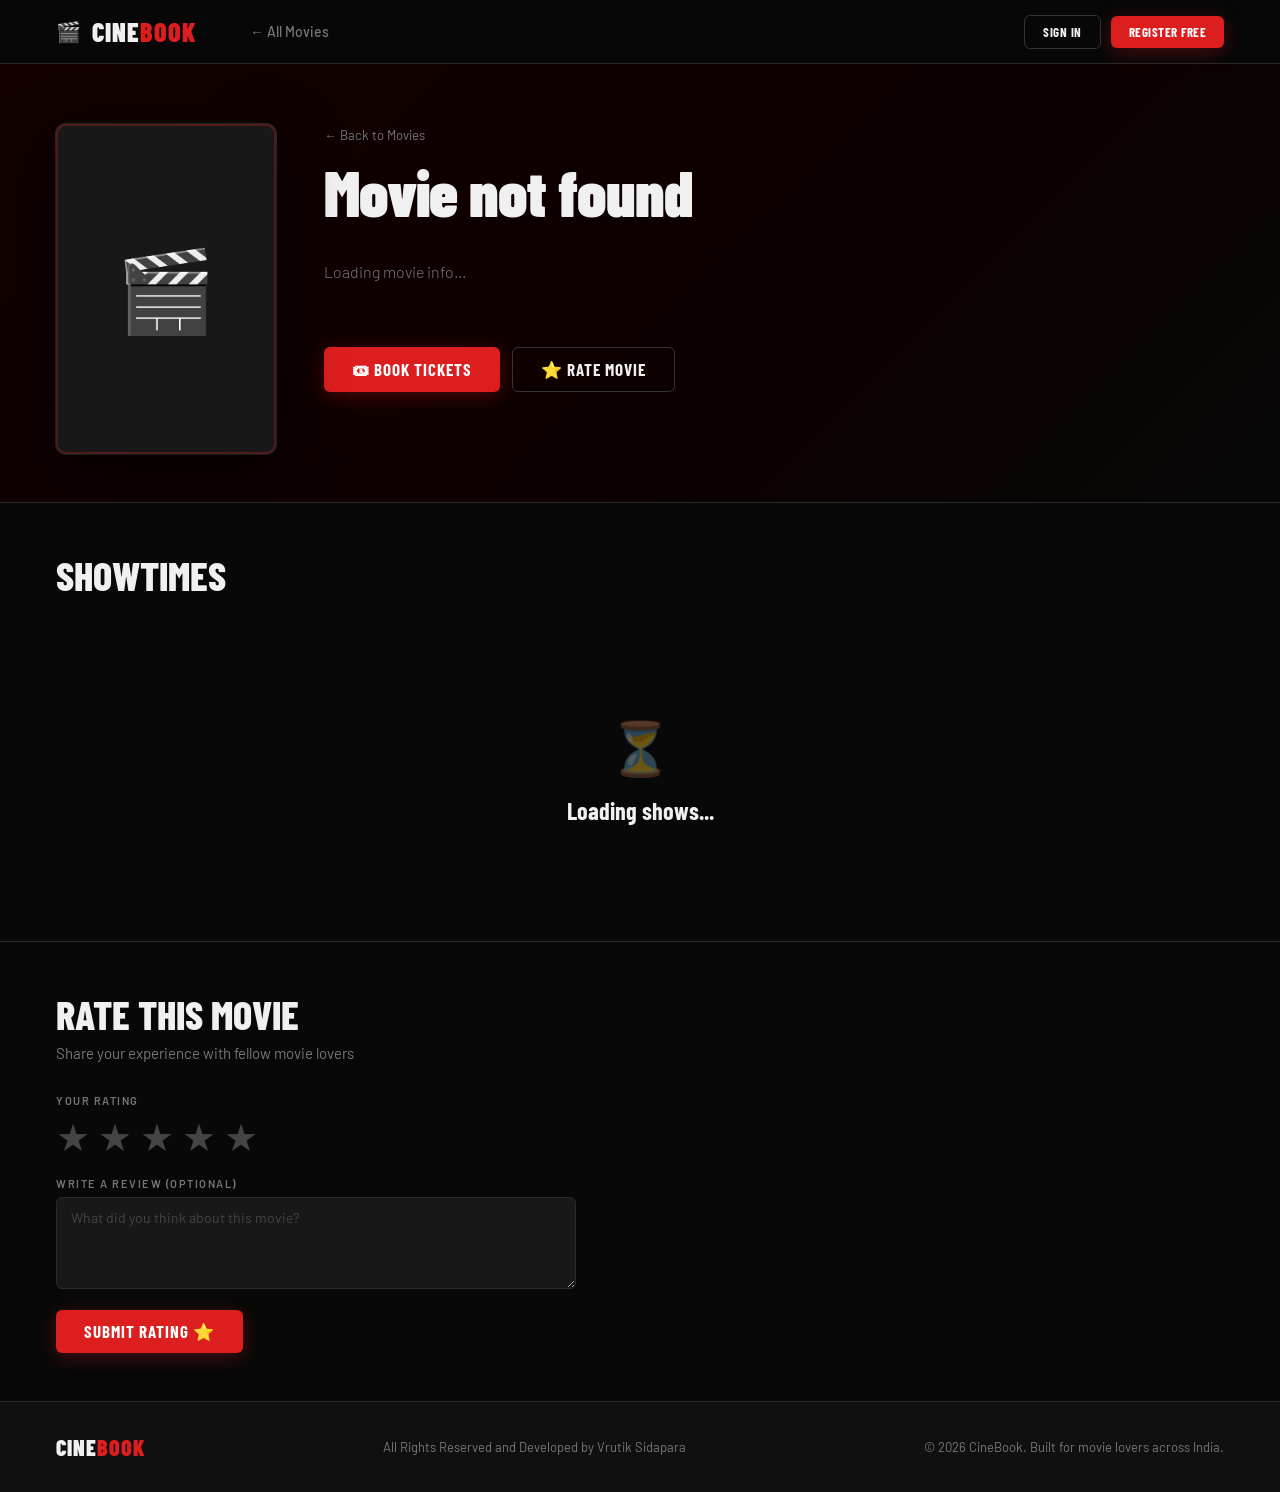
<file: detail.html>
<!doctype html>
<html lang="en">
  <head>
    <meta charset="UTF-8" />
    <meta name="viewport" content="width=device-width, initial-scale=1.0" />
    <title>CineBook — Movie Details</title>
    <link rel="stylesheet" href="style.css" />
    <style>
      /* ── HERO DETAIL ── */
      .detail-hero {
        position: relative;
        background: linear-gradient(
          135deg,
          #120000 0%,
          #0d0000 60%,
          #080808 100%
        );
        padding: 60px 56px 48px;
        overflow: hidden;
        border-bottom: 1px solid var(--border);
      }
      .detail-bg-blur {
        position: absolute;
        inset: 0;
        z-index: 0;
        filter: blur(60px) saturate(2);
        opacity: 0.12;
        background-size: cover;
        background-position: center;
      }
      .detail-layout {
        position: relative;
        z-index: 2;
        display: flex;
        gap: 48px;
        align-items: flex-start;
      }
      .detail-poster-wrap {
        flex-shrink: 0;
        width: 220px;
        border-radius: 10px;
        overflow: hidden;
        border: 2px solid rgba(220, 30, 30, 0.3);
        box-shadow:
          0 20px 60px rgba(0, 0, 0, 0.6),
          0 0 0 1px var(--border);
        aspect-ratio: 2/3;
        display: flex;
        align-items: center;
        justify-content: center;
        background: var(--surface2);
        font-size: 80px;
        position: relative;
      }
      .detail-poster-wrap img {
        width: 100%;
        height: 100%;
        object-fit: cover;
        position: absolute;
        inset: 0;
      }
      .detail-info {
        flex: 1;
        min-width: 0;
      }
      .back-btn {
        display: inline-flex;
        align-items: center;
        gap: 6px;
        font-size: 13px;
        color: var(--muted);
        cursor: pointer;
        margin-bottom: 20px;
        transition: color 0.15s;
        background: none;
        border: none;
        font-family: "Barlow", sans-serif;
        padding: 0;
      }
      .back-btn:hover {
        color: var(--text);
      }
      .detail-title {
        font-family: "Barlow Condensed", sans-serif;
        font-size: 64px;
        font-weight: 900;
        letter-spacing: -1px;
        line-height: 0.92;
        margin-bottom: 16px;
      }
      .detail-meta-row {
        display: flex;
        align-items: center;
        gap: 20px;
        flex-wrap: wrap;
        margin-bottom: 20px;
      }
      .detail-rating {
        display: flex;
        align-items: center;
        gap: 8px;
        background: rgba(245, 197, 24, 0.1);
        border: 1px solid rgba(245, 197, 24, 0.25);
        padding: 8px 16px;
        border-radius: 6px;
      }
      .detail-rating-num {
        font-family: "Barlow Condensed", sans-serif;
        font-size: 28px;
        font-weight: 900;
        color: var(--gold);
        line-height: 1;
      }
      .detail-rating-label {
        font-size: 12px;
        color: var(--muted);
      }
      .detail-tag {
        padding: 5px 14px;
        border-radius: 4px;
        font-size: 12px;
        font-weight: 600;
        letter-spacing: 0.5px;
        text-transform: uppercase;
      }
      .detail-tag-red {
        background: rgba(220, 30, 30, 0.12);
        border: 1px solid rgba(220, 30, 30, 0.3);
        color: var(--red);
      }
      .detail-tag-outline {
        border: 1px solid var(--border2);
        color: var(--muted);
        background: transparent;
      }
      .detail-desc {
        font-size: 16px;
        color: var(--muted);
        line-height: 1.8;
        max-width: 580px;
        margin-bottom: 28px;
        font-weight: 300;
      }
      .detail-stats {
        display: flex;
        gap: 36px;
        margin-bottom: 32px;
        flex-wrap: wrap;
      }
      .detail-stat-item .lbl {
        font-size: 11px;
        color: var(--muted2);
        text-transform: uppercase;
        letter-spacing: 1px;
        margin-bottom: 5px;
      }
      .detail-stat-item .val {
        font-size: 17px;
        font-weight: 600;
      }

      /* ── SHOWS SECTION ── */
      .shows-section {
        padding: 48px 56px;
      }
      .shows-date-tabs {
        display: flex;
        gap: 8px;
        margin-bottom: 28px;
        overflow-x: auto;
        padding-bottom: 4px;
      }
      .date-tab {
        flex-shrink: 0;
        padding: 10px 20px;
        border-radius: 6px;
        border: 1px solid var(--border);
        background: var(--surface);
        cursor: pointer;
        text-align: center;
        transition: all 0.15s;
      }
      .date-tab:hover {
        border-color: var(--border2);
      }
      .date-tab.active {
        border-color: var(--red);
        background: rgba(220, 30, 30, 0.08);
      }
      .date-tab-day {
        font-size: 11px;
        color: var(--muted);
        text-transform: uppercase;
        letter-spacing: 1px;
      }
      .date-tab-date {
        font-family: "Barlow Condensed", sans-serif;
        font-size: 24px;
        font-weight: 800;
        margin: 2px 0;
      }
      .date-tab-month {
        font-size: 11px;
        color: var(--muted);
      }
      .date-tab.active .date-tab-date {
        color: var(--red);
      }

      .theater-block {
        margin-bottom: 28px;
      }
      .theater-block-name {
        font-family: "Barlow Condensed", sans-serif;
        font-size: 22px;
        font-weight: 700;
        margin-bottom: 14px;
        display: flex;
        align-items: center;
        gap: 10px;
      }
      .theater-block-name::after {
        content: "";
        flex: 1;
        height: 1px;
        background: var(--border);
      }
      .show-times-row {
        display: flex;
        gap: 12px;
        flex-wrap: wrap;
      }
      .show-time-btn {
        display: flex;
        flex-direction: column;
        align-items: center;
        padding: 12px 22px;
        border-radius: 6px;
        border: 1px solid var(--border);
        background: var(--surface);
        cursor: pointer;
        transition: all 0.18s;
        min-width: 100px;
      }
      .show-time-btn:hover {
        border-color: var(--red);
        background: rgba(220, 30, 30, 0.05);
      }
      .show-time-btn.sold-out {
        opacity: 0.4;
        cursor: not-allowed;
      }
      .show-time {
        font-family: "Barlow Condensed", sans-serif;
        font-size: 22px;
        font-weight: 700;
      }
      .show-avail {
        font-size: 11px;
        margin-top: 4px;
      }
      .show-avail.good {
        color: var(--green);
      }
      .show-avail.low {
        color: var(--gold);
      }
      .show-avail.none {
        color: var(--red);
      }
      .show-price {
        font-size: 13px;
        color: var(--muted);
        margin-top: 3px;
      }

      /* ── SEAT MODAL ── */
      .seat-modal {
        max-width: 860px;
        width: 95vw;
        max-height: 90vh; /* ✅ limit height */
        overflow-y: auto; /* ✅ scroll inside modal */
        margin: auto;
      }
      .screen-curve {
        width: 100%;
        height: 36px;
        margin-bottom: 36px;
        border-top: 4px solid rgba(255, 255, 255, 0.15);
        border-radius: 60% 60% 0 0 / 100% 100% 0 0;
        display: flex;
        align-items: flex-end;
        justify-content: center;
        padding-bottom: 4px;
      }
      .screen-label {
        font-size: 11px;
        color: var(--muted);
        letter-spacing: 3px;
        text-transform: uppercase;
      }
      .seat-grid {
        margin-bottom: 28px;
      }
      .seat-row {
        display: flex;
        align-items: center;
        gap: 4px;
        margin-bottom: 8px;
        justify-content: center;
        flex-wrap: nowrap;
      }
      .seat-row-lbl {
        font-family: "JetBrains Mono", monospace;
        font-size: 11px;
        color: var(--muted2);
        width: 18px;
        text-align: center;
        flex-shrink: 0;
      }
      .seat {
        width: 34px;
        height: 30px;
        border-radius: 5px 5px 2px 2px;
        cursor: pointer;
        border: 1px solid;
        font-size: 10px;
        display: flex;
        align-items: center;
        justify-content: center;
        font-family: "JetBrains Mono", monospace;
        transition: all 0.12s;
        font-weight: 600;
        border-bottom-width: 3px;
        position: relative;
      }
      .seat.avail {
        background: rgba(29, 185, 84, 0.08);
        border-color: rgba(29, 185, 84, 0.45);
        color: rgba(29, 185, 84, 0.7);
      }
      .seat.avail:hover {
        background: rgba(29, 185, 84, 0.22);
        transform: scale(1.15);
        z-index: 2;
      }
      .seat.picked {
        background: var(--red);
        border-color: var(--red-dark);
        color: #fff;
        transform: scale(1.05);
      }
      .seat.booked {
        background: var(--surface3);
        border-color: var(--muted2);
        color: var(--muted2);
        cursor: not-allowed;
      }
      .seat-legend {
        display: flex;
        gap: 24px;
        justify-content: center;
        margin-bottom: 24px;
      }
      .legend-item {
        display: flex;
        align-items: center;
        gap: 8px;
        font-size: 13px;
        color: var(--muted);
      }
      .legend-box {
        width: 20px;
        height: 18px;
        border-radius: 4px 4px 2px 2px;
        border: 1px solid;
        border-bottom-width: 3px;
      }
      .legend-box.avail {
        background: rgba(29, 185, 84, 0.08);
        border-color: rgba(29, 185, 84, 0.45);
      }
      .legend-box.picked {
        background: var(--red);
        border-color: var(--red-dark);
      }
      .legend-box.booked {
        background: var(--surface3);
        border-color: var(--muted2);
      }
      .seat-aisle {
        width: 20px;
        flex-shrink: 0;
      }
      .booking-summary {
        background: var(--surface2);
        border: 1px solid var(--border);
        border-radius: 8px;
        padding: 16px;
        margin-bottom: 20px;
      }
      .summary-row {
        display: flex;
        justify-content: space-between;
        font-size: 14px;
        color: var(--muted);
        margin-bottom: 8px;
      }
      .summary-row:last-child {
        margin-bottom: 0;
      }
      .summary-total-row {
        display: flex;
        justify-content: space-between;
        font-size: 18px;
        font-weight: 700;
        color: var(--text);
        border-top: 1px solid var(--border);
        padding-top: 12px;
        margin-top: 12px;
      }

      /* ── RATING ── */
      .rating-section {
        padding: 48px 56px;
        border-top: 1px solid var(--border);
      }
      .stars-row {
        display: flex;
        gap: 8px;
        margin: 12px 0 20px;
      }
      .star-btn {
        font-size: 38px;
        cursor: pointer;
        color: var(--muted2);
        transition:
          color 0.1s,
          transform 0.1s;
        line-height: 1;
        background: none;
        border: none;
        padding: 0;
      }
      .star-btn:hover,
      .star-btn.lit {
        color: var(--gold);
        transform: scale(1.15);
      }
      .rating-form-wrap {
        max-width: 520px;
      }

      /* ── RESPONSIVE ── */

      /* Tablet: 768px and below */
      @media (max-width: 768px) {
        .detail-hero {
          padding: 32px 20px 28px;
        }
        .detail-layout {
          flex-direction: column;
          gap: 24px;
        }
        .detail-poster-wrap {
          width: 140px;
        }
        .detail-title {
          font-size: 40px;
        }
        .detail-desc {
          font-size: 14px;
        }
        .detail-stats {
          gap: 20px;
        }
        .shows-section {
          padding: 32px 20px;
        }
        .rating-section {
          padding: 32px 20px;
        }

        .seat {
          width: 28px;
          height: 26px;
          font-size: 9px;
        }
        .seat-aisle {
          width: 12px;
        }
        .seat-row {
          gap: 3px;
        }
        .seat-modal {
          padding: 20px 12px;
        }
      }

      /* Mobile: 480px and below */
      @media (max-width: 480px) {
        .detail-hero {
          padding: 24px 16px 20px;
        }
        .detail-title {
          font-size: 32px;
        }
        .detail-poster-wrap {
          width: 120px;
        }
        .detail-meta-row {
          gap: 10px;
        }
        .detail-stats {
          gap: 14px;
        }
        .detail-stat-item .val {
          font-size: 14px;
        }

        .shows-section,
        .rating-section {
          padding: 24px 16px;
        }
        .show-time-btn {
          padding: 10px 14px;
          min-width: 80px;
        }

        /* Seat grid shrinks for small phones */
        .seat {
          width: 24px;
          height: 22px;
          font-size: 8px;
          border-bottom-width: 2px;
        }
        .seat-aisle {
          width: 8px;
        }
        .seat-row {
          gap: 2px;
          margin-bottom: 5px;
        }
        .seat-row-lbl {
          width: 14px;
          font-size: 9px;
        }
        .seat-modal {
          padding: 16px 8px;
        }
        .seat-legend {
          gap: 12px;
          flex-wrap: wrap;
        }

        .modal-title {
          font-size: 18px;
        }
        .modal-subtitle {
          font-size: 11px;
        }
        .summary-total-row {
          font-size: 15px;
        }
      }

      /* Very small: 320px */
      @media (max-width: 360px) {
        .seat {
          width: 20px;
          height: 20px;
          font-size: 7px;
        }
        .seat-aisle {
          width: 6px;
        }
        .seat-row {
          gap: 2px;
        }
        .detail-title {
          font-size: 26px;
        }
      }

      .seat.sofa {
        background: #1a0e2e;
        border-color: #7c3aed #7c3aed #4c1d95;
        color: #a78bfa;
      }
      .seat.sofa:hover {
        background: #2d1a52;
        transform: scale(1.15);
        z-index: 2;
      }

      .seat.gold {
        background: #1c1200;
        border-color: #d97706 #d97706 #92400e;
        color: #fbbf24;
      }
      .seat.gold:hover {
        background: #2e1e00;
        transform: scale(1.15);
        z-index: 2;
      }

      .seat.premium {
        background: #00171a;
        border-color: #0891b2 #0891b2 #164e63;
        color: #22d3ee;
      }
      .seat.premium:hover {
        background: #002b32;
        transform: scale(1.15);
        z-index: 2;
      }

      /* ── SEAT TYPE BANNER (same structure, nava colors) ── */

      .seat-type-banner {
        display: flex;
        gap: 10px;
        justify-content: center;
        flex-wrap: wrap;
        margin-bottom: 20px;
      }

      .type-badge {
        padding: 7px 16px;
        border-radius: 8px;
        font-size: 12px;
        font-weight: 700;
        letter-spacing: 0.5px;
        display: flex;
        align-items: center;
        gap: 7px;
      }

      .type-badge.sofa {
        background: #1a0e2e;
        color: #c4b5fd;
        border: 1.5px solid #7c3aed;
      }

      .type-badge.gold {
        background: #1c1200;
        color: #fcd34d;
        border: 1.5px solid #d97706;
      }

      .type-badge.premium {
        background: #00171a;
        color: #67e8f9;
        border: 1.5px solid #0891b2;
      }

      /* ── LEGEND BOXES (same class names, nava colors) ── */

      .legend-box.sofa {
        background: #1a0e2e;
        border-color: #7c3aed #7c3aed #4c1d95;
      }

      .legend-box.gold {
        background: #1c1200;
        border-color: #d97706 #d97706 #92400e;
      }

      .legend-box.premium {
        background: #00171a;
        border-color: #0891b2 #0891b2 #164e63;
      }

      .city-heading {
        font-size: 13px;
        font-weight: 700;
        letter-spacing: 2px;
        text-transform: uppercase;
        color: var(--red);
        margin-bottom: 20px;
        padding: 6px 14px;
        background: rgba(220, 30, 30, 0.07);
        border-left: 3px solid var(--red);
        border-radius: 0 6px 6px 0;
        display: inline-flex;
        align-items: center;
        gap: 8px;
      }

      /* Navbar select hover */
      #navCitySelect:hover,
      #navCitySelect:focus {
        border-color: var(--red) !important;
      }
    </style>
  </head>
  <body>
    <div id="toast-root"></div>

    <!-- NAVBAR -->
    <nav class="navbar">
      <div class="nav-left">
        <div class="logo" onclick="window.location.href = 'index.html'">
          <span class="logo-icon">🎬</span>
          <span class="logo-text">CINE<em>BOOK</em></span>
        </div>
        <div class="nav-links">
          <a class="nav-link" href="index.html">← All Movies</a>
        </div>
      </div>
      <div class="nav-right" id="navRight"></div>
    </nav>

    <!-- DETAIL HERO -->
    <div class="detail-hero" id="detailHero">
      <div class="detail-bg-blur" id="detailBgBlur"></div>
      <div class="detail-layout">
        <div class="detail-poster-wrap" id="detailPoster">🎬</div>
        <div class="detail-info">
          <button class="back-btn" onclick="history.back()">
            ← Back to Movies
          </button>
          <div class="detail-title" id="detailTitle">Loading...</div>
          <div class="detail-meta-row" id="detailMetaRow"></div>
          <p class="detail-desc" id="detailDesc">Loading movie info...</p>
          <div class="detail-stats" id="detailStats"></div>
          <div style="display: flex; gap: 12px; flex-wrap: wrap">
            <button
              class="btn btn-red"
              onclick="
                document
                  .getElementById('showsSection')
                  .scrollIntoView({ behavior: 'smooth' })
              "
            >
              🎟 Book Tickets
            </button>
            <button
              class="btn btn-ghost"
              onclick="
                document
                  .getElementById('ratingSection')
                  .scrollIntoView({ behavior: 'smooth' })
              "
            >
              ⭐ Rate Movie
            </button>
          </div>
        </div>
      </div>
    </div>

    <!-- SHOWS SECTION -->
    <div class="shows-section" id="showsSection">
      <div
        class="section-header"
        style="
          display: flex;
          align-items: baseline;
          gap: 16px;
          margin-bottom: 24px;
        "
      >
        <div
          class="section-title"
          style="
            font-family: &quot;Barlow Condensed&quot;, sans-serif;
            font-size: 40px;
            font-weight: 800;
          "
        >
          SHOWTIMES
        </div>
      </div>
      <div class="shows-date-tabs" id="dateTabs"></div>
      <div id="showsGrid">
        <div class="empty-state">
          <div class="empty-state-icon">⏳</div>
          <div class="empty-state-title">Loading shows...</div>
        </div>
      </div>
    </div>

    <!-- RATING SECTION -->
    <div class="rating-section" id="ratingSection">
      <div
        class="section-title"
        style="
          font-family: &quot;Barlow Condensed&quot;, sans-serif;
          font-size: 40px;
          font-weight: 800;
          margin-bottom: 6px;
        "
      >
        RATE THIS MOVIE
      </div>
      <div style="font-size: 15px; color: var(--muted); margin-bottom: 32px">
        Share your experience with fellow movie lovers
      </div>
      <div class="rating-form-wrap">
        <div class="form-label">Your Rating</div>
        <div class="stars-row" id="starsRow">
          <button class="star-btn" data-val="1" onclick="setStarRating(1)">
            ★
          </button>
          <button class="star-btn" data-val="2" onclick="setStarRating(2)">
            ★
          </button>
          <button class="star-btn" data-val="3" onclick="setStarRating(3)">
            ★
          </button>
          <button class="star-btn" data-val="4" onclick="setStarRating(4)">
            ★
          </button>
          <button class="star-btn" data-val="5" onclick="setStarRating(5)">
            ★
          </button>
        </div>
        <div class="form-group">
          <label class="form-label">Write a Review (Optional)</label>
          <textarea
            id="reviewText"
            class="form-textarea"
            rows="4"
            placeholder="What did you think about this movie?"
          ></textarea>
        </div>
        <button class="btn btn-red" onclick="submitRating()" id="ratingBtn">
          Submit Rating ⭐
        </button>
      </div>
    </div>

    <!-- FOOTER -->
    <footer class="footer">
      <div class="footer-logo">CINE<em>BOOK</em></div>
      <div class="footer-copy">
        All Rights Reserved and Developed by Vrutik Sidapara
      </div>
      <div class="footer-copy">
        © 2026 CineBook. Built for movie lovers across India.
      </div>
    </footer>

    <script src="script.js"></script>
    <script>
      // ──────────────────────────────────────────
      // DETAIL PAGE
      // ──────────────────────────────────────────
      const urlParams = new URLSearchParams(window.location.search);
      const movieId = urlParams.get("id");

      let currentMovie = null;
      let currentSchedules = [];
      let selectedSched = null;
      let pickedSeats = [];
      let starRating = 0;

      // MOCK DATA FALLBACK
      function getMockDate(offsetDays) {
        const d = new Date();
        d.setDate(d.getDate() + offsetDays);
        return d.toISOString().split("T")[0];
      }

      const MOCK_SCHEDULES = [
        {
          _id: "sc1",
          screen: {
            name: "Screen 1",
            capacity: 120,
            theater: { name: "PVR Cinemas" },
          },
          timesheet: { startTime: "09:30", endTime: "12:15" },
          date: getMockDate(0),
          price: 250,
          bookedSeats: ["A3", "B5", "C2", "D7", "E1", "F8"],
        },
        {
          _id: "sc2",
          screen: {
            name: "Screen 3",
            capacity: 100,
            theater: { name: "INOX Multiplex" },
          },
          timesheet: { startTime: "13:00", endTime: "16:00" },
          date: getMockDate(0),
          price: 300,
          bookedSeats: ["A1", "A2", "B3", "B4", "C5", "C6", "D7", "D8"],
        },
        {
          _id: "sc3",
          screen: {
            name: "Screen 2",
            capacity: 150,
            theater: { name: "Cinepolis" },
          },
          timesheet: { startTime: "16:30", endTime: "19:30" },
          date: getMockDate(0),
          price: 200,
          bookedSeats: ["A5"],
        },
        {
          _id: "sc4",
          screen: {
            name: "Audi 4",
            capacity: 80,
            theater: { name: "PVR Gold" },
          },
          timesheet: { startTime: "20:00", endTime: "23:00" },
          date: getMockDate(0),
          price: 450,
          bookedSeats: ["A1", "A2", "A3", "B1", "B2", "B3", "C1", "C2", "C3"],
        },
        {
          _id: "sc5",
          screen: {
            name: "Screen 5",
            capacity: 200,
            theater: { name: "MovieTime Cinemas" },
          },
          timesheet: { startTime: "10:00", endTime: "13:00" },
          date: getMockDate(0),
          price: 180,
          bookedSeats: ["D1", "D2"],
        },
      ];
      // ── LOAD MOVIE ──
      function loadMovie() {
        const stored = sessionStorage.getItem("cb_movies");
        let movies = [];
        if (stored) {
          try {
            movies = JSON.parse(stored);
          } catch {}
        }

        // ✅ Try all possible ID field combinations
        currentMovie = movies.find(
          (m) =>
            String(m._id) === String(movieId) ||
            String(m.id) === String(movieId),
        );

        // ✅ Normalize fields from DB format
        if (currentMovie) {
          currentMovie.title =
            currentMovie.title || currentMovie.Name || currentMovie.name;
          currentMovie.description =
            currentMovie.description || currentMovie.Description;
          currentMovie.duration =
            currentMovie.duration || currentMovie.Duration;
          currentMovie.genre = currentMovie.genre || currentMovie.Genre;
          currentMovie.language =
            currentMovie.language || currentMovie.Language;
          currentMovie.rating = currentMovie.rating || currentMovie.Rating;
          currentMovie.image =
            currentMovie.image || currentMovie.Image || currentMovie.poster;
        }

        if (!currentMovie) {
          console.warn("Movie not found in sessionStorage for id:", movieId);
          // ❌ Remove fallback mock so you can see the real error
          document.getElementById("detailTitle").textContent =
            "Movie not found";
          return;
        }

        document.title = `${currentMovie.title} — CineBook`;
        renderMovieDetail(currentMovie);
        buildDateTabs();
        loadShows();
      }

      // ── RENDER MOVIE DETAIL ──
      function renderMovieDetail(m) {
        document.getElementById("detailTitle").textContent = m.title || m.Name;

        const poster = document.getElementById("detailPoster");
        poster.textContent = m.emoji || "🎬";
        if (m.image) {
          const img = document.createElement("img");
          // img.src = `http://localhost:3003/uploads/${m.image}`;
          img.src = m.image?.startsWith("http")
            ? m.image
            : `https://cinebook-app.onrender.com/uploads/${m.image}`;
          img.alt = m.title;
          img.onerror = () => img.remove();
          poster.appendChild(img);
        }

        const rating = m.rating || 4.2;
        document.getElementById("detailMetaRow").innerHTML = `
        <div class="detail-rating">
          <span style="font-size:20px;color:var(--gold)">★</span>
          <div>
            <div class="detail-rating-num">${rating}</div>
            <div class="detail-rating-label">/ 5.0 Stars</div>
          </div>
        </div>
        <div class="detail-tag detail-tag-red">${m.genre || "Action"}</div>
        <div class="detail-tag detail-tag-outline">${m.language || "Hindi"}</div>
        <div class="detail-tag detail-tag-outline">UA</div>
        <div class="detail-tag detail-tag-outline">2D / 3D</div>
      `;

        document.getElementById("detailDesc").textContent =
          m.description || "An amazing cinematic experience awaits.";

        document.getElementById("detailStats").innerHTML = `
        <div class="detail-stat-item"><div class="lbl">Duration</div><div class="val">${Math.floor((m.duration || 120) / 60)}h ${(m.duration || 120) % 60}m</div></div>
        <div class="detail-stat-item"><div class="lbl">Language</div><div class="val">${m.language || "Hindi"}</div></div>
        <div class="detail-stat-item"><div class="lbl">Genre</div><div class="val">${m.genre || "Action"}</div></div>
        <div class="detail-stat-item"><div class="lbl">Format</div><div class="val">2D / 3D</div></div>
        <div class="detail-stat-item"><div class="lbl">Rating</div><div class="val">UA</div></div>
      `;
      }

      // ── DATE TABS ──
      let selectedDate = "";
      function buildDateTabs() {
        const tabs = document.getElementById("dateTabs");
        const days = ["Sun", "Mon", "Tue", "Wed", "Thu", "Fri", "Sat"];
        const months = [
          "Jan",
          "Feb",
          "Mar",
          "Apr",
          "May",
          "Jun",
          "Jul",
          "Aug",
          "Sep",
          "Oct",
          "Nov",
          "Dec",
        ];
        const html = [];
        for (let i = 0; i < 7; i++) {
          const d = new Date();
          d.setDate(d.getDate() + i);
          const iso = d.toISOString().split("T")[0];
          if (i === 0) selectedDate = iso;
          const isToday = i === 0;
          html.push(`
          <div class="date-tab ${i === 0 ? "active" : ""}" onclick="selectDate('${iso}', this)">
            <div class="date-tab-day">${isToday ? "Today" : days[d.getDay()]}</div>
            <div class="date-tab-date">${String(d.getDate()).padStart(2, "0")}</div>
            <div class="date-tab-month">${months[d.getMonth()]}</div>
          </div>`);
        }
        tabs.innerHTML = html.join("");
      }

      function selectDate(date, el) {
        selectedDate = date;
        document
          .querySelectorAll(".date-tab")
          .forEach((t) => t.classList.remove("active"));
        el.classList.add("active");
        renderShows();
      }

      // ── SHOWS ──
      async function loadShows() {
        try {
          // ── schedules ──
          const r = await api("GET", "/show-schedule-public");
          currentSchedules =
            r.ok && r.data?.data?.length ? r.data.data : MOCK_SCHEDULES;

          // ── cities ──
          const cityRes = await api("GET", "/city");
          const cities =
            cityRes.data?.city || cityRes.data?.data || cityRes.data || [];

          // ── theaters ──
          const theaterRes = await api("GET", "/admin/theaters");
          const theaters =
            theaterRes.data?.theaters || theaterRes.data?.data || [];

          const cityMap = {};
          cities.forEach((c) => {
            const cid = String(c.id || c._id || "");
            cityMap[cid] = c.Name || c.name || "";
          });
          window.THEATER_CITY_MAP = {};
          theaters.forEach((t) => {
            const tid = String(t.id || t._id || "");
            const cid = String(
              t.city_id || t.CityId || t.cityId || t.City_Id || "",
            );
            window.THEATER_CITY_MAP[tid] = cityMap[cid] || "";
            console.log(
              `Theater: ${t.name}, city_id: ${cid}, resolved: ${cityMap[cid]}`,
            ); // DEBUG
          });

          // ── inject city dropdown in navbar ──
          const cityNames = [
            ...new Set(Object.values(window.THEATER_CITY_MAP).filter(Boolean)),
          ].sort();
          const navRight = document.getElementById("navRight");
          const existing = document.getElementById("navCityWrap");
          if (existing) existing.remove();

          const cityDiv = document.createElement("div");
          cityDiv.id = "navCityWrap";
          cityDiv.style.cssText =
            "display:flex;align-items:center;gap:8px;margin-right:12px;";
          cityDiv.innerHTML = `
            <span style="font-size:13px;color:var(--muted)">📍</span>
            <select
              id="navCitySelect"
              onchange="onCityChange()"
              style="background:#111;color:white;border:1px solid #333;padding:8px 10px;border-radius:8px;font-size:13px;cursor:pointer;outline:none;"
            >
              <option value="">All Cities</option>
              ${cityNames.map((c) => `<option value="${c}">${c}</option>`).join("")}
            </select>`;
          navRight.prepend(cityDiv);

          renderShows();
        } catch (err) {
          console.error("LOAD SHOW ERROR:", err);
          currentSchedules = MOCK_SCHEDULES;
          renderShows();
        }
      }

      let selectedCity = "";
      function onCityChange() {
        selectedCity = document.getElementById("navCitySelect")?.value || "";
        renderShows();
      }
      
      function renderShows() {
        const grid = document.getElementById("showsGrid");

        // 1. Filter by this movie — movieId check robust કરો
        let forDate = currentSchedules.filter((s) => {
          const schedMovieId =
            s.movieId ?? s.movie_id ?? s.movie?.id ?? s.Movie?.id;
          return String(schedMovieId) === String(movieId);
        });

        // 2. Filter by date — timezone-safe
        forDate = forDate.filter((s) => {
          if (!s.date) return true;
          const schedDate = s.date.split("T")[0]; // "2026-05-25T00:00:00.000Z" → "2026-05-25"
          return schedDate === selectedDate;
        });

        // 3. Filter by city
        if (selectedCity) {
          // DEBUG — આ console માં જુઓ
          console.log("selectedCity:", selectedCity);
          console.log(
            "Sample schedule city data:",
            forDate[0]?.screen?.theater?.city,
          );
          console.log("THEATER_CITY_MAP:", window.THEATER_CITY_MAP);

          forDate = forDate.filter((s) => {
            const cityName =
              s.screen?.theater?.city?.Name ||
              s.screen?.theater?.city?.name ||
              window.THEATER_CITY_MAP?.[String(s.screen?.theater?.id)] ||
              "";
            console.log(
              "Schedule city resolved:",
              cityName,
              "vs selectedCity:",
              selectedCity,
            );
            return cityName === selectedCity;
          });
        }

        if (!forDate.length) {
          grid.innerHTML = `<div class="empty-state">
      <div class="empty-state-icon">${selectedCity ? "📍" : "😞"}</div>
      <div class="empty-state-title">${selectedCity ? `No shows in ${selectedCity}` : "No shows available"}</div>
      <div class="empty-state-sub">Try a different date or city</div>
    </div>`;
          return;
        }

        // Group by theater
        const byTheater = {};
        forDate.forEach((s) => {
          const theaterName = s.screen?.theater?.name || "Unknown Theater";
          if (!byTheater[theaterName]) byTheater[theaterName] = [];
          byTheater[theaterName].push(s);
        });

        grid.innerHTML = Object.entries(byTheater)
          .map(([theater, shows]) => {
            const firstShow = shows[0];
            const cityLabel =
              firstShow.screen?.theater?.city?.Name ||
              firstShow.screen?.theater?.city?.name ||
              window.THEATER_CITY_MAP?.[
                String(firstShow.screen?.theater?.id)
              ] ||
              "";

            return `
      <div class="theater-block">
        <div class="theater-block-name">
          🏢 ${theater}
          ${cityLabel ? `<span style="font-size:12px;color:var(--muted);font-weight:400;margin-left:6px;">📍 ${cityLabel}</span>` : ""}
        </div>
        <div class="show-times-row">
          ${shows
            .map((s) => {
              const startTime = s.timesheet?.startTime || "10:00";
              const totalSeats = s.screen?.capacity || 120;
              const booked = s.bookedSeats?.length || 0;
              const avail = totalSeats - booked;
              const pctFull = booked / totalSeats;
              const availClass =
                avail <= 0 ? "none" : pctFull > 0.7 ? "low" : "good";
              const availText =
                avail <= 0
                  ? "Sold Out"
                  : pctFull > 0.7
                    ? "Filling Fast"
                    : `${avail} Available`;
              return `
            <div class="show-time-btn ${avail <= 0 ? "sold-out" : ""}"
              onclick="${avail <= 0 ? "" : `openSeatModal('${s.id}')`}">
              <div class="show-time">${startTime}</div>
              <div class="show-avail ${availClass}">${availText}</div>
              <div class="show-price">₹${s.price || "—"}</div>
            </div>`;
            })
            .join("")}
        </div>
      </div>`;
          })
          .join("");
      }

      // SEAT TYPES — dynamic based on capacity rows
      // Will be set per modal open based on how many rows the screen has
      const BASE_SEAT_TYPES = {
        gold: { priceMultiplier: 1.0, label: "⭐ Gold", color: "gold" },
        premium: {
          priceMultiplier: 1.6,
          label: "💎 Premium",
          color: "premium",
        },
        sofa: { priceMultiplier: 2.4, label: "🛋 Sofa", color: "sofa" },
      };

      let SEAT_TYPES = {
        gold: {
          rows: ["A", "B", "C", "D", "E", "F"],
          price: 200,
          label: "⭐ Gold",
        },
        premium: {
          rows: ["G", "H", "I", "J"],
          price: 400,
          label: "💎 Premium",
        },
        sofa: { rows: ["K", "L"], price: 600, label: "🛋 Sofa" },
      };

      function buildSeatTypes(ROWS, basePrice) {
        const total = ROWS.length;
        // bottom 15% sofa, next 30% premium, rest gold
        const sofaCount = Math.max(1, Math.floor(total * 0.15));
        const premiumCount = Math.max(1, Math.floor(total * 0.3));
        const goldCount = total - sofaCount - premiumCount;

        const goldRows = ROWS.slice(0, goldCount);
        const premiumRows = ROWS.slice(goldCount, goldCount + premiumCount);
        const sofaRows = ROWS.slice(goldCount + premiumCount);

        return {
          gold: { rows: goldRows, price: basePrice, label: "⭐ Gold" },
          premium: {
            rows: premiumRows,
            price: Math.round(basePrice * 1.6),
            label: "💎 Premium",
          },
          sofa: {
            rows: sofaRows,
            price: Math.round(basePrice * 2.4),
            label: "🛋 Sofa",
          },
        };
      }

      function getRowType(row) {
        for (const [type, cfg] of Object.entries(SEAT_TYPES)) {
          if (cfg.rows.includes(row)) return type;
        }
        return "premium"; // fallback
      }

      function openSeatModal(schedId) {
        if (!Auth.isLoggedIn()) {
          showToast("Please sign in to book tickets", "error");
          openAuthModal("login");
          return;
        }

        selectedSched = currentSchedules.find((s) => String(s.id) === schedId);
        if (!selectedSched) return;
        pickedSeats = [];

        const totalSeats = selectedSched.screen?.capacity || 80;
        const basePrice = selectedSched.price || 200;
        const COLS = 10;
        const totalRows = Math.ceil(totalSeats / COLS);

        // Generate row labels A-Z then AA, AB...
        const ROWS = Array.from({ length: totalRows }, (_, i) => {
          if (i < 26) return String.fromCharCode(65 + i);
          return (
            String.fromCharCode(65 + Math.floor(i / 26) - 1) +
            String.fromCharCode(65 + (i % 26))
          );
        });

        // Build dynamic seat types based on capacity
        SEAT_TYPES = buildSeatTypes(ROWS, basePrice);

        const bookedSet = new Set(selectedSched.bookedSeats || []);

        const seatsHtml = ROWS.map((row, rowIndex) => {
          const isLastRow = rowIndex === ROWS.length - 1;
          const seatsInThisRow = isLastRow ? totalSeats % COLS || COLS : COLS;
          const rowType = getRowType(row);

          const seats = Array.from({ length: seatsInThisRow }, (_, i) => {
            const id = `${row}${i + 1}`;
            const isBooked = bookedSet.has(id);
            const cls = isBooked ? "booked" : rowType;
            const price = SEAT_TYPES[rowType].price;
            return `<div
              class="seat ${cls}"
              data-id="${id}"
              data-type="${rowType}"
              data-price="${price}"
              onclick="toggleSeat(this,'${id}')"
            >${i + 1}</div>`;
          });

          if (seatsInThisRow > 5) {
            seats.splice(5, 0, '<div class="seat-aisle"></div>');
          }

          return `<div class="seat-row">
            <div class="seat-row-lbl">${row}</div>
            ${seats.join("")}
          </div>`;
        }).join("");

        const typeBannersHtml = Object.entries(SEAT_TYPES)
          .map(
            ([key, cfg]) =>
              `<div class="type-badge ${key}">${cfg.label} — ₹${cfg.price}</div>`,
          )
          .join("");

        const overlay = document.createElement("div");
        overlay.className = "modal-overlay";
        overlay.id = "__seatModal";
        overlay.innerHTML = `
          <div class="modal-box wide seat-modal" onclick="event.stopPropagation()">
            <button class="modal-close-btn" onclick="closeSeatModal()">✕</button>
            <div class="modal-title">Select Your Seats</div>
            <div class="modal-subtitle">
              ${selectedSched.screen?.theater?.name || "Theater"} ·
              ${selectedSched.screen?.name || "Screen 1"} ·
              ${selectedSched.timesheet?.startTime || "—"}
              <span style="margin-left:8px;color:var(--muted);font-size:12px">(${totalSeats} seats)</span>
            </div>

            <div class="seat-type-banner">${typeBannersHtml}</div>

            <div class="screen-curve"><div class="screen-label">Screen</div></div>

            <div class="seat-grid" id="seatGrid">${seatsHtml}</div>

            <div class="seat-legend">
              <div class="legend-item"><div class="legend-box gold"></div> Gold</div>
              <div class="legend-item"><div class="legend-box premium"></div> Premium</div>
              <div class="legend-item"><div class="legend-box sofa"></div> Sofa</div>
              <div class="legend-item"><div class="legend-box picked"></div> Selected</div>
              <div class="legend-item"><div class="legend-box booked"></div> Booked</div>
            </div>

            <div class="booking-summary">
              <div class="summary-row"><span>Selected Seats</span><span id="sumSeats">None</span></div>
              <div class="summary-row"><span>Seat Breakdown</span><span id="sumBreakdown">—</span></div>
              <div class="summary-row"><span>Convenience fee (4%)</span><span id="sumFee">₹0</span></div>
              <div class="summary-total-row"><span>Total Payable</span><span id="sumTotal">₹0</span></div>
            </div>

            <button class="btn-submit" id="confirmBookBtn" onclick="confirmBooking()">
              CONFIRM BOOKING →
            </button>
          </div>`;

        overlay.addEventListener("click", closeSeatModal);
        document.body.appendChild(overlay);
        updateSeatSummary();
      }

      function closeSeatModal() {
        const m = document.getElementById("__seatModal");
        if (m) m.remove();
      }

      function toggleSeat(el, id) {
        if (el.classList.contains("booked")) return;

        const type = el.dataset.type; // sofa / gold / premium

        if (el.classList.contains("picked")) {
          el.classList.remove("picked");
          el.classList.add(type);
          pickedSeats = pickedSeats.filter((s) => s !== id);
        } else {
          if (pickedSeats.length >= 8) {
            showToast("Maximum 8 seats per booking", "error");
            return;
          }
          el.classList.remove(type);
          el.classList.add("picked");
          pickedSeats.push(id);
        }
        updateSeatSummary();
      }

      function updateSeatSummary() {
        let subtotal = 0;
        const breakdown = {}; // { sofa: {count, total}, gold: {...}, premium: {...} }

        pickedSeats.forEach((id) => {
          const el = document.querySelector(`.seat[data-id="${id}"]`);
          if (!el) return;
          const type = el.dataset.type;
          const price = parseInt(el.dataset.price, 10);
          subtotal += price;
          if (!breakdown[type]) breakdown[type] = { count: 0, total: 0 };
          breakdown[type].count++;
          breakdown[type].total += price;
        });

        const fee = Math.round(subtotal * 0.04);
        const total = subtotal + fee;

        document.getElementById("sumSeats").textContent = pickedSeats.length
          ? pickedSeats.join(", ")
          : "None";

        // Breakdown string like: "Sofa×1 ₹600  Gold×2 ₹800"
        const breakdownStr = Object.entries(breakdown)
          .map(
            ([type, { count, total }]) =>
              `${SEAT_TYPES[type].label.replace(/[🛋⭐💎] /, "")}×${count} ₹${total}`,
          )
          .join("  ");
        document.getElementById("sumBreakdown").textContent =
          breakdownStr || "—";

        document.getElementById("sumFee").textContent = `₹${fee}`;
        document.getElementById("sumTotal").textContent = `₹${total}`;
      }

      async function confirmBooking() {
        if (!pickedSeats.length) {
          showToast("Please select at least one seat", "error");
          return;
        }

        const user = Auth.user();
        setLoading("confirmBookBtn", true, "Booking...");

        const r = await api("POST", "/booking", {
          schedule_id: selectedSched.id,
          user_id: user?.id || user?._id,
          seats_no: pickedSeats.length,
          seats: pickedSeats, // seat IDs API ne joiye toh
        });

        setLoading("confirmBookBtn", false);

        if (r.ok) {
          // Calculate actual total from picked seats
          let subtotal = 0;
          pickedSeats.forEach((id) => {
            const el = document.querySelector(`.seat[data-id="${id}"]`);
            if (el) subtotal += parseInt(el.dataset.price, 10);
          });
          const total = subtotal + Math.round(subtotal * 0.04);

          closeSeatModal();
          showToast(
            `🎉 Booked! Seats: ${pickedSeats.join(", ")} · ₹${total} paid`,
            "success",
          );
          pickedSeats = [];
        } else {
          showToast(r.error || "Booking failed. Please try again.", "error");
        }
      }

      function setStarRating(val) {
        starRating = val;
        document.querySelectorAll(".star-btn").forEach((b, i) => {
          b.classList.toggle("lit", i < val);
        });
      }

      async function submitRating() {
        if (!Auth.isLoggedIn()) {
          showToast("Please sign in to rate", "error");
          openAuthModal("login");
          return;
        }
        if (!starRating) {
          showToast("Please select a star rating", "error");
          return;
        }
        const user = Auth.user();
        console.log("USER:", JSON.stringify(user));
        console.log("MOVIE ID:", movieId, typeof movieId);
        console.log("Debug — user:", user, "movieId:", movieId); // remove after fix

        const r = await api("POST", "/rating", {
          movie_id: parseInt(movieId),
          user_id: parseInt(user?.id || user?._id),
          rating: starRating,
          review: document.getElementById("reviewText").value.trim(),
        });
        setLoading("ratingBtn", false);
        if (r.ok) {
          showToast("Rating submitted! Thank you ⭐", "success");
          setStarRating(0);
          starRating = 0;
          document.getElementById("reviewText").value = "";
        } else {
          showToast(r.error || "Failed to submit rating", "error");
        }
      }

      // Init
      initShared();
      renderNav();
      loadMovie();
    </script>
  </body>
</html>
</file>
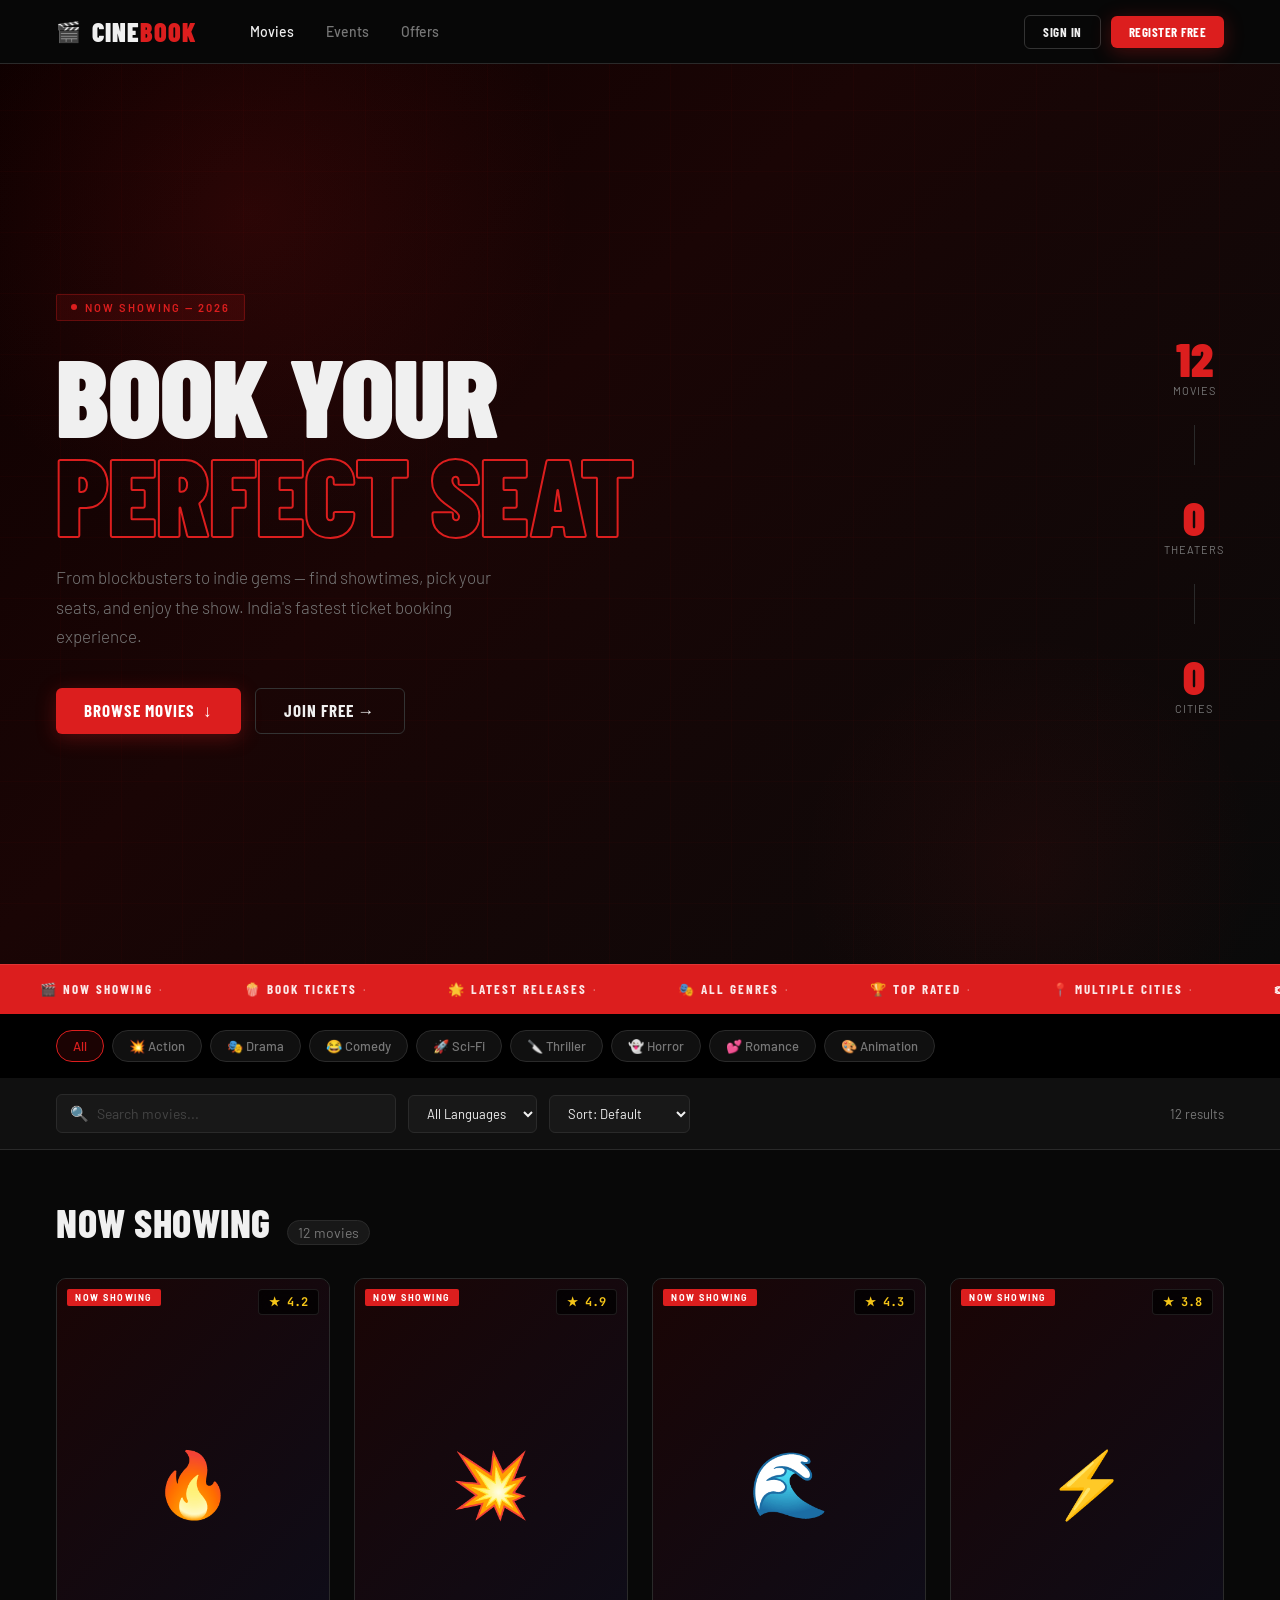
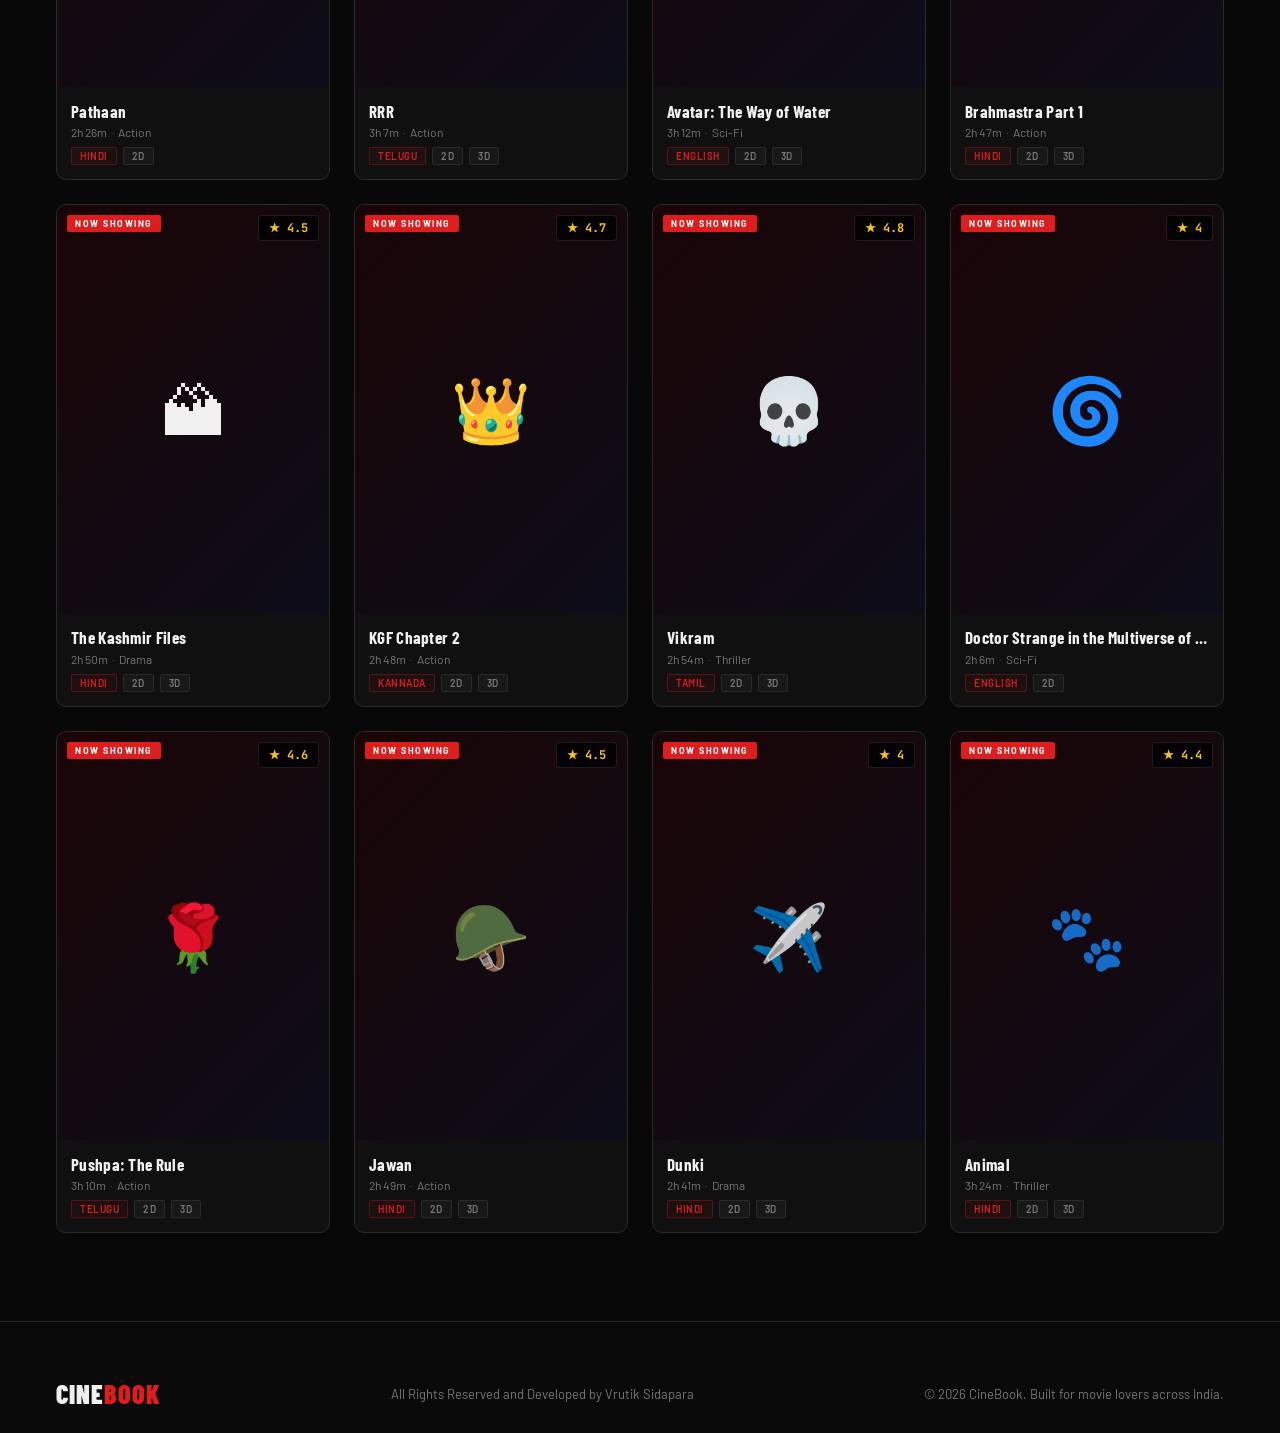
<file: superadmin.html>
<!doctype html>
<html lang="en">
  <head>
    <meta charset="UTF-8" />
    <meta name="viewport" content="width=device-width, initial-scale=1.0" />
    <title>CineBook — Super Admin</title>
    <link rel="stylesheet" href="style.css" />
    <style>
      .theater-grid {
        display: grid;
        grid-template-columns: repeat(auto-fill, minmax(300px, 1fr));
        gap: 16px;
      }
      .theater-card {
        background: var(--surface);
        border: 1px solid var(--border);
        border-radius: 10px;
        padding: 22px;
        transition:
          border-color 0.2s,
          transform 0.2s;
        position: relative;
        overflow: hidden;
      }
      .theater-card:hover {
        border-color: var(--border2);
        transform: translateY(-2px);
      }
      .theater-card::before {
        content: "";
        position: absolute;
        top: 0;
        left: 0;
        right: 0;
        height: 2px;
        background: var(--red);
      }
      .theater-card-name {
        font-family: "Barlow Condensed", sans-serif;
        font-size: 22px;
        font-weight: 800;
        margin-bottom: 6px;
      }
      .theater-card-city {
        font-size: 13px;
        color: var(--muted);
        margin-bottom: 4px;
        display: flex;
        align-items: center;
        gap: 6px;
      }
      .theater-card-addr {
        font-size: 12px;
        color: var(--muted2);
        margin-bottom: 16px;
        line-height: 1.5;
      }
      .theater-card-actions {
        display: flex;
        gap: 10px;
      }
      .city-chip {
        display: inline-flex;
        align-items: center;
        gap: 8px;
        background: var(--surface);
        border: 1px solid var(--border);
        border-radius: 8px;
        padding: 14px 18px;
        margin: 6px;
      }
      .city-chip-name {
        font-weight: 600;
        font-size: 15px;
      }
      .city-chip-state {
        font-size: 12px;
        color: var(--muted);
      }
      .city-chips-wrap {
        display: flex;
        flex-wrap: wrap;
        margin: -6px;
      }
      .nav-dash-btn {
        display: none;
      }
    </style>
  </head>
  <body>
    <div
      class="sidebar-overlay"
      id="sidebarOverlay"
      onclick="closeSidebar()"
    ></div>
    <div id="toast-root"></div>

    <!-- NAVBAR -->
    <nav class="navbar">
      <div class="nav-left">
        <a class="logo" href="index.html">
          <!-- <span class="logo-icon">🎬</span>CINE<em>BOOK</em> -->
          <span class="logo-icon">🎬</span>
          <span class="logo-text">CINE<em>BOOK</em></span>
        </a>
        <div class="nav-links">
          <a class="nav-link" href="index.html">← Home</a>
          <span class="nav-link active">👑 Super Admin</span>
        </div>
      </div>
      <div class="nav-right">
        <div id="navRight"></div>
        <button
          class="sidebar-toggle-btn"
          id="sidebarToggleBtn"
          onclick="toggleSidebar()"
        >
          <span class="bar"></span>
          <span class="bar"></span>
          <span class="bar"></span>
        </button>
      </div>
    </nav>

    <!-- SHELL -->
    <div class="dash-shell">
      <!-- SIDEBAR -->
      <div class="dash-sidebar">
        <div class="dash-sidebar-section">
          <div class="dash-sidebar-label">Overview</div>
          <div
            class="dash-nav-item active"
            onclick="switchPanel('pSADashboard', this)"
          >
            <span class="dash-nav-icon">📊</span> Dashboard
          </div>
        </div>
        <div class="dash-sidebar-section">
          <div class="dash-sidebar-label">Cities</div>
          <div class="dash-nav-item" onclick="switchPanel('pAddCity', this)">
            <span class="dash-nav-icon">🌆</span> Add City
          </div>
          <div class="dash-nav-item" onclick="switchPanel('pViewCities', this)">
            <span class="dash-nav-icon">📍</span> All Cities
          </div>
        </div>
        <div class="dash-sidebar-section">
          <div class="dash-sidebar-label">Theaters</div>
          <div class="dash-nav-item" onclick="switchPanel('pAddTheater', this)">
            <span class="dash-nav-icon">🏢</span> Create Theater
          </div>
          <div
            class="dash-nav-item"
            onclick="
              switchPanel('pViewTheaters', this);
              loadTheaters();
            "
          >
            <span class="dash-nav-icon">📋</span> All Theaters
          </div>
        </div>
      </div>

      <!-- MAIN -->
      <div class="dash-main">
        <!-- ═══ SA DASHBOARD ═══ -->
        <div class="dash-panel active" id="pSADashboard">
          <div class="dash-page-title">SUPER ADMIN</div>
          <div class="dash-page-sub">
            Platform-level control — Cities, Theaters and Admins.
          </div>

          <div class="stat-cards">
            <div class="stat-card red">
              <div class="stat-num" id="sa_theaters">—</div>
              <div class="stat-label">Total Theaters</div>
              <div class="stat-icon">🏢</div>
            </div>
            <div class="stat-card green">
              <div class="stat-num" id="sa_cities">—</div>
              <div class="stat-label">Cities</div>
              <div class="stat-icon">🌆</div>
            </div>
            <div class="stat-card gold">
              <div class="stat-num" id="sa_admins">—</div>
              <div class="stat-label">Active Admins</div>
              <div class="stat-icon">👤</div>
            </div>
            <div class="stat-card blue">
              <div class="stat-num" id="sa_screens">—</div>
              <div class="stat-label">Total Screens</div>
              <div class="stat-icon">🖥</div>
            </div>
          </div>

          <div class="table-card">
            <div class="table-header-bar">
              <div class="table-title">Theaters Overview</div>
              <button class="btn btn-red btn-sm" onclick="loadSADashboard()">
                ↻ Refresh
              </button>
            </div>
            <div id="saTheatersPreview">
              <div class="empty-state">
                <div class="empty-state-icon">⏳</div>
                <div class="empty-state-title">Loading...</div>
              </div>
            </div>
          </div>
        </div>

        <!-- ═══ ADD CITY ═══ -->
        <div class="dash-panel" id="pAddCity">
          <div class="dash-page-title">ADD CITY</div>
          <div class="dash-page-sub">
            Add a new city where theaters can be created.
          </div>
          <div class="form-card" style="max-width: 520px">
            <div class="form-card-title">🌆 New City</div>
            <div class="form-grid-2">
              <div class="form-group">
                <label class="form-label">City Name *</label>
                <input
                  type="text"
                  id="cityName"
                  class="form-input"
                  placeholder="e.g. Mumbai"
                />
              </div>
              <div class="form-group">
                <label class="form-label">State / Province</label>
                <input
                  type="text"
                  id="cityState"
                  class="form-input"
                  placeholder="e.g. Maharashtra"
                />
              </div>
            </div>
            <button class="btn btn-red" onclick="doAddCity()" id="addCityBtn">
              Add City 🌆
            </button>
          </div>
        </div>

        <!-- ═══ VIEW CITIES ═══ -->
        <div class="dash-panel" id="pViewCities">
          <div class="dash-page-title">ALL CITIES</div>
          <div class="dash-page-sub">
            Cities available on the CineBook platform.
          </div>
          <div class="table-card">
            <div class="table-header-bar">
              <div class="table-title">Cities</div>
              <button class="btn btn-red btn-sm" onclick="loadCities()">
                ↻ Refresh
              </button>
            </div>
            <div id="citiesContainer">
              <div class="empty-state">
                <div class="empty-state-icon">🌆</div>
                <div class="empty-state-title">Loading cities...</div>
              </div>
            </div>
          </div>
        </div>

        <!-- ═══ ADD THEATER ═══ -->
        <div class="dash-panel" id="pAddTheater">
          <div class="dash-page-title">CREATE THEATER</div>
          <div class="dash-page-sub">
            Create a new theater and optionally assign an admin to manage it.
          </div>
          <div class="form-card">
            <div class="form-card-title">🏢 New Theater</div>
            <div class="form-grid-2">
              <div class="form-group">
                <label class="form-label">Theater Name *</label>
                <input
                  type="text"
                  id="thName"
                  class="form-input"
                  placeholder="e.g. PVR Cinemas Phoenix"
                />
              </div>
              <div class="form-group">
                <label class="form-label">Select City *</label>
                <!-- <input
                  type="text"
                  id="thCityId"
                  class="form-input"
                  placeholder="MongoDB City ObjectId"
                /> -->
                <select id="thCityId" class="form-input">
                  <option value="">Select City</option>
                </select>
              </div>
              <div class="form-group col-span-2">
                <label class="form-label">Full Address *</label>
                <input
                  type="text"
                  id="thAddress"
                  class="form-input"
                  placeholder="e.g. Phoenix Mall, Lower Parel, Mumbai 400013"
                />
              </div>
              <div class="form-group col-span-2">
                <label class="form-label"
                  >Admin User ID
                  <span style="color: var(--muted); font-weight: 400"
                    >(optional — assign later)</span
                  ></label
                >
                <input
                  type="text"
                  id="thAdminId"
                  class="form-input"
                  placeholder="MongoDB User ObjectId of the admin"
                />
              </div>
            </div>
            <button
              class="btn btn-red"
              onclick="doCreateTheater()"
              id="createTheaterBtn"
            >
              Create Theater 🏢
            </button>
          </div>
        </div>

        <!-- ═══ VIEW THEATERS ═══ -->
        <div class="dash-panel" id="pViewTheaters">
          <div class="dash-page-title">ALL THEATERS</div>
          <div class="dash-page-sub">
            Manage all theaters on the CineBook platform.
          </div>

          <!-- Edit Modal trigger area -->
          <div class="theater-grid" id="theatersGrid">
            <div class="empty-state" style="grid-column: 1/-1">
              <div class="empty-state-icon">🏢</div>
              <div class="empty-state-title">Loading theaters...</div>
            </div>
          </div>
        </div>
      </div>
      <!-- /.dash-main -->
    </div>

    <!-- EDIT THEATER MODAL (hidden) -->
    <div id="editTheaterModal" style="display: none">
      <div class="modal-box wide" onclick="event.stopPropagation()">
        <button class="modal-close-btn" onclick="closeEditModal()">✕</button>
        <div class="modal-title">Edit Theater</div>
        <div class="modal-subtitle" id="editModalSub">
          Update theater details below
        </div>
        <input type="hidden" id="editTheaterId" />
        <div class="form-grid-2" style="margin-bottom: 16px">
          <div class="form-group">
            <label class="form-label">Theater Name</label>
            <input type="text" id="editThName" class="form-input" />
          </div>
          <div class="form-group">
            <label class="form-label">City ID</label>
            <input type="text" id="editThCityId" class="form-input" />
          </div>
          <div class="form-group col-span-2">
            <label class="form-label">Address</label>
            <input type="text" id="editThAddress" class="form-input" />
          </div>
          <div class="form-group col-span-2">
            <label class="form-label">Admin ID</label>
            <input type="text" id="editThAdminId" class="form-input" />
          </div>
        </div>
        <button
          class="btn-submit"
          id="editTheaterSaveBtn"
          onclick="doUpdateTheater()"
        >
          SAVE CHANGES →
        </button>
      </div>
    </div>

    <footer class="footer">
      <div class="footer-logo">CINE<em>BOOK</em></div>
      <div class="footer-copy">
        All Rights Reserved and Developed by Vrutik Sidapara
      </div>
      <div class="footer-copy">
        © 2026 CineBook. Built for movie lovers across India.
      </div>
    </footer>

    <script src="script.js"></script>
    <script>

      const MOCK_THEATERS = [
        {
          _id: "t1",
          name: "PVR Cinemas Phoenix",
          city: "Mumbai",
          address: "Phoenix Mall, Lower Parel, Mumbai 400013",
          adminId: "64abc123",
        },
        {
          _id: "t2",
          name: "INOX Multiplex",
          city: "Delhi",
          address: "Select Citywalk Mall, Saket, Delhi 110017",
          adminId: "64def456",
        },
        {
          _id: "t3",
          name: "Cinepolis VR Chennai",
          city: "Chennai",
          address: "VR Mall, Anna Nagar, Chennai 600040",
          adminId: null,
        },
        {
          _id: "t4",
          name: "PVR Gold Bangalore",
          city: "Bangalore",
          address: "Orion Mall, Rajajinagar, Bangalore 560010",
          adminId: "64ghi789",
        },
        {
          _id: "t5",
          name: "Suraj Cineplex",
          city: "Junagadh",
          address:
            "GF55+773, College Rd, Gandhi Gram, Junagadh, Gujarat 362001",
          adminId: null,
        },
      ];

      // ── SA DASHBOARD ──
      async function loadSADashboard() {
        const [citiesRes, theatersRes] = await Promise.all([
          api("GET", "/superadmin/cities"),
          api("GET", "/superadmin/theater"),
        ]);

        const cities = citiesRes.data?.data || [];
        const theaters = theatersRes.data?.data || [];

        // Stat cards
        document.getElementById("sa_theaters").textContent = theaters.length;
        document.getElementById("sa_cities").textContent = cities.length;
        document.getElementById("sa_admins").textContent = theaters.filter(
          (t) => t.admin_id || t.adminId,
        ).length;
        document.getElementById("sa_screens").textContent = theaters.reduce(
          (sum, t) => sum + (t.screens?.length || t.screen_count || 0),
          0,
        );

        // City id → name lookup
        const cityMap = {};
        cities.forEach((c) => {
          cityMap[c.id] = c.Name || c.name;
        });

        // Theater table
        document.getElementById("saTheatersPreview").innerHTML = `
    <table class="data-table">
      <thead>
        <tr>
          <th>Theater</th>
          <th>City</th>
          <th>Admin Assigned</th>
          <th>Status</th>
        </tr>
      </thead>
      <tbody>
        ${
          theaters.length
            ? theaters
                .map((t) => {
                  const name = t.name || t.Name || "—";
                  const city = cityMap[t.city_id || t.CityId] || t.city || "—";
                  const hasAdmin = !!(t.admin_id || t.adminId);
                  return `<tr>
            <td><strong>${name}</strong></td>
            <td><span class="pill pill-muted">${city}</span></td>
            <td>${
              hasAdmin
                ? `<span class="pill pill-green">✓ Assigned</span>`
                : `<span class="pill pill-gold">Unassigned</span>`
            }
            </td>
            <td><span class="pill pill-green">Active</span></td>
          </tr>`;
                })
                .join("")
            : `
          <tr>
            <td colspan="4" style="text-align:center;padding:40px;color:#888">
              No theaters added yet.
            </td>
          </tr>`
        }
      </tbody>
    </table>
  `;
      }
      // ── ADD CITY ──
      async function doAddCity() {
        const name = document.getElementById("cityName").value.trim();
        const state = document.getElementById("cityState").value.trim();
        if (!name) {
          showToast("City name is required", "error");
          return;
        }
        setLoading("addCityBtn", true, "Adding...");
        const r = await api("POST", "/superadmin/city", { name, state });
        setLoading("addCityBtn", false);
        if (r.ok) {
          showToast(`"${name}" added to cities! 🌆`, "success");
          document.getElementById("cityName").value = "";
          document.getElementById("cityState").value = "";
        } else {
          showToast(r.error || "Failed to add city", "error");
        }
      }

      async function loadCities() {
        const wrap = document.getElementById("citiesContainer");
        wrap.innerHTML =
          '<div class="empty-state"><div class="empty-state-icon">⏳</div><div class="empty-state-title">Loading...</div></div>';

        const r = await api("GET", "/superadmin/cities");

        // ── PASTE THIS IN CONSOLE TO DEBUG ──
        console.log("r =", r);
        console.log("r.ok =", r.ok);
        console.log("r.data =", r.data);
        console.log("r.data.data =", r.data?.data);
        console.log("typeof r.data =", typeof r.data);
        console.log("Array.isArray(r.data) =", Array.isArray(r.data));
        console.log(
          "Array.isArray(r.data?.data) =",
          Array.isArray(r.data?.data),
        );

        // Try every possible shape
        const cities = Array.isArray(r.data)
          ? r.data // { data: [...] }
          : Array.isArray(r.data?.data)
            ? r.data.data // { data: { data: [...] } }
            : Array.isArray(r.data?.cities)
              ? r.data.cities // { data: { cities: [...] } }
              : [];

        console.log("Final cities array =", cities);

        if (!cities.length) {
          wrap.innerHTML =
            '<div class="empty-state"><div class="empty-state-icon">🌆</div><div class="empty-state-title">No cities added yet</div></div>';
          return;
        }

        wrap.innerHTML = `<div class="city-chips-wrap" style="padding:16px">
    ${cities
      .map(
        (c) => `<div class="city-chip">
      <span style="font-size:20px">🌆</span>
      <div>
        <div class="city-chip-name">${c.Name || c.name}</div>
        <div class="city-chip-state">${c.State || c.state || "—"}</div>
      </div>
    </div>`,
      )
      .join("")}
  </div>`;
      }

      // ── CREATE THEATER ──
      async function doCreateTheater() {
        const name = document.getElementById("thName").value.trim();
        const cityId = document.getElementById("thCityId").value.trim();
        const address = document.getElementById("thAddress").value.trim();
        const adminId = document.getElementById("thAdminId").value.trim();
        if (!name || !cityId || !address) {
          showToast("Name, City ID and Address are required", "error");
          return;
        }
        const payload = { name, city_id: cityId, address };
        if (adminId) payload.adminId = adminId;
        setLoading("createTheaterBtn", true, "Creating...");
        const r = await api("POST", "/superadmin/theater", payload);
        setLoading("createTheaterBtn", false);
        if (r.ok) {
          showToast(`Theater "${name}" created! 🏢`, "success");
          ["thName", "thCityId", "thAddress", "thAdminId"].forEach(
            (id) => (document.getElementById(id).value = ""),
          );
        } else {
          showToast(r.error || "Failed to create theater", "error");
        }
      }

      async function loadCitiesDropdown() {
        try {
          const response = await api("GET", "/superadmin/cities");

          const cities = response.data.data;

          const select = document.getElementById("thCityId");

          select.innerHTML = `
      <option value="">Select City</option>
    `;

          cities.forEach((city) => {
            select.innerHTML += `
        <option value="${city.id}">
          ${city.Name}
        </option>
      `;
          });
        } catch (error) {
          console.log(error);
        }
      }

      function toggleSidebar() {
        const sidebar = document.querySelector(".dash-sidebar");
        const overlay = document.getElementById("sidebarOverlay");
        const btn = document.getElementById("sidebarToggleBtn");
        const shell = document.querySelector(".dash-shell");

        sidebar.classList.toggle("open");
        overlay.classList.toggle("open");
        btn.classList.toggle("open");
        shell.classList.toggle("sidebar-open");
      }

      function closeSidebar() {
        const sidebar = document.querySelector(".dash-sidebar");
        const overlay = document.getElementById("sidebarOverlay");
        const btn = document.getElementById("sidebarToggleBtn");
        const shell = document.querySelector(".dash-shell");

        sidebar.classList.remove("open");
        overlay.classList.remove("open");
        btn.classList.remove("open");
        shell.classList.remove("sidebar-open"); // ← હવે કામ કરશે
      }

      document.querySelectorAll(".dash-nav-item").forEach((item) => {
        item.addEventListener("click", () => {
          if (window.innerWidth <= 768) closeSidebar();
        });
      });

      // ── VIEW THEATERS ──
      async function loadTheaters() {
        const grid = document.getElementById("theatersGrid");
        grid.innerHTML = `<div class="empty-state" style="grid-column:1/-1">
    <div class="empty-state-icon">⏳</div><div class="empty-state-title">Loading theaters...</div>
  </div>`;
        const r = await api("GET", "/superadmin/theater");
        // const theaters =
        //   r.ok && r.data?.theaters?.length ? r.data.theaters : MOCK_THEATERS;
        const theaters = Array.isArray(r.data)
          ? r.data
          : Array.isArray(r.data?.theaters)
            ? r.data.theaters
            : Array.isArray(r.data?.data)
              ? r.data.data
              : [];

        if (!theaters.length) {
          grid.innerHTML = `<div class="empty-state" style="grid-column:1/-1">
      <div class="empty-state-icon">🏢</div>
      <div class="empty-state-title">No theaters yet</div>
      <div class="empty-state-sub">Create your first theater above</div>
    </div>`;
          return;
        }

        grid.innerHTML = theaters
          .map(
            (t) => `
    <div class="theater-card">
      <div class="theater-card-name">${t.name}</div>
      <div class="theater-card-city">📍 ${t.city || t.cityId || t.city_id || "Unknown City"}</div>
      <div class="theater-card-addr">${t.address || "Address not set"}</div>
      <div style="margin-bottom:16px">
        ${
          t.adminId
            ? `<span class="pill pill-green">✓ Admin Assigned</span>`
            : `<span class="pill pill-gold">No Admin</span>`
        }
        <span class="pill pill-green" style="margin-left:8px">Active</span>
      </div>
      <div class="theater-card-actions">
        <button class="tbl-btn tbl-btn-edit" onclick="openEditModal('${t._id || t.id}','${t.name}','${t.cityId || ""}','${(t.address || "").replace(/'/g, "\\'")}','${t.adminId || ""}')">✏ Edit</button>
        <button class="tbl-btn tbl-btn-delete" onclick="doDeleteTheater('${t._id || t.id}','${t.name}')">🗑 Delete</button>
        <button class="tbl-btn tbl-btn-edit" style="margin-left:auto" onclick="viewTheaterById('${t._id}')">View →</button>
      </div>
    </div>
  `,
          )
          .join("");
      }

      // ── EDIT THEATER ──
      let _editOverlay = null;

      function openEditModal(id, name, cityId, address, adminId) {
        document.getElementById("editTheaterId").value = id;
        document.getElementById("editThName").value = name;
        document.getElementById("editThCityId").value = cityId;
        document.getElementById("editThAddress").value = address;
        document.getElementById("editThAdminId").value = adminId;
        document.getElementById("editModalSub").textContent =
          `Editing: ${name}`;

        const modalContent =
          document.getElementById("editTheaterModal").innerHTML;
        _editOverlay = document.createElement("div");
        _editOverlay.className = "modal-overlay";
        _editOverlay.innerHTML = `<div class="modal-box wide" onclick="event.stopPropagation()">
    <button class="modal-close-btn" onclick="closeEditModal()">✕</button>
    <div class="modal-title">Edit Theater</div>
    <div class="modal-subtitle">Editing: <strong>${name}</strong></div>
    <input type="hidden" id="editId2" value="${id}"/>
    <div class="form-grid-2" style="margin-bottom:16px">
      <div class="form-group"><label class="form-label">Theater Name</label><input type="text" id="editN" class="form-input" value="${name}"/></div>
      <div class="form-group"><label class="form-label">City ID</label><input type="text" id="editC" class="form-input" value="${cityId}"/></div>
      <div class="form-group col-span-2"><label class="form-label">Address</label><input type="text" id="editA" class="form-input" value="${address}"/></div>
      <div class="form-group col-span-2"><label class="form-label">Admin ID</label><input type="text" id="editAd" class="form-input" value="${adminId}"/></div>
    </div>
    <button class="btn-submit" id="editSaveBtn2" onclick="doUpdateTheater2()">SAVE CHANGES →</button>
  </div>`;
        _editOverlay.addEventListener("click", closeEditModal);
        document.body.appendChild(_editOverlay);
      }

      function closeEditModal() {
        if (_editOverlay) {
          document.body.removeChild(_editOverlay);
          _editOverlay = null;
        }
      }

      async function doUpdateTheater2() {
        const id = document.getElementById("editId2").value;
        const name = document.getElementById("editN").value.trim();
        const cityId = document.getElementById("editC").value.trim();
        const address = document.getElementById("editA").value.trim();
        const adminId = document.getElementById("editAd").value.trim();
        if (!name) {
          showToast("Theater name is required", "error");
          return;
        }
        const payload = { name, city_id: cityId, address };
        if (adminId) payload.adminId = adminId;
        setLoading("editSaveBtn2", true, "Saving...");
        const r = await api("PUT", `/superadmin/theater/${id}`, payload);
        setLoading("editSaveBtn2", false);
        if (r.ok) {
          showToast("Theater updated! ✅", "success");
          closeEditModal();
          loadTheaters();
        } else {
          showToast(r.error || "Failed to update theater", "error");
        }
      }

      // ── DELETE THEATER ──
      async function doDeleteTheater(id, name) {
        confirmAction(
          `Are you sure you want to delete <strong>"${name}"</strong>? This cannot be undone and will remove all associated data.`,
          async () => {
            const r = await api("DELETE", `/superadmin/theater/${id}`);
            if (r.ok) {
              showToast(`"${name}" deleted`, "info");
              loadTheaters();
            } else {
              showToast(r.error || "Failed to delete theater", "error");
            }
          },
        );
      }

      // ── GET BY ID ──
      async function viewTheaterById(id) {
        const r = await api("GET", `/superadmin/theater/${id}`);
        if (r.ok && r.data?.theater) {
          const t = r.data.theater;
          showToast(
            `${t.name} · ${t.city || "City"} · ${t.address || ""}`,
            "info",
          );
        } else {
          showToast("Theater details not available from API", "info");
        }
      }

      // Init
      initShared();
      renderNav();
      loadSADashboard();
      loadCitiesDropdown();
    </script>
  </body>
</html>
</file>
<file: style.css>
/* ═══════════════════════════════════════
   CINEBOOK — SHARED STYLES
   Base URL: http://localhost:5000
═══════════════════════════════════════ */
@import url("https://fonts.googleapis.com/css2?family=Barlow+Condensed:ital,wght@0,400;0,600;0,700;0,800;0,900;1,700&family=Barlow:wght@300;400;500;600&family=JetBrains+Mono:wght@400;500&display=swap");

:root {
  --bg: #080808;
  --surface: #101010;
  --surface2: #181818;
  --surface3: #222222;
  --border: #2a2a2a;
  --border2: #333333;
  --red: #dc1e1e;
  --red-dark: #aa1212;
  --red-glow: rgba(220, 30, 30, 0.18);
  --red-soft: rgba(220, 30, 30, 0.08);
  --text: #f0f0f0;
  --muted: #777777;
  --muted2: #444444;
  --gold: #f5c518;
  --green: #1db954;
  --green-soft: rgba(29, 185, 84, 0.1);
  --blue: #4a90e2;
}

*,
*::before,
*::after {
  margin: 0;
  padding: 0;
  box-sizing: border-box;
}
html {
  scroll-behavior: smooth;
  font-size: 16px;
}

body {
  background: var(--bg);
  color: var(--text);
  font-family: "Barlow", sans-serif;
  font-weight: 400;
  min-height: 100vh;
  overflow-x: hidden;
}

/* Scrollbar */
::-webkit-scrollbar {
  width: 6px;
}
::-webkit-scrollbar-track {
  background: var(--bg);
}
::-webkit-scrollbar-thumb {
  background: var(--border2);
  border-radius: 3px;
}
::-webkit-scrollbar-thumb:hover {
  background: var(--muted2);
}

/* ── NAVBAR ── */
.navbar {
  position: sticky;
  top: 0;
  z-index: 500;
  height: 64px;
  background: rgba(8, 8, 8, 0.94);
  backdrop-filter: blur(20px) saturate(1.5);
  border-bottom: 1px solid var(--border);
  display: flex;
  align-items: center;
  justify-content: space-between;
  padding: 0 56px;
}
.nav-left {
  display: flex;
  align-items: center;
  gap: 40px;
}
.logo {
  font-family: "Barlow Condensed", sans-serif;
  font-size: 26px;
  font-weight: 900;
  letter-spacing: 1px;
  cursor: pointer;
  display: flex;
  align-items: center;
  gap: 10px;
  text-decoration: none;
  color: var(--text);
}
.logo em {
  color: var(--red);
  font-style: normal;
}
.logo-icon {
  font-size: 20px;
}
.nav-links {
  display: flex;
  align-items: center;
  gap: 4px;
}
.nav-link {
  padding: 6px 14px;
  border-radius: 5px;
  font-size: 14px;
  font-weight: 500;
  color: var(--muted);
  cursor: pointer;
  text-decoration: none;
  transition:
    color 0.15s,
    background 0.15s;
}
.nav-link:hover {
  color: var(--text);
  background: var(--surface2);
}
.nav-link.active {
  color: var(--text);
}

.nav-right {
  display: flex;
  align-items: center;
  gap: 10px;
}
.nav-user-chip {
  display: flex;
  align-items: center;
  gap: 10px;
  background: var(--surface2);
  border: 1px solid var(--border);
  padding: 2px 8px;
  border-radius: 6px;
  cursor: pointer;
  transition: border-color 0.15s;
}
.nav-user-chip:hover {
  border-color: var(--border2);
}
.nav-avatar {
  width: 25px;
  height: 25px;
  border-radius: 50%;
  background: var(--red);
  display: flex;
  align-items: center;
  justify-content: center;
  font-family: "Barlow Condensed", sans-serif;
  font-size: 15px;
  font-weight: 800;
  color: #fff;
}
.nav-user-name {
  font-size: 13px;
  font-weight: 500;
  max-width: 52px;
  overflow: hidden;
  text-overflow: ellipsis;
  white-space: nowrap;
  display: block;
}
.nav-user-role {
  font-size: 10px;
  font-weight: 600;
  letter-spacing: 1px;
  text-transform: uppercase;
  color: var(--red);
  margin-top: 1px;
}
.nav-dash-btn {
  padding: 8px 18px;
  border-radius: 5px;
  font-size: 13px;
  font-weight: 600;
  background: rgba(220, 30, 30, 0.1);
  border: 1px solid rgba(220, 30, 30, 0.25);
  color: var(--red);
  cursor: pointer;
  text-decoration: none;
  transition: all 0.15s;
  font-family: "Barlow", sans-serif;
  letter-spacing: 0.3px;
}
.nav-dash-btn:hover {
  background: rgba(220, 30, 30, 0.18);
}

/* ── BUTTONS ── */
.btn {
  display: inline-flex;
  align-items: center;
  gap: 8px;
  padding: 11px 28px;
  border-radius: 6px;
  border: none;
  font-family: "Barlow Condensed", sans-serif;
  font-size: 17px;
  font-weight: 700;
  letter-spacing: 1px;
  text-transform: uppercase;
  cursor: pointer;
  transition: all 0.18s;
  text-decoration: none;
  transition:
    transform 0.2s ease,
    box-shadow 0.2s ease;
}
.btn:hover {
  transform: translateY(-2px);
  box-shadow: 0 10px 30px rgba(220, 30, 30, 0.25);
}
.btn:active {
  transform: translateY(0);
}

.btn-red {
  background: var(--red);
  color: #fff;
  box-shadow: 0 4px 20px rgba(220, 30, 30, 0.3);
}
.btn-red:hover {
  background: #e82828;
  box-shadow: 0 6px 28px rgba(220, 30, 30, 0.4);
}

.btn-ghost {
  background: transparent;
  color: var(--text);
  border: 1px solid var(--border2);
}
.btn-ghost:hover {
  border-color: var(--muted);
  background: var(--surface2);
}

.btn-sm {
  padding: 8px 18px;
  font-size: 13px;
  letter-spacing: 0.5px;
}

/* ── FORMS ── */
.form-group {
  margin-bottom: 18px;
}
.form-label {
  display: block;
  font-size: 11px;
  font-weight: 600;
  letter-spacing: 1.5px;
  text-transform: uppercase;
  color: var(--muted);
  margin-bottom: 7px;
}
.form-input,
.form-select,
.form-textarea {
  width: 100%;
  padding: 11px 14px;
  background: var(--surface2);
  border: 1px solid var(--border);
  border-radius: 6px;
  color: var(--text);
  font-size: 14px;
  font-family: "Barlow", sans-serif;
  outline: none;
  transition:
    border-color 0.18s,
    box-shadow 0.18s;
}
.form-input:focus,
.form-select:focus,
.form-textarea:focus {
  border-color: var(--red);
  box-shadow: 0 0 0 3px rgba(220, 30, 30, 0.1);
}
.form-input::placeholder,
.form-textarea::placeholder {
  color: var(--muted2);
}
.form-textarea {
  resize: vertical;
  min-height: 80px;
}
.form-select {
  cursor: pointer;
  appearance: none;
}

.input-icon-wrap {
  position: relative;
}
.input-icon {
  position: absolute;
  left: 13px;
  top: 50%;
  transform: translateY(-50%);
  color: var(--muted);
  font-size: 15px;
  pointer-events: none;
}
.input-icon-wrap .form-input {
  padding-left: 40px;
}

/* ── SUBMIT BTN ── */
.btn-submit {
  width: 100%;
  padding: 13px;
  background: var(--red);
  color: #fff;
  border: none;
  border-radius: 6px;
  font-family: "Barlow Condensed", sans-serif;
  font-size: 18px;
  font-weight: 700;
  letter-spacing: 2px;
  text-transform: uppercase;
  cursor: pointer;
  transition: all 0.18s;
  display: flex;
  align-items: center;
  justify-content: center;
  gap: 10px;
}
.btn-submit:hover:not(:disabled) {
  background: #e82828;
  transform: translateY(-1px);
}
.btn-submit:disabled {
  background: var(--muted2);
  cursor: not-allowed;
  transform: none;
}

/* ── TOAST ── */
#toast-root {
  position: fixed;
  top: 76px;
  right: 20px;
  z-index: 9999;
  display: flex;
  flex-direction: column;
  gap: 8px;
  pointer-events: none;
}
.toast {
  display: flex;
  align-items: center;
  gap: 10px;
  padding: 12px 20px;
  border-radius: 6px;
  font-size: 14px;
  font-weight: 500;
  max-width: 340px;
  pointer-events: all;
  animation:
    toastIn 0.3s ease both,
    toastOut 0.3s 2.8s ease both;
  box-shadow: 0 8px 32px rgba(0, 0, 0, 0.5);
}
.toast-success {
  background: #0d1f0d;
  border: 1px solid rgba(29, 185, 84, 0.4);
  color: #4ade80;
}
.toast-error {
  background: #1f0d0d;
  border: 1px solid rgba(220, 30, 30, 0.4);
  color: #f87171;
}
.toast-info {
  background: var(--surface2);
  border: 1px solid var(--border2);
  color: var(--text);
}
@keyframes toastIn {
  from {
    opacity: 0;
    transform: translateX(30px);
  }
  to {
    opacity: 1;
    transform: translateX(0);
  }
}
@keyframes toastOut {
  from {
    opacity: 1;
    transform: translateX(0);
  }
  to {
    opacity: 0;
    transform: translateX(30px);
  }
}

/* ── MODAL ── */
.modal-overlay {
  position: fixed;
  inset: 0;
  z-index: 1000;
  background: rgba(0, 0, 0, 0.85);
  display: flex;
  align-items: center; /* ✅ center vertically */
  justify-content: center;
  padding: 16px; /* ✅ breathing room on small screens */
  overflow-y: auto; /* ✅ fallback scroll */
}
@keyframes modalBgIn {
  from {
    opacity: 0;
  }
  to {
    opacity: 1;
  }
}
.modal-box {
  position: relative;
  background: var(--surface);
  border-radius: 12px;
  padding: 28px 24px;
  border: 1px solid var(--border);
  width: 35%;
  min-width: 320px;
  max-width: 95vw;
}
.modal-box.wide {
  max-width: 620px;
  width: 95vw;
}
.modal-box.xl {
  max-width: 780px;
}
@keyframes modalBoxIn {
  from {
    opacity: 0;
    transform: scale(0.96) translateY(10px);
  }
  to {
    opacity: 1;
    transform: scale(1) translateY(0);
  }
}
.modal-close-btn {
  position: absolute;
  top: 14px;
  right: 14px;
  width: 32px;
  height: 32px;
  border-radius: 50%;
  background: var(--surface2);
  border: 1px solid var(--border);
  color: var(--muted);
  font-size: 16px;
  cursor: pointer;
  display: flex;
  align-items: center;
  justify-content: center;
  transition:
    color 0.15s,
    border-color 0.15s;
}
.modal-close-btn:hover {
  color: var(--text);
  border-color: var(--border2);
}
.modal-title {
  font-family: "Barlow Condensed", sans-serif;
  font-size: 32px;
  font-weight: 800;
  letter-spacing: 0.5px;
  margin-bottom: 4px;
  white-space: nowrap;
}
.modal-subtitle {
  font-size: 14px;
  color: var(--muted);
  margin-bottom: 28px;
}

/* ── AUTH TABS ── */
.auth-tabs {
  display: flex;
  border-bottom: 1px solid var(--border);
  margin-bottom: 24px;
}
.auth-tab {
  padding: 10px 20px;
  font-size: 15px;
  font-weight: 600;
  cursor: pointer;
  border-bottom: 2px solid transparent;
  color: var(--muted);
  margin-bottom: -1px;
  transition: all 0.15s;
}
.auth-tab.active {
  color: var(--red);
  border-bottom-color: var(--red);
}

/* ── DASHBOARD SHELL ── */
.dash-shell {
  display: flex;
  min-height: calc(100vh - 64px);
}
.dash-sidebar {
  width: 230px;
  flex-shrink: 0;
  background: var(--surface);
  border-right: 1px solid var(--border);
  padding: 28px 0;
  position: sticky;
  top: 64px;
  height: calc(100vh - 64px);
  overflow-y: auto;
}
.dash-sidebar-section {
  margin-bottom: 24px;
}
.dash-sidebar-label {
  font-size: 10px;
  font-weight: 700;
  letter-spacing: 2px;
  text-transform: uppercase;
  color: var(--muted2);
  padding: 0 20px;
  margin-bottom: 6px;
}
.dash-nav-item {
  display: flex;
  align-items: center;
  gap: 12px;
  padding: 10px 20px;
  font-size: 14px;
  font-weight: 500;
  color: var(--muted);
  cursor: pointer;
  border-left: 2px solid transparent;
  transition: all 0.15s;
  text-decoration: none;
}
.dash-nav-item:hover {
  color: var(--text);
  background: var(--surface2);
}
.dash-nav-item.active {
  color: var(--text);
  border-left-color: var(--red);
  background: rgba(220, 30, 30, 0.06);
}
.dash-nav-icon {
  font-size: 16px;
  width: 20px;
  text-align: center;
}
.dash-main {
  flex: 1;
  padding: 36px;
  overflow-y: auto;
}
.dash-page-title {
  font-family: "Barlow Condensed", sans-serif;
  font-size: 42px;
  font-weight: 900;
  letter-spacing: 0.5px;
  margin-bottom: 4px;
}
.dash-page-sub {
  font-size: 14px;
  color: var(--muted);
  margin-bottom: 32px;
}

/* ── STAT CARDS ── */
.stat-cards {
  display: grid;
  grid-template-columns: repeat(4, 1fr);
  gap: 16px;
  margin-bottom: 32px;
}
.stat-card {
  background: var(--surface);
  border: 1px solid var(--border);
  border-radius: 10px;
  padding: 22px;
  position: relative;
  overflow: hidden;
  transition:
    border-color 0.2s,
    transform 0.2s;
}
.stat-card:hover {
  transform: translateY(-2px);
  border-color: var(--border2);
}
.stat-card::before {
  content: "";
  position: absolute;
  top: 0;
  left: 0;
  right: 0;
  height: 2px;
}
.stat-card.red::before {
  background: var(--red);
}
.stat-card.green::before {
  background: var(--green);
}
.stat-card.gold::before {
  background: var(--gold);
}
.stat-card.blue::before {
  background: var(--blue);
}
.stat-num {
  font-family: "Barlow Condensed", sans-serif;
  font-size: 44px;
  font-weight: 900;
  line-height: 1;
}
.stat-card.red .stat-num {
  color: var(--red);
}
.stat-card.green .stat-num {
  color: var(--green);
}
.stat-card.gold .stat-num {
  color: var(--gold);
}
.stat-card.blue .stat-num {
  color: var(--blue);
}
.stat-label {
  font-size: 13px;
  color: var(--muted);
  margin-top: 6px;
}
.stat-icon {
  position: absolute;
  bottom: 14px;
  right: 14px;
  font-size: 36px;
  opacity: 0.08;
}

/* ── FORM CARD ── */
.form-card {
  background: var(--surface);
  border: 1px solid var(--border);
  border-radius: 10px;
  padding: 28px;
  margin-bottom: 20px;
}
.form-card-title {
  font-family: "Barlow Condensed", sans-serif;
  font-size: 22px;
  font-weight: 700;
  margin-bottom: 22px;
  display: flex;
  align-items: center;
  gap: 10px;
  padding-bottom: 14px;
  border-bottom: 1px solid var(--border);
}
.form-grid-2 {
  display: grid;
  grid-template-columns: 1fr 1fr;
  gap: 16px;
}
.form-grid-3 {
  display: grid;
  grid-template-columns: 1fr 1fr 1fr;
  gap: 16px;
}
.col-span-2 {
  grid-column: span 2;
}
.col-span-3 {
  grid-column: span 3;
}

/* ── TABLE ── */
.table-card {
  background: var(--surface);
  border: 1px solid var(--border);
  border-radius: 10px;
  overflow: hidden;
  margin-bottom: 20px;
}
.table-header-bar {
  display: flex;
  align-items: center;
  justify-content: space-between;
  padding: 18px 24px;
  border-bottom: 1px solid var(--border);
}
.table-title {
  font-size: 16px;
  font-weight: 600;
}
.data-table {
  width: 100%;
  border-collapse: collapse;
}
.data-table thead th {
  padding: 10px 20px;
  font-size: 10px;
  font-weight: 700;
  letter-spacing: 1.5px;
  text-transform: uppercase;
  color: var(--muted);
  text-align: left;
  background: var(--surface2);
  border-bottom: 1px solid var(--border);
  font-family: "JetBrains Mono", monospace;
}
.data-table tbody td {
  padding: 13px 20px;
  font-size: 14px;
  border-bottom: 1px solid rgba(42, 42, 42, 0.6);
}
.data-table tbody tr:last-child td {
  border-bottom: none;
}
.data-table tbody tr:hover td {
  background: var(--surface2);
}
.pill {
  display: inline-flex;
  align-items: center;
  gap: 4px;
  padding: 3px 10px;
  border-radius: 20px;
  font-size: 11px;
  font-weight: 700;
  letter-spacing: 0.5px;
}
.pill-red {
  background: rgba(220, 30, 30, 0.12);
  color: var(--red);
}
.pill-green {
  background: rgba(29, 185, 84, 0.12);
  color: var(--green);
}
.pill-gold {
  background: rgba(245, 197, 24, 0.12);
  color: var(--gold);
}
.pill-muted {
  background: var(--surface3);
  color: var(--muted);
}
.tbl-actions {
  display: flex;
  gap: 8px;
}
.tbl-btn {
  padding: 5px 12px;
  border-radius: 4px;
  font-size: 12px;
  font-weight: 600;
  cursor: pointer;
  border: none;
  font-family: "Barlow", sans-serif;
  transition: all 0.15s;
}
.tbl-btn-edit {
  background: rgba(74, 144, 226, 0.12);
  color: var(--blue);
}
.tbl-btn-edit:hover {
  background: rgba(74, 144, 226, 0.22);
}
.tbl-btn-delete {
  background: rgba(220, 30, 30, 0.12);
  color: var(--red);
}
.tbl-btn-delete:hover {
  background: rgba(220, 30, 30, 0.22);
}

/* ── FILE UPLOAD ── */
.file-drop {
  border: 2px dashed var(--border2);
  border-radius: 8px;
  padding: 28px;
  text-align: center;
  cursor: pointer;
  transition:
    border-color 0.2s,
    background 0.2s;
}
.file-drop:hover {
  border-color: var(--red);
  background: var(--red-soft);
}
.file-drop input[type="file"] {
  display: none;
}
.file-drop-icon {
  font-size: 36px;
  margin-bottom: 10px;
}
.file-drop-text {
  font-size: 14px;
  color: var(--muted);
}
.file-drop-hint {
  font-size: 12px;
  color: var(--muted2);
  margin-top: 4px;
}
.file-selected {
  font-size: 13px;
  color: var(--green);
  margin-top: 8px;
  font-weight: 500;
}

/* ── SPINNER ── */
.spinner {
  width: 18px;
  height: 18px;
  border: 2px solid rgba(255, 255, 255, 0.25);
  border-top-color: #fff;
  border-radius: 50%;
  animation: spin 0.7s linear infinite;
  display: inline-block;
  flex-shrink: 0;
}
@keyframes spin {
  to {
    transform: rotate(360deg);
  }
}

/* ── BADGE ROW ── */
.badge-row {
  display: flex;
  gap: 6px;
  flex-wrap: wrap;
}
.badge {
  font-size: 11px;
  font-weight: 600;
  letter-spacing: 0.5px;
  padding: 3px 10px;
  border-radius: 3px;
  text-transform: uppercase;
}
.badge-outline {
  border: 1px solid var(--border2);
  color: var(--muted);
  background: transparent;
}
.badge-red-out {
  border: 1px solid rgba(220, 30, 30, 0.4);
  color: var(--red);
  background: rgba(220, 30, 30, 0.06);
}

/* ── PANEL SWITCHING ── */
.dash-panel {
  display: none;
}
.dash-panel.active {
  display: block;
  animation: fadeUp 0.25s ease;
}

/* ── EMPTY STATE ── */
.empty-state {
  text-align: center;
  padding: 60px 20px;
  color: var(--muted);
}
.empty-state-icon {
  font-size: 52px;
  margin-bottom: 16px;
  opacity: 0.4;
}
.empty-state-title {
  font-family: "Barlow Condensed", sans-serif;
  font-size: 24px;
  font-weight: 700;
  color: var(--text);
  margin-bottom: 8px;
}
.empty-state-sub {
  font-size: 14px;
}

/* ── FOOTER ── */
.footer {
  background: var(--surface);
  border-top: 1px solid var(--border);
  padding: 32px 56px;
  display: flex;
  align-items: center;
  justify-content: space-between;
}
.footer-logo {
  font-family: "Barlow Condensed", sans-serif;
  font-size: 22px;
  font-weight: 900;
  letter-spacing: 1px;
}
.footer-logo em {
  color: var(--red);
  font-style: normal;
}
.footer-copy {
  font-size: 13px;
  color: var(--muted);
  word-break: break-word;
  text-align: center;
}

/* ── ANIMATIONS ── */
@keyframes fadeUp {
  from {
    opacity: 0;
    transform: translateY(14px);
  }
  to {
    opacity: 1;
    transform: translateY(0);
  }
}
@keyframes fadeIn {
  from {
    opacity: 0;
  }
  to {
    opacity: 1;
  }
}
@keyframes scaleIn {
  from {
    opacity: 0;
    transform: scale(0.95);
  }
  to {
    opacity: 1;
    transform: scale(1);
  }
}

/* ── RESPONSIVE ── */
@media (max-width: 900px) {
  .navbar {
    padding: 0 20px;
  }
  .hero-stats {
    display: none;
  }
  .stat-cards {
    grid-template-columns: 1fr 1fr;
  }
  .form-grid-2,
  .form-grid-3 {
    grid-template-columns: 1fr;
  }
  .col-span-2,
  .col-span-3 {
    grid-column: span 1;
  }
}
@media (max-width: 640px) {
  .dash-sidebar {
    display: none;
  }
  .dash-main {
    padding: 20px;
  }
  .footer {
    flex-direction: column;
    gap: 12px;
    text-align: center;
  }
}

/* ── NAVBAR RESPONSIVE ── */
.nav-hamburger {
  display: none;
  flex-direction: column;
  gap: 5px;
  cursor: pointer;
  padding: 6px;
  border-radius: 6px;
  border: 1px solid var(--border);
  background: var(--surface2);
  transition: border-color 0.15s;
}
.nav-hamburger:hover {
  border-color: var(--border2);
}
.nav-hamburger span {
  display: block;
  width: 20px;
  height: 2px;
  background: var(--text);
  border-radius: 2px;
  transition: all 0.3s ease;
}
.nav-hamburger.open span:nth-child(1) {
  transform: translateY(7px) rotate(45deg);
}
.nav-hamburger.open span:nth-child(2) {
  opacity: 0;
}
.nav-hamburger.open span:nth-child(3) {
  transform: translateY(-7px) rotate(-45deg);
}

/* Mobile menu dropdown */
.nav-mobile-menu {
  display: none;
  position: absolute;
  top: 64px;
  left: 0;
  right: 0;
  background: rgba(8, 8, 8, 0.98);
  backdrop-filter: blur(20px);
  border-bottom: 1px solid var(--border);
  padding: 12px 20px 20px;
  flex-direction: column;
  gap: 4px;
  z-index: 499;
}
.nav-mobile-menu.open {
  display: flex;
  animation: fadeUp 0.2s ease;
}
.nav-mobile-link {
  padding: 12px 14px;
  border-radius: 6px;
  font-size: 15px;
  font-weight: 500;
  color: var(--muted);
  cursor: pointer;
  text-decoration: none;
  /* border: 1px solid transparent; */
  transition: all 0.15s;
}
.nav-mobile-link.active {
  color: var(--text);
  background: var(--surface2);
  border-color: var(--border);
}
.nav-mobile-divider {
  height: 1px;
  background: var(--border);
  margin: 8px 0;
}

@media (max-width: 768px) {
  .nav-links {
    display: none;
  }
  .nav-hamburger {
    display: flex;
  }
  .navbar {
    position: relative;
  }
}

/* PERFECT MOBILE RESPONSIVE FIX */
@media (max-width: 768px) {
  .nav-links {
    display: none;
  }
  .navbar {
    padding: 0 12px;
  }
  .nav-right {
    display: flex;
    gap: 4px;
    align-items: center;
    flex-shrink: 0;
    justify-content: flex-end;
    min-width: 0;
    overflow: visible;
  }

  #idxCityWrap {
    flex-shrink: 1 !important;
    margin-right: 4px !important;
    max-width: 100px !important;
    min-width: 0 !important;
  }

  #idxCitySelect {
    width: 76px !important;
    max-width: 76px !important;
    padding: 5px 4px !important;
    font-size: 10px !important;
  }

  .nav-user-chip {
    padding: 3px 10px;
    gap: 3px;
    max-width: 90px;
    flex-shrink: 1;
    min-width: 0;
  }

  .nav-avatar {
    width: 20px;
    height: 20px;
    font-size: 11px;
    flex-shrink: 0;
  }
  .nav-user-name {
    font-size: 10px;
    max-width: 45px;
    overflow: hidden;
    text-overflow: ellipsis;
    white-space: nowrap;
    display: block;
  }
  .nav-user-role {
    display: none;
  }
  .nav-dash-btn {
    display: none;
  }
  .nav-hamburger {
    display: flex;
    margin-left: 2px;
    flex-shrink: 0;
  }
}

/* 320px extra small fix */
@media (max-width: 380px) {
  #idxCityWrap {
    max-width: 80px !important;
  }
  #idxCitySelect {
    width: 62px !important;
    font-size: 9px !important;
  }
  .nav-user-chip {
    max-width: 76px;
  }
  .nav-user-name {
    max-width: 36px;
  }
  .logo-text {
    font-size: 16px;
  }
}

@media (max-width: 768px) {
  .hero {
    width: 100vw !important;
    padding: 90px 16px 50px !important;
  }

  .hero-content {
    width: 100% !important;
    max-width: 100% !important;
  }
  .logo {
    font-size: 18px;
    gap: 6px;
  }

  .logo-icon {
    font-size: 14px;
  }
}

/* SMALL MOBILE */
@media (max-width: 480px) {
  .hero {
    padding: 90px 16px 50px !important;
  }

  .hero h1 {
    font-size: clamp(34px, 11vw, 48px) !important;
  }

  .hero-desc {
    font-size: 14px;
  }

  .movies-grid,
  .movies-skeleton {
    grid-template-columns: 1fr !important;
  }

  .btn {
    width: 100%;
  }

  .filter-strip {
    position: relative !important;
    top: 0 !important;
  }
}

@media (max-width: 480px) {
  .navbar {
    padding: 0 8px !important;
  }

  #idxCityWrap {
    max-width: 92px !important;
  }

  #idxCitySelect {
    width: 80px !important;
    height: 35px !important;
    font-size: 12px !important;
    padding: 0 8px !important;
    border-radius: 10px !important;
  }

  .nav-user-chip {
    height: 35px !important;
    padding: 0 8px !important;
    border-radius: 10px !important;
    gap: 6px !important;
    overflow: hidden;
  }

  .nav-avatar {
    width: 22px !important;
    height: 22px !important;
  }

  .nav-hamburger {
    /* width:40px !important;
    height:40px !important; */
    padding: 0 !important;
    border-radius: 10px !important;
  }
  .genre-row {
    padding: 12px 16px !important;
    gap: 8px !important;
    overflow-x: auto;
    flex-wrap: nowrap;
  }

  .genre-chip {
    flex-shrink: 0;
  }
}

/* ═══════════════════════════════════════
   SUPERADMIN — MOBILE RESPONSIVE PATCH
   320px sudhi full responsive
═══════════════════════════════════════ */

/* ── MOBILE SIDEBAR OVERLAY ── */
.sidebar-overlay {
  display: none;
  position: fixed;
  inset: 0;
  background: rgba(0, 0, 0, 0.7);
  z-index: 299;
  backdrop-filter: blur(4px);
}
.sidebar-overlay.open {
  display: block;
}

/* ── HAMBURGER BUTTON (sidebar toggle) ── */
.sidebar-toggle-btn {
  display: none;
  align-items: center;
  justify-content: center;
  width: 38px;
  height: 38px;
  background: var(--surface2);
  border: 1px solid var(--border);
  border-radius: 8px;
  cursor: pointer;
  flex-shrink: 0;
  transition: border-color 0.15s;
  margin-right: 10px;
}
.sidebar-toggle-btn:hover {
  border-color: var(--border2);
}
.sidebar-toggle-btn .bar {
  display: block;
  position: absolute;
  width: 18px;
  height: 2px;
  background: var(--text);
  border-radius: 2px;
  transition: all 0.3s ease;
}
.sidebar-toggle-btn .bar:nth-child(1) {
  transform: translateY(-5px);
}
.sidebar-toggle-btn .bar:nth-child(2) {
  transform: translateY(0);
}
.sidebar-toggle-btn .bar:nth-child(3) {
  transform: translateY(5px);
}
.sidebar-toggle-btn.open .bar:nth-child(1) {
  transform: translateY(0) rotate(45deg);
}
.sidebar-toggle-btn.open .bar:nth-child(2) {
  opacity: 0;
}
.sidebar-toggle-btn.open .bar:nth-child(3) {
  transform: translateY(0) rotate(-45deg);
}

/* ── MOBILE: 768px ── */
@media (max-width: 768px) {
  .sidebar-toggle-btn {
    display: flex;
    position: relative;
    margin: 0;
    margin-right: 8px;
    flex-shrink: 0;
  }
  .nav-right {
    display: flex;
    align-items: center;
    /* gap: 8px; */
    flex-shrink: 0;
    overflow: hidden;
  }
  .dash-sidebar {
    display: flex !important;
    position: fixed;
    top: 64px;
    left: 0;
    height: calc(100vh - 64px);
    width: 240px;
    z-index: 300;
    transform: translateX(-100%);
    transition: transform 0.3s cubic-bezier(0.4, 0, 0.2, 1);
    overflow-y: auto;
    padding-top: 12px;
    flex-direction: column;
  }
  .dash-sidebar.open {
    transform: translateX(0);
    box-shadow: 4px 0 24px rgba(0, 0, 0, 0.5);
  }
  .dash-main {
    padding: 16px;
    width: 100%;
  }
  .stat-cards {
    grid-template-columns: 1fr 1fr;
    gap: 12px;
    margin-bottom: 20px;
  }
  .dash-page-title {
    font-size: 28px;
  }
  .table-card {
    overflow-x: auto;
  }
  .data-table {
    min-width: 480px;
  }
  .theater-grid {
    grid-template-columns: 1fr !important;
  }
  .form-grid-2,
  .form-grid-3 {
    grid-template-columns: 1fr;
  }
  .col-span-2,
  .col-span-3 {
    grid-column: span 1;
  }
  .form-card {
    padding: 18px;
  }
  .city-chips-wrap {
    margin: 0;
  }
  .city-chip {
    margin: 4px;
    flex: 1 1 120px;
  }
  .nav-user-chip span {
    display: none !important;
  }
  /* Super Admin / Admin dash button hide karo */
  .nav-dash-btn {
    display: none !important;
  }
  .dash-shell {
    transition: margin-left 0.3s cubic-bezier(0.4, 0, 0.2, 1);
  }
  .dash-shell.sidebar-open {
    margin-left: 240px;
  }
  .dash-shell.sidebar-open ~ .navbar,
  .sidebar-open .navbar {
    margin-left: 240px;
  }
}

/* ── SMALL MOBILE: 480px ── */
@media (max-width: 480px) {
  .dash-main {
    padding: 12px;
  }
  .stat-cards {
    grid-template-columns: 1fr 1fr;
    gap: 10px;
  }
  .stat-card {
    padding: 16px 14px;
  }
  .stat-num {
    font-size: 34px;
  }
  .dash-page-title {
    font-size: 24px;
    margin-bottom: 2px;
  }
  .dash-page-sub {
    font-size: 12px;
    margin-bottom: 18px;
  }
  .table-header-bar {
    padding: 12px 14px;
    gap: 8px;
  }
  .table-title {
    font-size: 14px;
  }
  .btn-sm {
    padding: 6px 12px;
    font-size: 11px;
  }
  .theater-card-actions {
    flex-wrap: wrap;
    gap: 8px;
  }
  .tbl-btn {
    font-size: 11px;
    padding: 5px 10px;
  }
}

/* ── EXTRA SMALL: 320px ── */
@media (max-width: 380px) {
  .dash-main {
    padding: 10px 8px;
  }
  .stat-cards {
    grid-template-columns: 1fr 1fr;
    gap: 8px;
  }
  .stat-card {
    padding: 12px 10px;
  }
  .stat-num {
    font-size: 28px;
  }
  .stat-label {
    font-size: 11px;
  }
  .stat-icon {
    font-size: 26px;
  }
  .dash-page-title {
    font-size: 20px;
  }
  .form-card {
    padding: 14px 10px;
  }
  .form-card-title {
    font-size: 17px;
  }
  .form-input,
  .form-select {
    padding: 9px 10px;
    font-size: 13px;
  }
  .btn {
    padding: 10px 16px;
    font-size: 14px;
  }
  .city-chip {
    padding: 10px 12px;
  }
  .modal-box,
  .modal-box.wide {
    width: 92vw !important;
    padding: 20px 16px;
  }
  .modal-title {
    font-size: 22px;
    white-space: nowrap;
  }
  .table-header-bar {
    padding: 10px 10px;
  }
}
</file>
